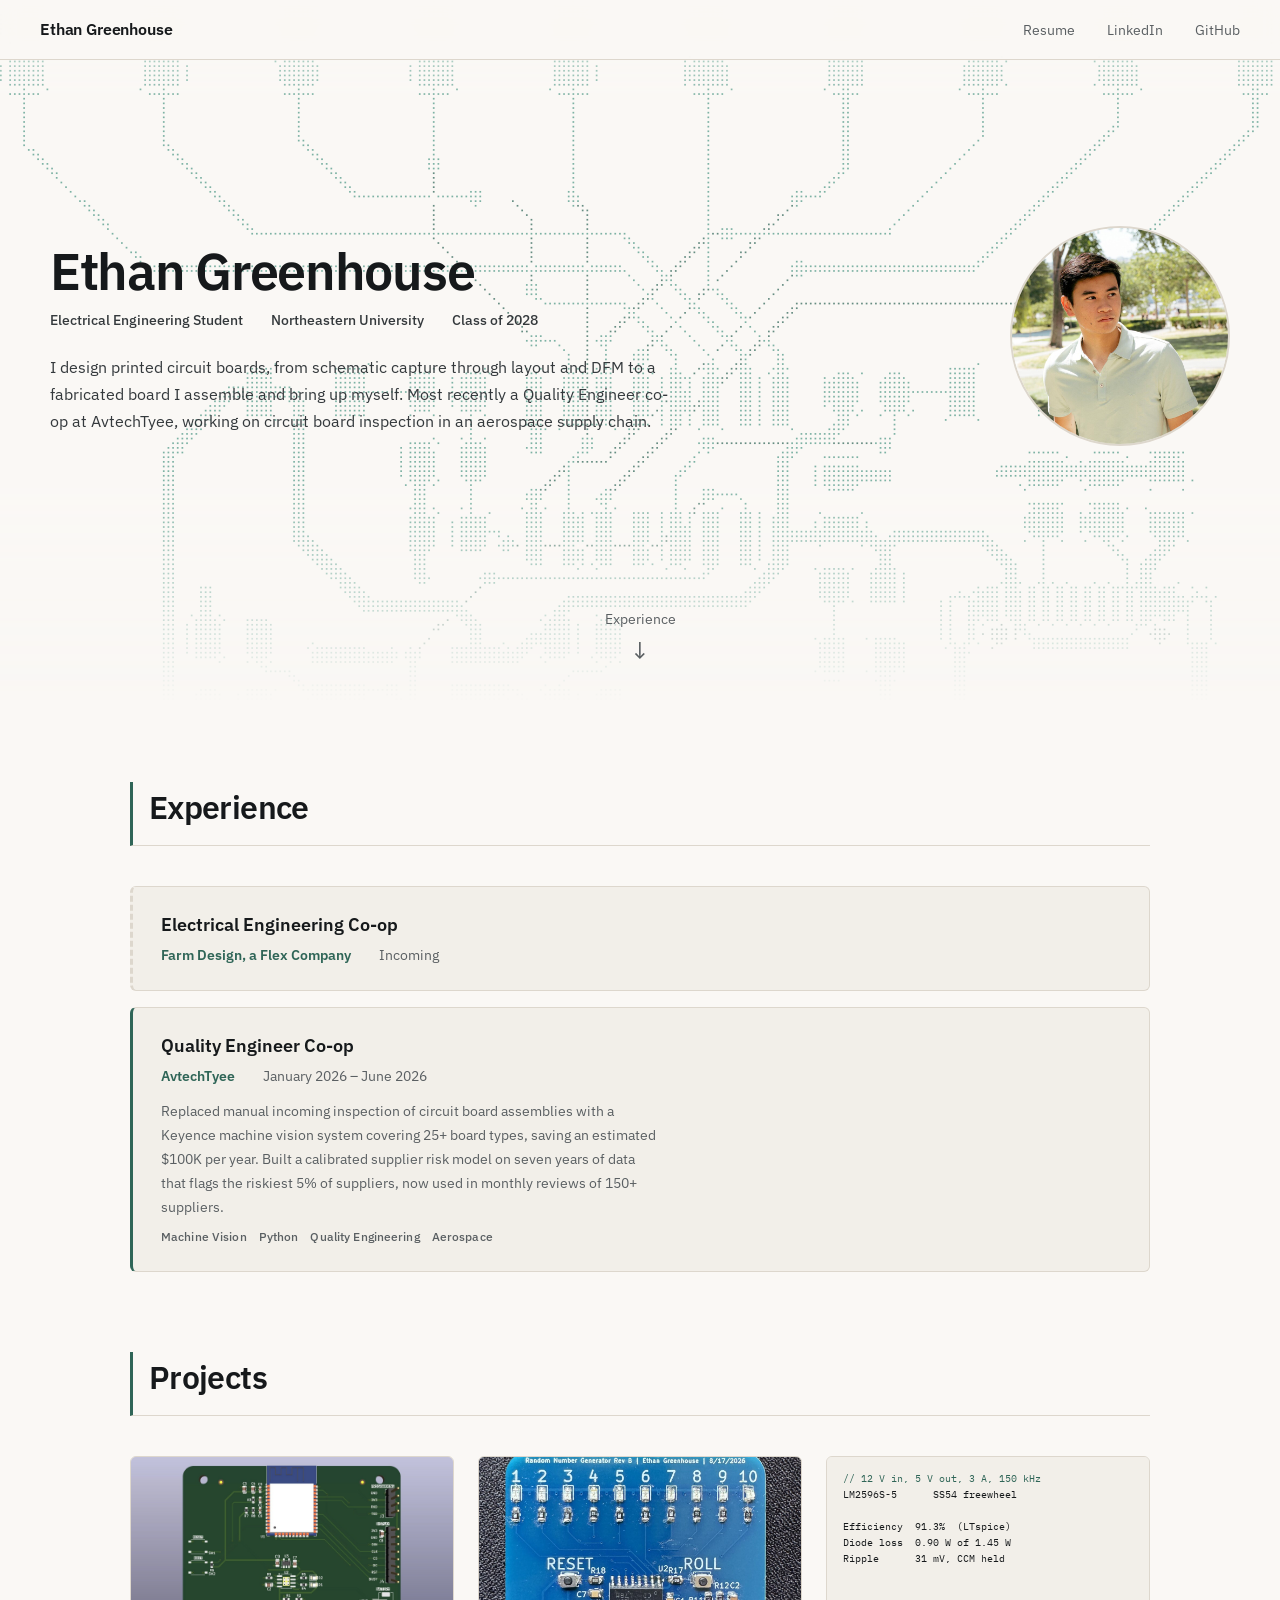
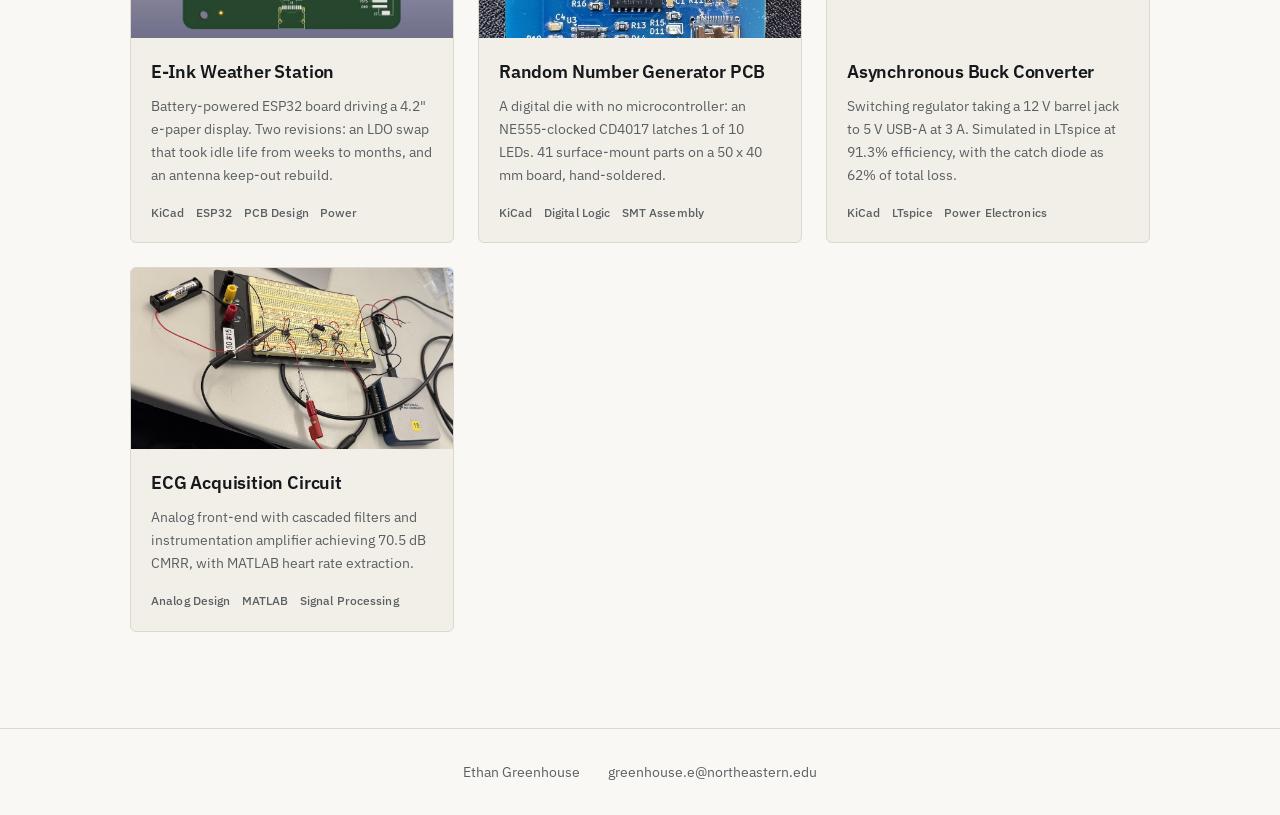
<file: index.html>
<!DOCTYPE html>
<html lang="en">
<head>
  <meta charset="UTF-8" />
  <meta name="viewport" content="width=device-width, initial-scale=1.0" />
  <title>Ethan Greenhouse - Electrical Engineering Portfolio</title>
  <meta name="description" content="Electrical Engineering student at Northeastern University. Portfolio of PCB design, power electronics, and analog circuit work." />
  <link rel="canonical" href="https://ethangreenhouse.com/" />

  <meta property="og:type" content="website" />
  <meta property="og:url" content="https://ethangreenhouse.com/" />
  <meta property="og:title" content="Ethan Greenhouse - Electrical Engineering Portfolio" />
  <meta property="og:description" content="Electrical Engineering student at Northeastern University. Portfolio of PCB design, power electronics, and analog circuit work." />
  <meta property="og:image" content="https://ethangreenhouse.com/images/og-image.png" />

  <meta name="twitter:card" content="summary_large_image" />
  <meta name="twitter:url" content="https://ethangreenhouse.com/" />
  <meta name="twitter:title" content="Ethan Greenhouse - Electrical Engineering Portfolio" />
  <meta name="twitter:description" content="Electrical Engineering student at Northeastern University. Portfolio of PCB design, power electronics, and analog circuit work." />
  <meta name="twitter:image" content="https://ethangreenhouse.com/images/og-image.png" />

  <link rel="icon" type="image/png" href="images/favicon.png" />
  <link rel="preconnect" href="https://fonts.googleapis.com" />
  <link rel="preconnect" href="https://fonts.gstatic.com" crossorigin />
  <link rel="stylesheet" href="https://fonts.googleapis.com/css2?family=IBM+Plex+Mono:wght@400;500&amp;family=IBM+Plex+Sans:wght@400;500;600;700&amp;display=swap" />
  <link rel="stylesheet" href="style.css" />

  <script type="application/ld+json">
  {
    "@context": "https://schema.org",
    "@type": "Person",
    "name": "Ethan Greenhouse",
    "url": "https://ethangreenhouse.com/",
    "image": "https://ethangreenhouse.com/images/profile.jpg",
    "jobTitle": "Electrical Engineering Student",
    "email": "greenhouse.e@northeastern.edu",
    "alumniOf": {
      "@type": "CollegeOrUniversity",
      "name": "Northeastern University"
    },
    "sameAs": [
      "https://www.linkedin.com/in/ethangreenhouse/",
      "https://github.com/EthanGreenhouse"
    ],
    "knowsAbout": [
      "PCB Design",
      "Schematic Capture",
      "PCB Layout",
      "Design for Manufacturability",
      "Analog Circuit Design",
      "Signal Processing",
      "Altium Designer",
      "KiCad",
      "LTspice",
      "SolidWorks",
      "AutoCAD",
      "C++",
      "Python",
      "MATLAB"
    ]
  }
  </script>
</head>
<body>

  <!-- NAV -->
  <nav>
    <span class="nav-name">Ethan Greenhouse</span>
    <ul>
      <li><a href="https://docs.google.com/document/d/1gsTAR54jjcMOcOAFtvFZfDNUDUgtQ1KB/edit?usp=sharing&ouid=106134167172094507117&rtpof=true&sd=true" target="_blank">Resume</a></li>
      <li><a href="https://www.linkedin.com/in/ethangreenhouse/" target="_blank">LinkedIn</a></li>
      <li><a href="https://github.com/EthanGreenhouse" target="_blank">GitHub</a></li>
    </ul>
  </nav>

  <!-- HERO -->
  <section id="hero">
    <div class="hero-bg" aria-hidden="true"><canvas></canvas></div>
    <div class="hero-content">
      <div class="hero-text">
        <h1>Ethan Greenhouse</h1>
        <p class="tagline meta-row"><span>Electrical Engineering Student</span><span>Northeastern University</span><span>Class of 2028</span></p>
        <p class="bio">
          I design printed circuit boards, from schematic capture through layout and DFM to a fabricated board I assemble and bring up myself. Most recently a Quality Engineer co-op at AvtechTyee, working on circuit board inspection in an aerospace supply chain.
        </p>
      </div>
      <div class="hero-photo">
        <img src="images/profile.jpg" alt="Ethan Greenhouse" />
      </div>
    </div>
    <a href="#experience" class="scroll-hint">
      <span>Experience</span>
      <span class="arrow" aria-hidden="true">↓</span>
    </a>
  </section>

  <!-- EXPERIENCE -->
  <section id="experience">
    <h2>Experience</h2>
    <div class="experience-card experience-card--upcoming">
      <div class="experience-role">Electrical Engineering Co-op</div>
      <div class="experience-meta meta-row">
        <span class="org">Farm Design, a Flex Company</span>
        <span>Incoming</span>
      </div>
    </div>

    <a href="projects/avtechtyee-coop.html" class="experience-card">
      <div class="experience-role">Quality Engineer Co-op</div>
      <div class="experience-meta meta-row"><span class="org">AvtechTyee</span><span>January 2026 – June 2026</span></div>
      <p class="experience-body">
        Replaced manual incoming inspection of circuit board assemblies with a Keyence machine vision
        system covering 25+ board types, saving an estimated $100K per year. Built a calibrated
        supplier risk model on seven years of data that flags the riskiest 5% of suppliers, now used
        in monthly reviews of 150+ suppliers.
      </p>
      <ul class="tags">
        <li>Machine Vision</li>
        <li>Python</li>
        <li>Quality Engineering</li>
        <li>Aerospace</li>
      </ul>
    </a>
  </section>

  <!-- PROJECTS -->
  <section id="projects">
    <h2>Projects</h2>
    <div class="project-grid">

      <a href="projects/eink-weather-station.html" class="card">
        <div class="card-thumb">
          <img src="images/weather-render-card.jpg" alt="3D render of the Rev B.2 weather station board" />
        </div>
        <div class="card-body">
          <h3>E-Ink Weather Station</h3>
          <p>Battery-powered ESP32 board driving a 4.2" e-paper display. Two revisions: an LDO swap that took idle life from weeks to months, and an antenna keep-out rebuild.</p>
          <ul class="tags">
            <li>KiCad</li>
            <li>ESP32</li>
            <li>PCB Design</li>
            <li>Power</li>
          </ul>
        </div>
      </a>

      <a href="projects/rng-pcb.html" class="card">
        <div class="card-thumb">
          <img src="images/rng-assembled.jpg" alt="Assembled Rev B random number generator board" style="object-position: center 35%;" />
        </div>
        <div class="card-body">
          <h3>Random Number Generator PCB</h3>
          <p>A digital die with no microcontroller: an NE555-clocked CD4017 latches 1 of 10 LEDs. 41 surface-mount parts on a 50 x 40 mm board, hand-soldered.</p>
          <ul class="tags">
            <li>KiCad</li>
            <li>Digital Logic</li>
            <li>SMT Assembly</li>
          </ul>
        </div>
      </a>

      <a href="projects/buck-converter.html" class="card">
        <div class="card-thumb card-thumb-code">
<pre><span class="cc">// 12 V in, 5 V out, 3 A, 150 kHz</span>
LM2596S-5      SS54 freewheel

Efficiency  91.3%  (LTspice)
Diode loss  0.90 W of 1.45 W
Ripple      31 mV, CCM held</pre>
        </div>
        <div class="card-body">
          <h3>Asynchronous Buck Converter</h3>
          <p>Switching regulator taking a 12 V barrel jack to 5 V USB-A at 3 A. Simulated in LTspice at 91.3% efficiency, with the catch diode as 62% of total loss.</p>
          <ul class="tags">
            <li>KiCad</li>
            <li>LTspice</li>
            <li>Power Electronics</li>
          </ul>
        </div>
      </a>

      <a href="projects/ecg-signal-processing.html" class="card">
        <div class="card-thumb">
          <img src="images/ecg-breadboard.jpg" alt="ECG breadboard circuit" />
        </div>
        <div class="card-body">
          <h3>ECG Acquisition Circuit</h3>
          <p>Analog front-end with cascaded filters and instrumentation amplifier achieving 70.5 dB CMRR, with MATLAB heart rate extraction.</p>
          <ul class="tags">
            <li>Analog Design</li>
            <li>MATLAB</li>
            <li>Signal Processing</li>
          </ul>
        </div>
      </a>

    </div>
  </section>

  <!-- FOOTER -->
  <footer>
    <p class="meta-row"><span>Ethan Greenhouse</span><a href="mailto:greenhouse.e@northeastern.edu">greenhouse.e@northeastern.edu</a></p>
  </footer>

  <script src="circuit.js" defer></script>
</body>
</html>
</file>
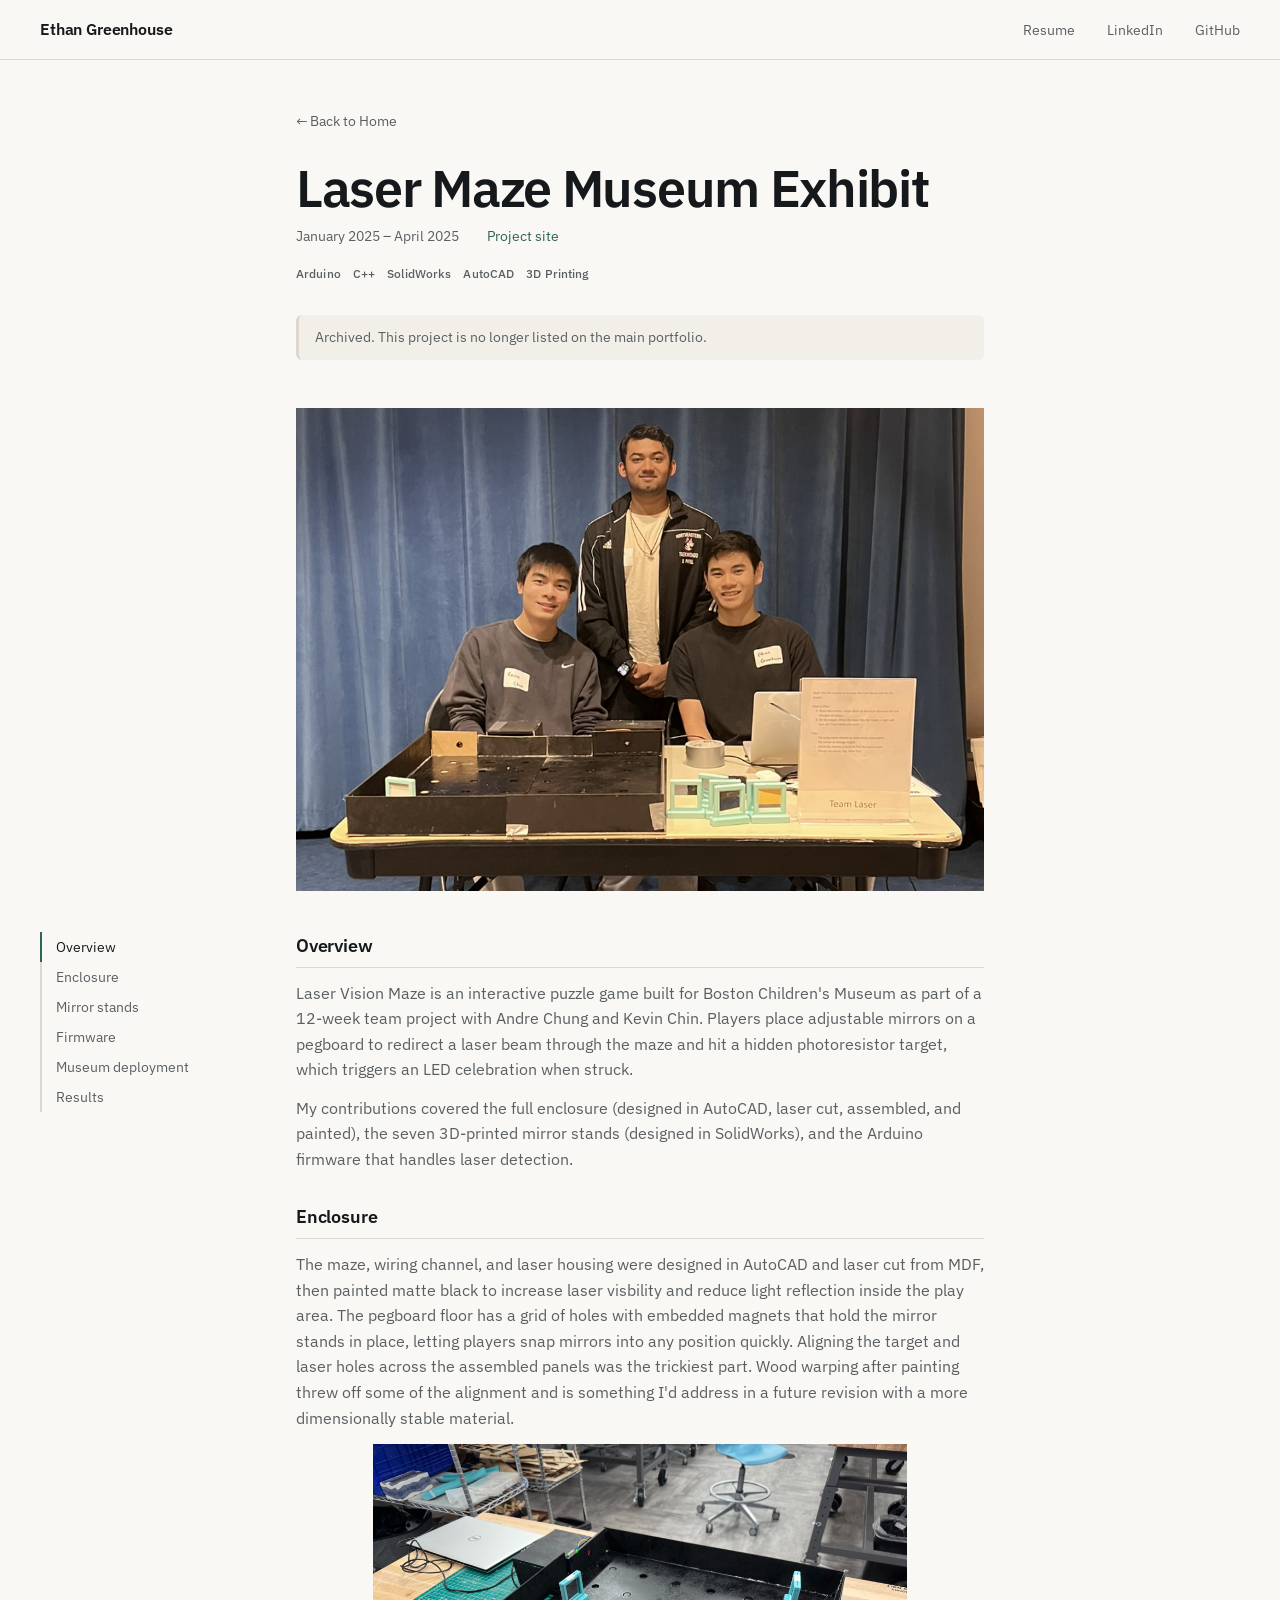
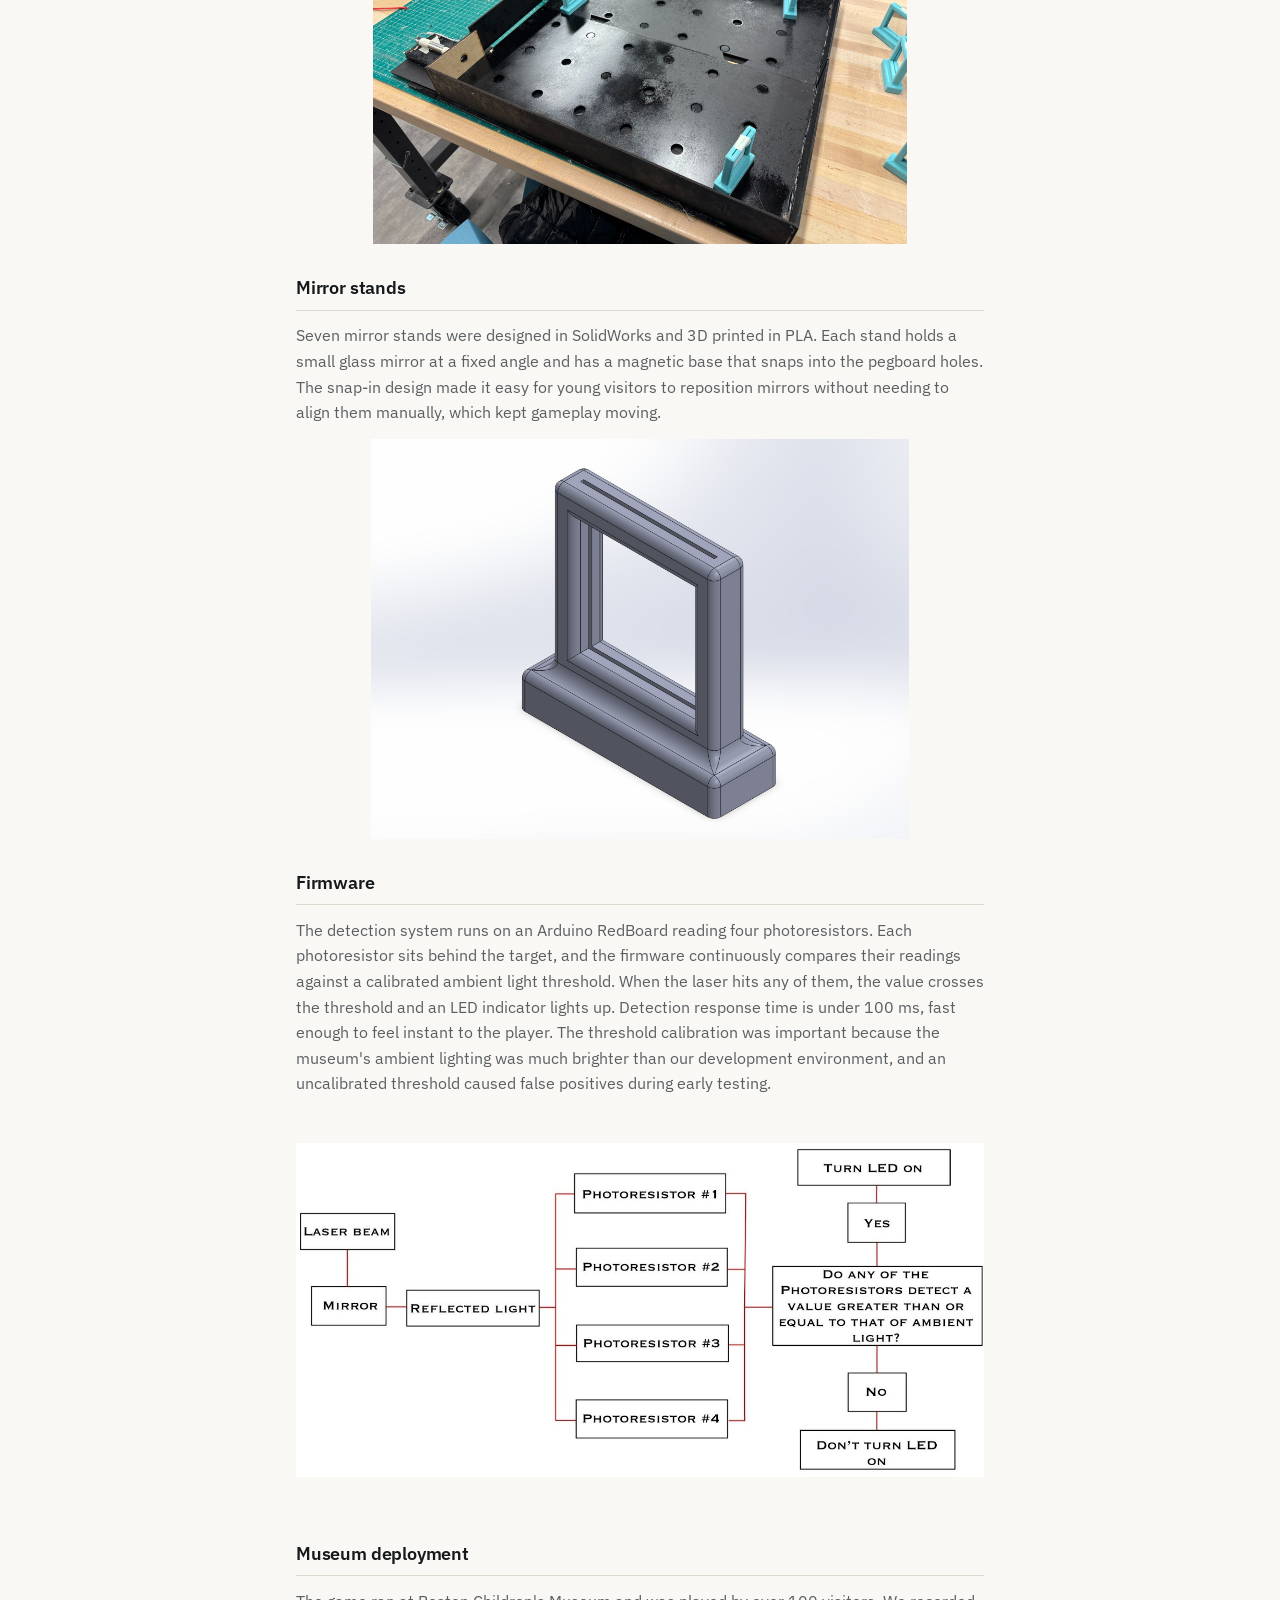
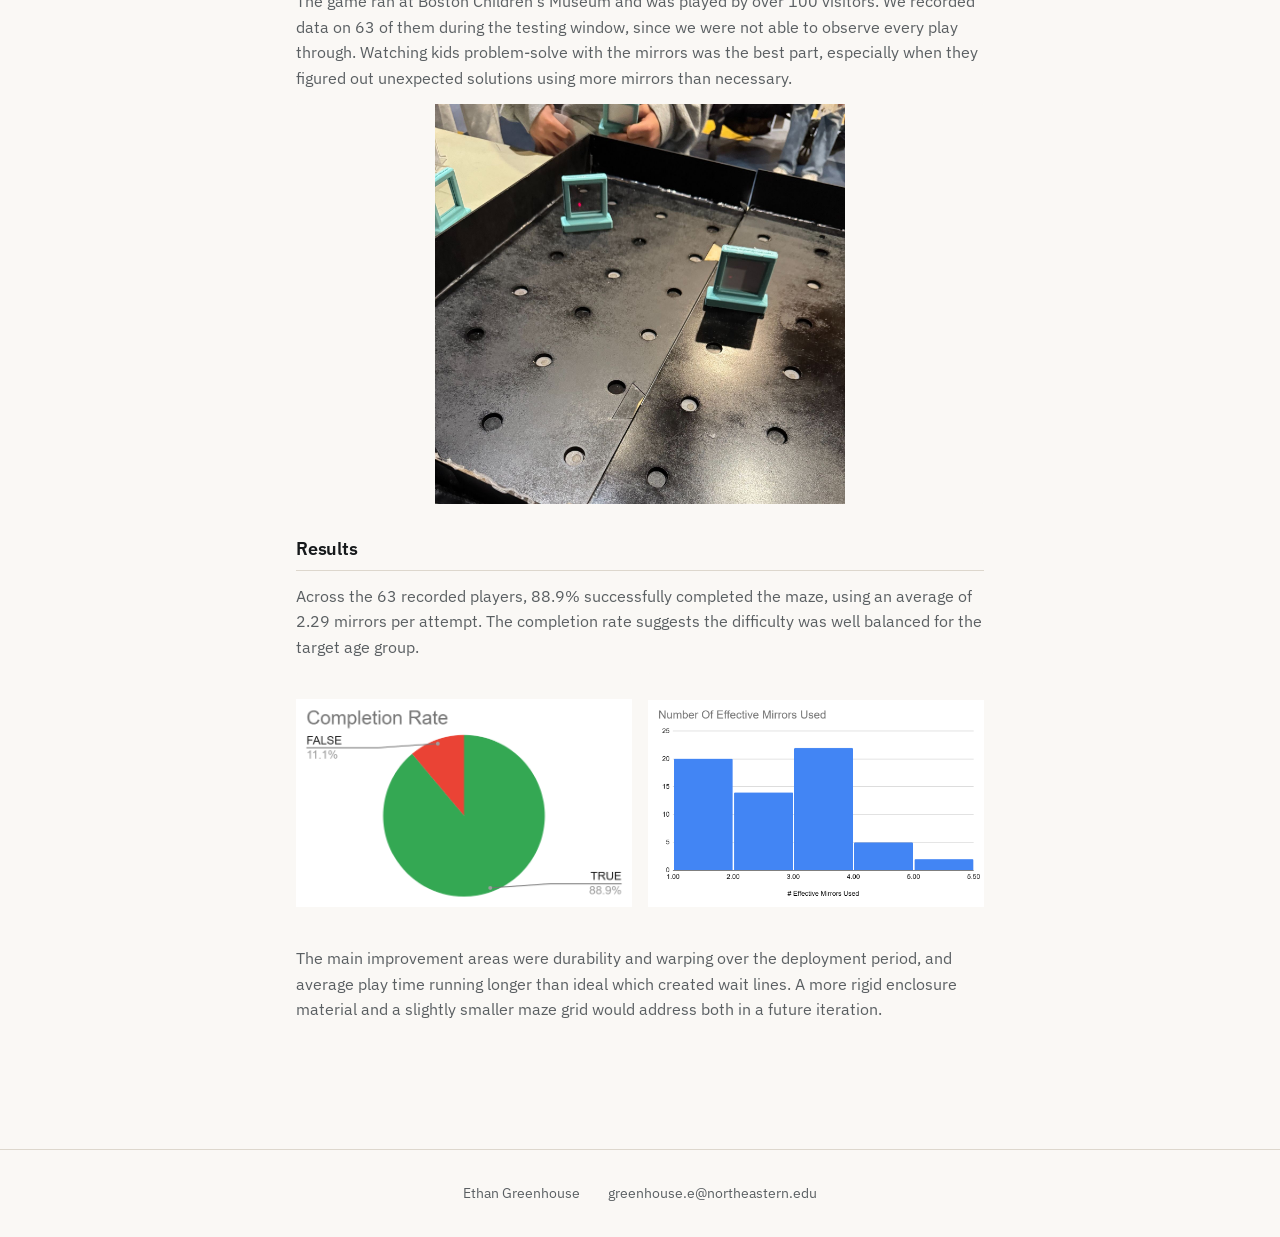
<file: archive/laser-maze.html>
<!DOCTYPE html>
<html lang="en">
<head>
  <meta charset="UTF-8" />
  <meta name="robots" content="noindex, nofollow" />
  <meta name="viewport" content="width=device-width, initial-scale=1.0" />
  <title>Ethan Greenhouse - Laser Maze Museum Exhibit</title>
  <meta name="description" content="Interactive laser puzzle game built for Boston Children's Museum, combining Arduino firmware, 3D-printed hardware, and a custom enclosure." />
  <link rel="canonical" href="https://ethangreenhouse.com/archive/laser-maze.html" />

  <meta property="og:type" content="website" />
  <meta property="og:url" content="https://ethangreenhouse.com/archive/laser-maze.html" />
  <meta property="og:title" content="Laser Maze Museum Exhibit - Ethan Greenhouse" />
  <meta property="og:description" content="Interactive laser puzzle game built for Boston Children's Museum, combining Arduino firmware, 3D-printed hardware, and a custom enclosure." />
  <meta property="og:image" content="https://ethangreenhouse.com/images/og-image.png" />

  <meta name="twitter:card" content="summary_large_image" />
  <meta name="twitter:title" content="Laser Maze Museum Exhibit - Ethan Greenhouse" />
  <meta name="twitter:description" content="Interactive laser puzzle game built for Boston Children's Museum, combining Arduino firmware, 3D-printed hardware, and a custom enclosure." />
  <meta name="twitter:image" content="https://ethangreenhouse.com/images/og-image.png" />

  <link rel="icon" type="image/png" href="../images/favicon.png" />
  <link rel="preconnect" href="https://fonts.googleapis.com" />
  <link rel="preconnect" href="https://fonts.gstatic.com" crossorigin />
  <link rel="stylesheet" href="https://fonts.googleapis.com/css2?family=IBM+Plex+Mono:wght@400;500&amp;family=IBM+Plex+Sans:wght@400;500;600;700&amp;display=swap" />
  <link rel="stylesheet" href="../style.css" />
  <link rel="stylesheet" href="../project.css" />
</head>
<body>

  <nav>
    <a href="../index.html" class="nav-name">Ethan Greenhouse</a>
    <ul>
      <li><a href="https://docs.google.com/document/d/1gsTAR54jjcMOcOAFtvFZfDNUDUgtQ1KB/edit?usp=sharing&ouid=106134167172094507117&rtpof=true&sd=true" target="_blank">Resume</a></li>
      <li><a href="https://www.linkedin.com/in/ethangreenhouse/" target="_blank">LinkedIn</a></li>
      <li><a href="https://github.com/EthanGreenhouse" target="_blank">GitHub</a></li>
    </ul>
  </nav>

  <main class="project-page">
    <aside class="project-rail" aria-label="Sections"></aside>

    <div class="project-body">

    <a href="../index.html" class="back-link">← Back to Home</a>

    <header class="project-header">
      <h1>Laser Maze Museum Exhibit</h1>
      <p class="project-date meta-row"><span>January 2025 – April 2025</span><a href="https://sites.google.com/view/lasermaze/home" target="_blank">Project site</a></p>
      <ul class="tags">
        <li>Arduino</li>
        <li>C++</li>
        <li>SolidWorks</li>
        <li>AutoCAD</li>
        <li>3D Printing</li>
      </ul>
    </header>

    <p class="archive-note">
      Archived. This project is no longer listed on the main portfolio.
    </p>

    <div class="project-hero-img">
      <a href="../images/laser-maze-team.jpg" target="_blank">
        <img src="../images/laser-maze-team.jpg" alt="Team Laser at the Boston Children's Museum" />
      </a>
    </div>

    <section class="project-section">
      <h2>Overview</h2>
      <p>
        Laser Vision Maze is an interactive puzzle game built for Boston Children's Museum as part of
        a 12-week team project with Andre Chung and Kevin Chin. Players place adjustable mirrors on
        a pegboard to redirect a laser beam through the maze and hit a hidden photoresistor target,
        which triggers an LED celebration when struck.
      </p>
      <p>
        My contributions covered the full enclosure (designed in AutoCAD, laser cut, assembled, and
        painted), the seven 3D-printed mirror stands (designed in SolidWorks), and the Arduino firmware
        that handles laser detection.
      </p>
    </section>

    <section class="project-section">
      <h2>Enclosure</h2>
      <p>
        The maze, wiring channel, and laser housing were designed in AutoCAD and laser cut from MDF,
        then painted matte black to increase laser visbility and reduce light reflection inside the play area. The pegboard floor
        has a grid of holes with embedded magnets that hold the mirror stands in place, letting players
        snap mirrors into any position quickly. Aligning the target and laser holes across the assembled
        panels was the trickiest part. Wood warping after painting threw off some of the alignment and
        is something I'd address in a future revision with a more dimensionally stable material.
      </p>
      <div class="project-img">
        <a href="../images/laser-maze-enclosure.jpg" target="_blank">
          <img src="../images/laser-maze-enclosure.jpg" alt="Laser-cut MDF maze enclosure painted matte black" />
        </a>
      </div>
    </section>

    <section class="project-section">
      <h2>Mirror stands</h2>
      <p>
        Seven mirror stands were designed in SolidWorks and 3D printed in PLA. Each stand holds a small
        glass mirror at a fixed angle and has a magnetic base that snaps into the pegboard holes. The
        snap-in design made it easy for young visitors to reposition mirrors without needing to align
        them manually, which kept gameplay moving.
      </p>
      <div class="project-img">
        <a href="../images/laser-maze-solidworks.jpg" target="_blank">
          <img src="../images/laser-maze-solidworks.jpg" alt="SolidWorks model of the 3D-printed mirror stand" />
        </a>
      </div>
    </section>

    <section class="project-section">
      <h2>Firmware</h2>
      <p>
        The detection system runs on an Arduino RedBoard reading four photoresistors. Each photoresistor
        sits behind the target, and the firmware continuously compares their readings against a calibrated
        ambient light threshold. When the laser hits any of them, the value crosses the threshold and an
        LED indicator lights up. Detection response time is under 100 ms, fast enough to feel instant to
        the player. The threshold calibration was important because the museum's ambient lighting was
        much brighter than our development environment, and an uncalibrated threshold caused false
        positives during early testing.
      </p>
      <div class="project-img">
        <a href="../images/laser-maze-flowchart.jpg" target="_blank">
          <img src="../images/laser-maze-flowchart.jpg" alt="Detection logic flowchart" />
        </a>
      </div>
    </section>

    <section class="project-section">
      <h2>Museum deployment</h2>
      <p>
        The game ran at Boston Children's Museum and was played by over 100 visitors. We recorded
        data on 63 of them during the testing window, since we were not able to observe every play
        through.
        Watching kids problem-solve with the mirrors was the best part, especially when they figured
        out unexpected solutions using more mirrors than necessary.
      </p>
      <div class="project-img">
        <a href="../images/laser-maze-gameplay.jpg" target="_blank">
          <img src="../images/laser-maze-gameplay.jpg" alt="Mirror stands and laser beam on the maze board" />
        </a>
      </div>
    </section>

    <section class="project-section">
      <h2>Results</h2>
      <p>
        Across the 63 recorded players, 88.9% successfully completed the maze, using an average of
        2.29 mirrors per attempt. The completion rate suggests the difficulty was well balanced for the target age group.
      </p>
      <div class="project-img-row">
        <div class="project-img">
          <a href="../images/laser-maze-completion.jpg" target="_blank">
            <img src="../images/laser-maze-completion.jpg" alt="Completion rate pie chart: 88.9% successful" />
          </a>
        </div>
        <div class="project-img">
          <a href="../images/laser-maze-mirrors.jpg" target="_blank">
            <img src="../images/laser-maze-mirrors.jpg" alt="Distribution of effective mirrors used per attempt" />
          </a>
        </div>
      </div>
      <p>
        The main improvement areas were durability and warping over the deployment period, and average
        play time running longer than ideal which created wait lines. A more rigid enclosure material
        and a slightly smaller maze grid would address both in a future iteration.
      </p>
    </section>
    </div>
  </main>

  <footer>
    <p class="meta-row"><span>Ethan Greenhouse</span><a href="mailto:greenhouse.e@northeastern.edu">greenhouse.e@northeastern.edu</a></p>
  </footer>

  <script src="../page.js" defer></script>
</body>
</html>
</file>
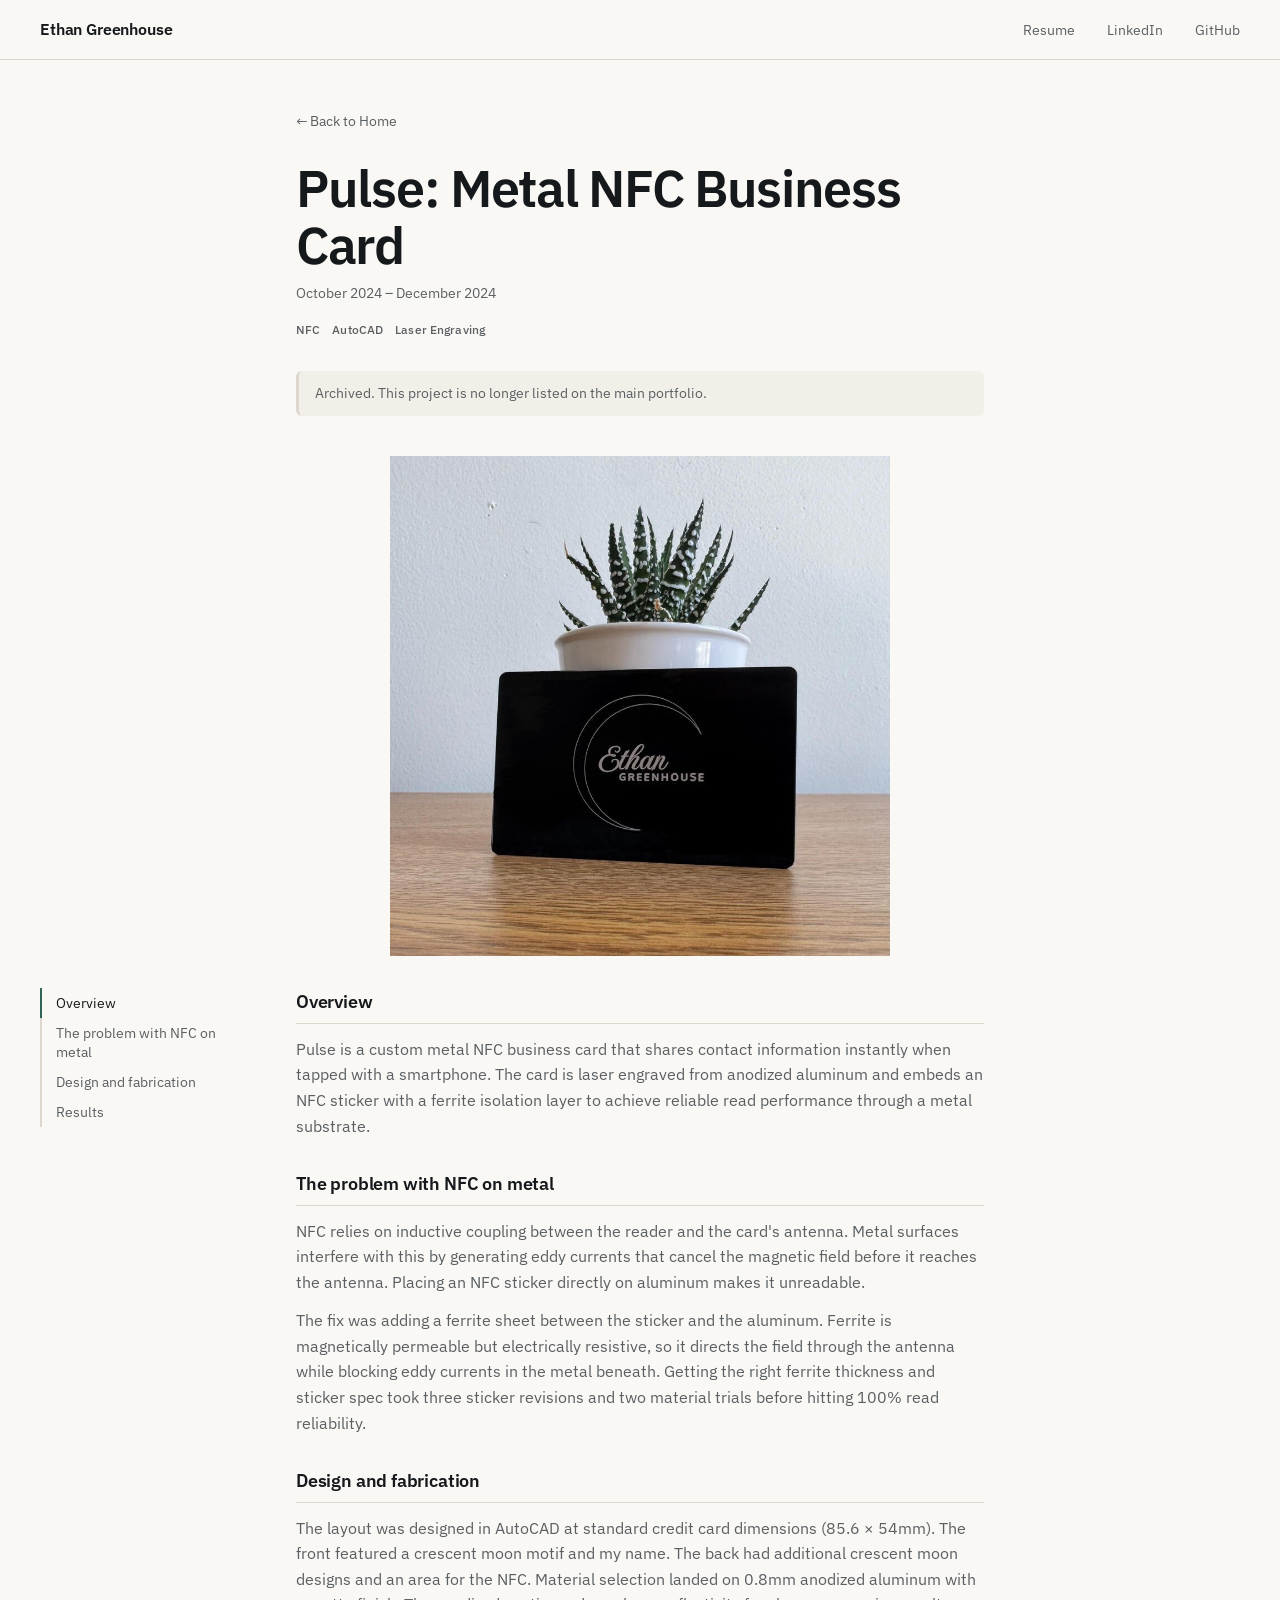
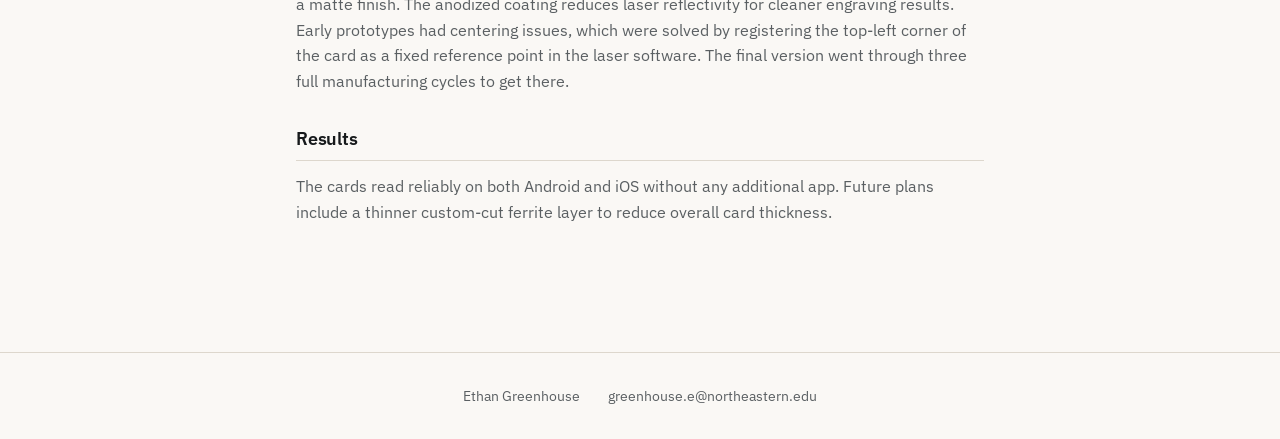
<file: archive/pulse-nfc.html>
<!DOCTYPE html>
<html lang="en">
<head>
  <meta charset="UTF-8" />
  <meta name="robots" content="noindex, nofollow" />
  <meta name="viewport" content="width=device-width, initial-scale=1.0" />
  <title>Ethan Greenhouse - Pulse: Metal NFC Business Card</title>
  <meta name="description" content="Custom aluminum NFC business cards with laser engraving and a ferrite layer achieving 100% read reliability despite metal interference." />
  <link rel="canonical" href="https://ethangreenhouse.com/archive/pulse-nfc.html" />

  <meta property="og:type" content="website" />
  <meta property="og:url" content="https://ethangreenhouse.com/archive/pulse-nfc.html" />
  <meta property="og:title" content="Pulse: Metal NFC Business Card - Ethan Greenhouse" />
  <meta property="og:description" content="Custom aluminum NFC business cards with laser engraving and a ferrite layer achieving 100% read reliability despite metal interference." />
  <meta property="og:image" content="https://ethangreenhouse.com/images/og-image.png" />

  <meta name="twitter:card" content="summary_large_image" />
  <meta name="twitter:title" content="Pulse: Metal NFC Business Card - Ethan Greenhouse" />
  <meta name="twitter:description" content="Custom aluminum NFC business cards with laser engraving and a ferrite layer achieving 100% read reliability despite metal interference." />
  <meta name="twitter:image" content="https://ethangreenhouse.com/images/og-image.png" />

  <link rel="icon" type="image/png" href="../images/favicon.png" />
  <link rel="preconnect" href="https://fonts.googleapis.com" />
  <link rel="preconnect" href="https://fonts.gstatic.com" crossorigin />
  <link rel="stylesheet" href="https://fonts.googleapis.com/css2?family=IBM+Plex+Mono:wght@400;500&amp;family=IBM+Plex+Sans:wght@400;500;600;700&amp;display=swap" />
  <link rel="stylesheet" href="../style.css" />
  <link rel="stylesheet" href="../project.css" />
</head>
<body>

  <nav>
    <a href="../index.html" class="nav-name">Ethan Greenhouse</a>
    <ul>
      <li><a href="https://docs.google.com/document/d/1gsTAR54jjcMOcOAFtvFZfDNUDUgtQ1KB/edit?usp=sharing&ouid=106134167172094507117&rtpof=true&sd=true" target="_blank">Resume</a></li>
      <li><a href="https://www.linkedin.com/in/ethangreenhouse/" target="_blank">LinkedIn</a></li>
      <li><a href="https://github.com/EthanGreenhouse" target="_blank">GitHub</a></li>
    </ul>
  </nav>

  <main class="project-page">
    <aside class="project-rail" aria-label="Sections"></aside>

    <div class="project-body">

    <a href="../index.html" class="back-link">← Back to Home</a>

    <header class="project-header">
      <h1>Pulse: Metal NFC Business Card</h1>
      <p class="project-date meta-row"><span>October 2024 – December 2024</span></p>
      <ul class="tags">
        <li>NFC</li>
        <li>AutoCAD</li>
        <li>Laser Engraving</li>
      </ul>
    </header>

    <p class="archive-note">
      Archived. This project is no longer listed on the main portfolio.
    </p>

    <div class="project-hero-img">
      <a href="../images/pulse-hero.jpg" target="_blank">
        <img src="../images/pulse-hero.jpg" alt="Pulse metal NFC business card" />
      </a>
    </div>

    <section class="project-section">
      <h2>Overview</h2>
      <p>
        Pulse is a custom metal NFC business card that shares contact information instantly when tapped
        with a smartphone. The card is laser engraved from anodized aluminum and embeds
        an NFC sticker with a ferrite isolation layer to achieve reliable read performance through a
        metal substrate.
      </p>
    </section>

    <section class="project-section">
      <h2>The problem with NFC on metal</h2>
      <p>
        NFC relies on inductive coupling between the reader and the card's antenna. Metal surfaces
        interfere with this by generating eddy currents that cancel the magnetic field before it reaches
        the antenna. Placing an NFC sticker directly on aluminum makes it unreadable.
      </p>
      <p>
        The fix was adding a ferrite sheet between the sticker and the aluminum. Ferrite is magnetically
        permeable but electrically resistive, so it directs the field through the antenna while blocking
        eddy currents in the metal beneath. Getting the right ferrite thickness and sticker spec took
        three sticker revisions and two material trials before hitting 100% read reliability.
      </p>
    </section>

    <section class="project-section">
      <h2>Design and fabrication</h2>
      <p>
        The layout was designed in AutoCAD at standard credit card dimensions (85.6 × 54mm). The front featured
        a crescent moon motif and my name. The back had additional crescent moon designs and an area for the NFC.
        Material selection landed on 0.8mm anodized aluminum with a matte finish. The anodized coating reduces 
        laser reflectivity for cleaner engraving results. Early prototypes had centering issues, which were solved
        by registering the top-left corner of the card as a fixed reference point in the laser software. The final 
        version went through three full manufacturing cycles to get there.
      </p>
    </section>

    <section class="project-section">
      <h2>Results</h2>
      <p>
        The cards read reliably on both Android and iOS without any additional app. Future plans include a 
        thinner custom-cut ferrite layer to reduce overall card thickness.
      </p>
    </section>
    </div>
  </main>

  <footer>
    <p class="meta-row"><span>Ethan Greenhouse</span><a href="mailto:greenhouse.e@northeastern.edu">greenhouse.e@northeastern.edu</a></p>
  </footer>

  <script src="../page.js" defer></script>
</body>
</html>
</file>
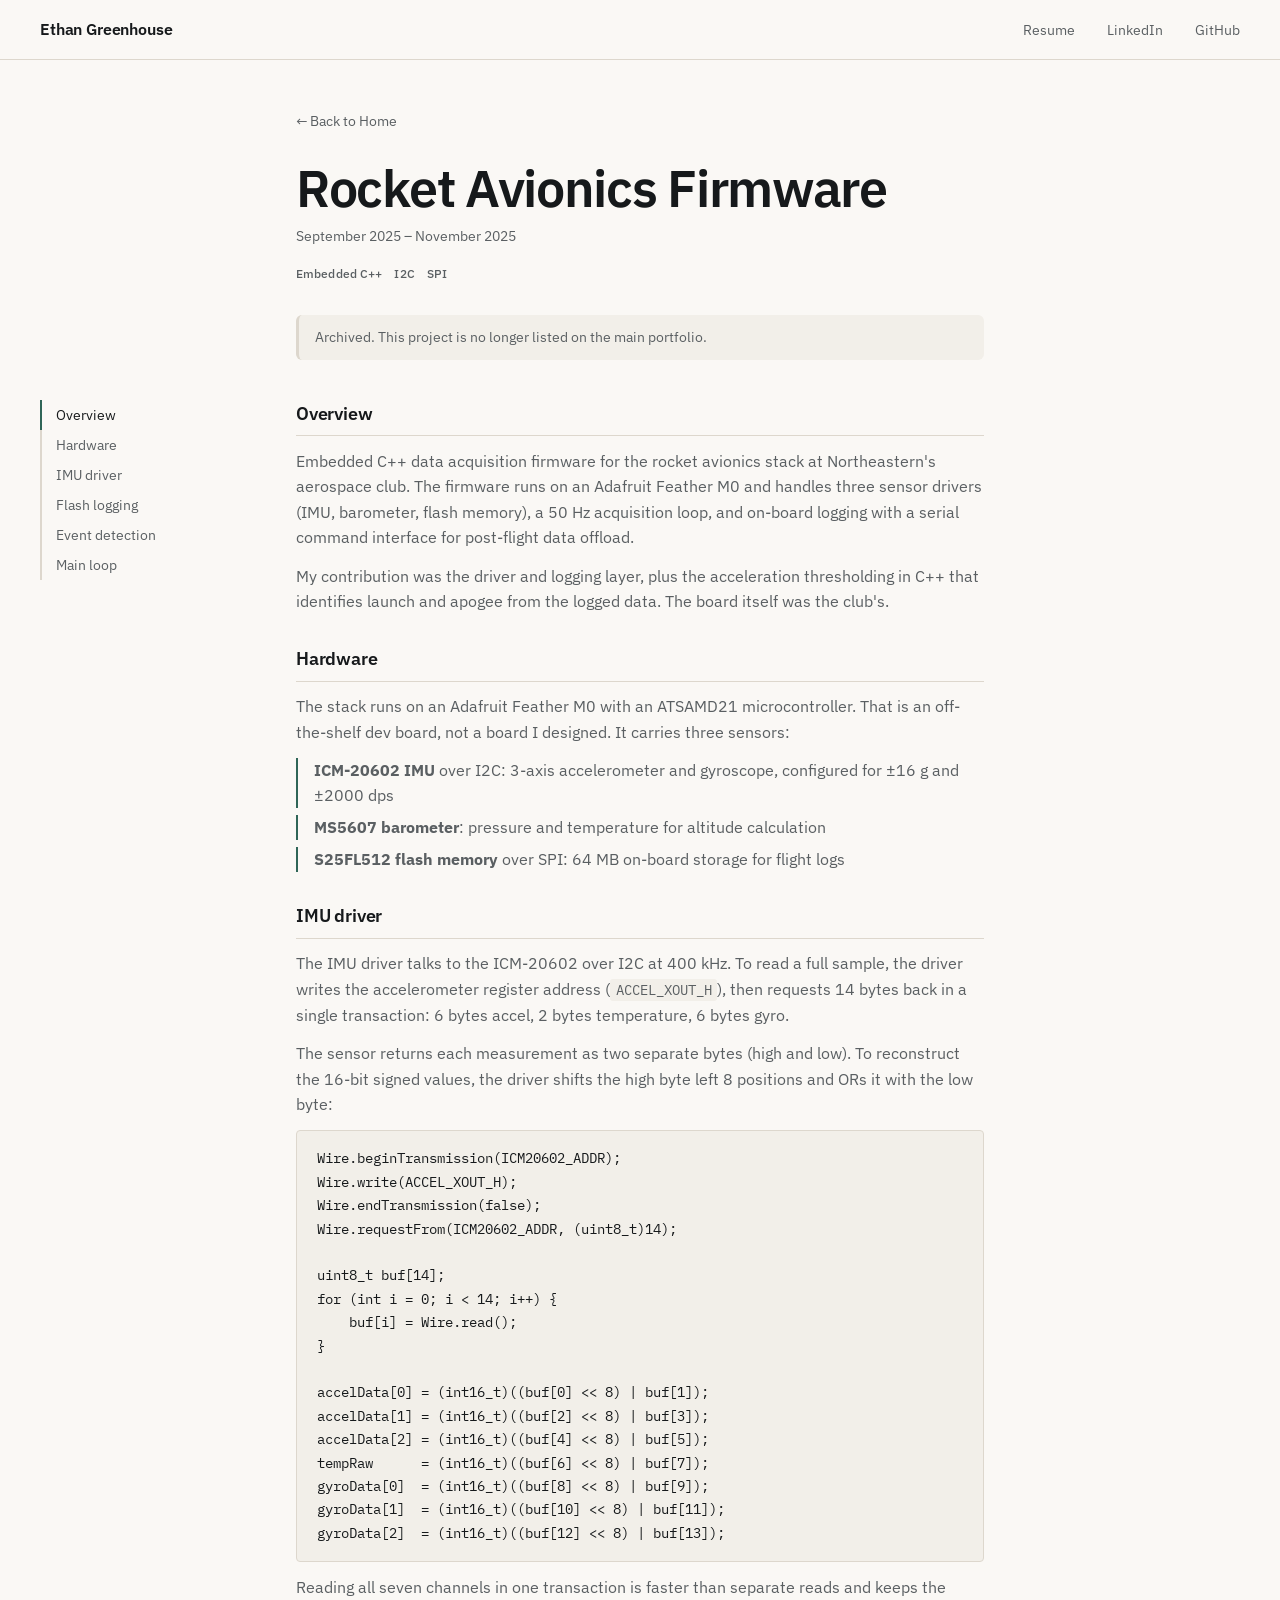
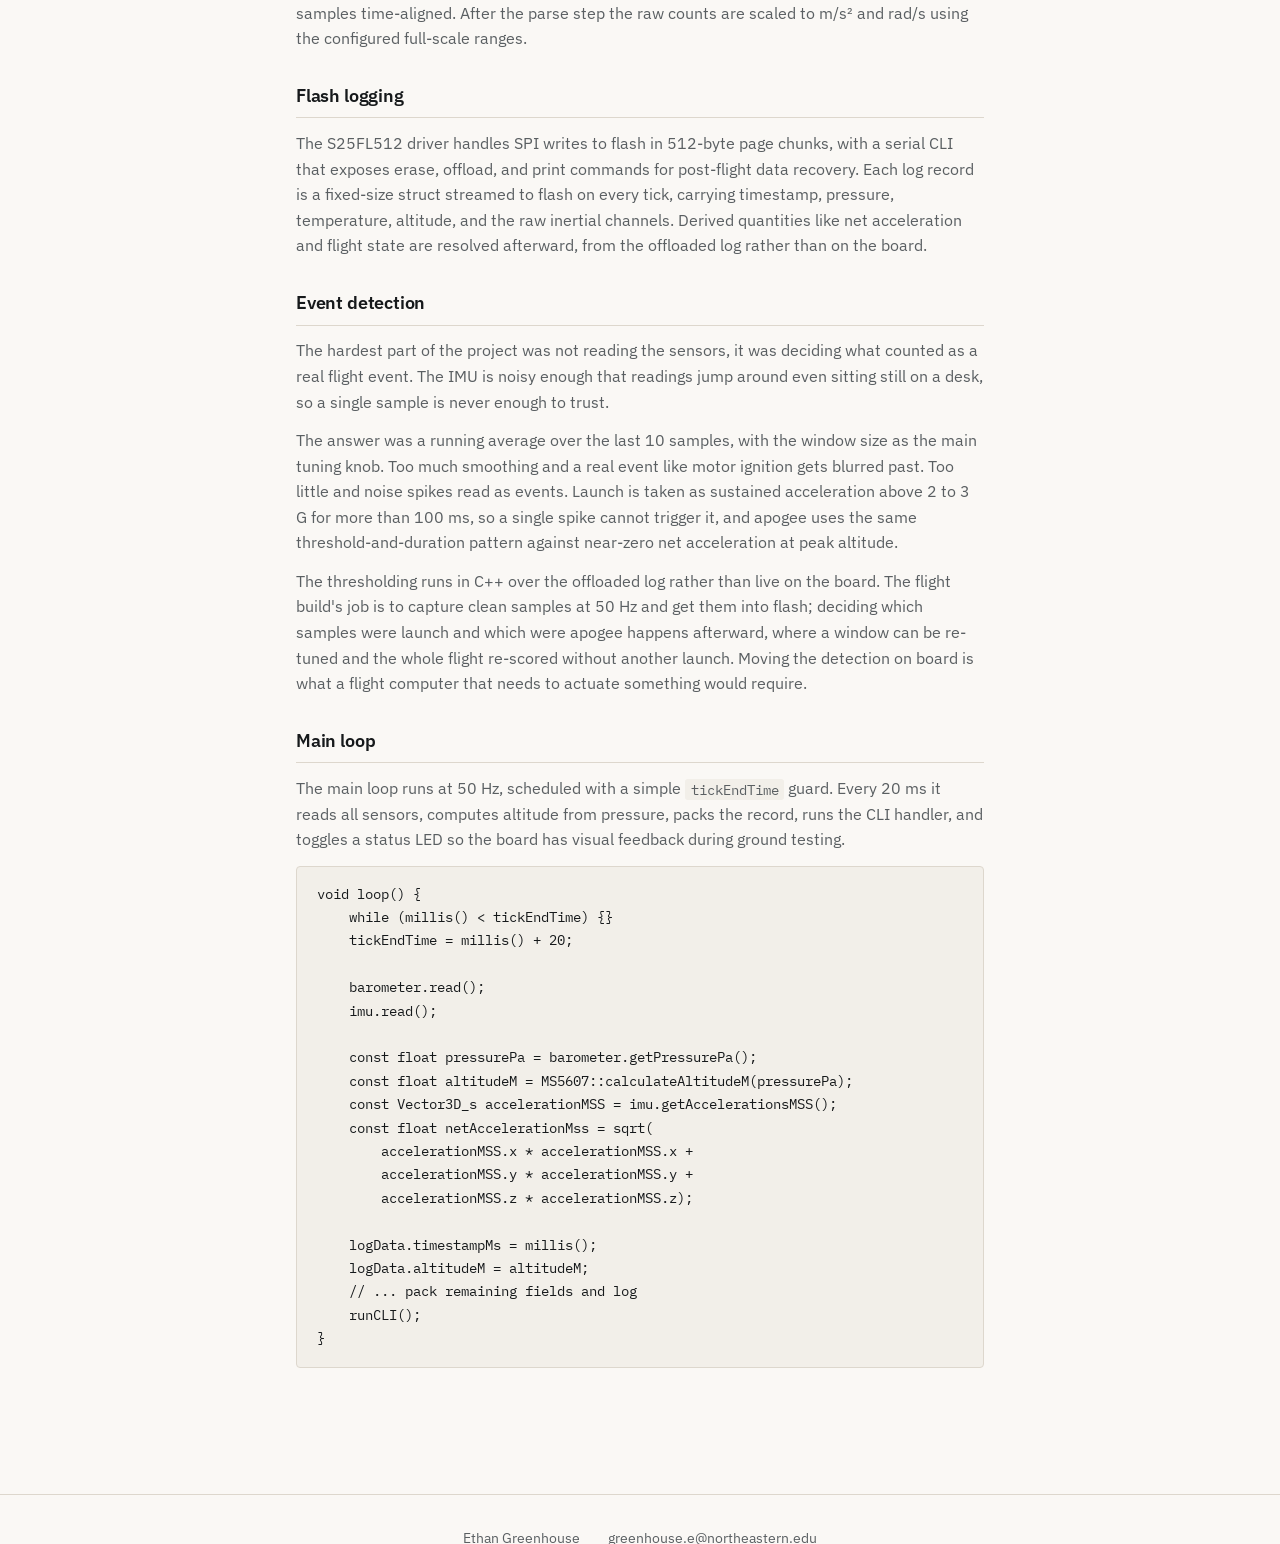
<file: archive/rocket-avionics.html>
<!DOCTYPE html>
<html lang="en">
<head>
  <meta charset="UTF-8" />
  <meta name="robots" content="noindex, nofollow" />
  <meta name="viewport" content="width=device-width, initial-scale=1.0" />
  <title>Ethan Greenhouse - Rocket Avionics Firmware</title>
  <meta name="description" content="Embedded C++ data acquisition firmware for a university aerospace club, with I2C IMU, barometer, and SPI flash drivers on an Adafruit Feather M0." />
  <link rel="canonical" href="https://ethangreenhouse.com/archive/rocket-avionics.html" />

  <meta property="og:type" content="website" />
  <meta property="og:url" content="https://ethangreenhouse.com/archive/rocket-avionics.html" />
  <meta property="og:title" content="Rocket Avionics Firmware - Ethan Greenhouse" />
  <meta property="og:description" content="Embedded C++ data acquisition firmware for a university aerospace club, with I2C IMU, barometer, and SPI flash drivers on an Adafruit Feather M0." />
  <meta property="og:image" content="https://ethangreenhouse.com/images/og-image.png" />

  <meta name="twitter:card" content="summary_large_image" />
  <meta name="twitter:title" content="Rocket Avionics Firmware - Ethan Greenhouse" />
  <meta name="twitter:description" content="Embedded C++ data acquisition firmware for a university aerospace club, with I2C IMU, barometer, and SPI flash drivers on an Adafruit Feather M0." />
  <meta name="twitter:image" content="https://ethangreenhouse.com/images/og-image.png" />

  <link rel="icon" type="image/png" href="../images/favicon.png" />
  <link rel="preconnect" href="https://fonts.googleapis.com" />
  <link rel="preconnect" href="https://fonts.gstatic.com" crossorigin />
  <link rel="stylesheet" href="https://fonts.googleapis.com/css2?family=IBM+Plex+Mono:wght@400;500&amp;family=IBM+Plex+Sans:wght@400;500;600;700&amp;display=swap" />
  <link rel="stylesheet" href="../style.css" />
  <link rel="stylesheet" href="../project.css" />
</head>
<body>

  <nav>
    <a href="../index.html" class="nav-name">Ethan Greenhouse</a>
    <ul>
      <li><a href="https://docs.google.com/document/d/1gsTAR54jjcMOcOAFtvFZfDNUDUgtQ1KB/edit?usp=sharing&ouid=106134167172094507117&rtpof=true&sd=true" target="_blank">Resume</a></li>
      <li><a href="https://www.linkedin.com/in/ethangreenhouse/" target="_blank">LinkedIn</a></li>
      <li><a href="https://github.com/EthanGreenhouse" target="_blank">GitHub</a></li>
    </ul>
  </nav>

  <main class="project-page">
    <aside class="project-rail" aria-label="Sections"></aside>

    <div class="project-body">

    <a href="../index.html" class="back-link">← Back to Home</a>

    <header class="project-header">
      <h1>Rocket Avionics Firmware</h1>
      <p class="project-date meta-row"><span>September 2025 – November 2025</span></p>
      <ul class="tags">
        <li>Embedded C++</li>
        <li>I2C</li>
        <li>SPI</li>
      </ul>
    </header>

    <p class="archive-note">
      Archived. This project is no longer listed on the main portfolio.
    </p>

    <section class="project-section">
      <h2>Overview</h2>
      <p>
        Embedded C++ data acquisition firmware for the rocket avionics stack at Northeastern's
        aerospace club. The firmware runs on an Adafruit Feather M0 and handles three sensor
        drivers (IMU, barometer, flash memory), a 50 Hz acquisition loop, and on-board logging with
        a serial command interface for post-flight data offload.
      </p>
      <p>
        My contribution was the driver and logging layer, plus the acceleration thresholding in C++
        that identifies launch and apogee from the logged data. The board itself was the club's.
      </p>
    </section>

    <section class="project-section">
      <h2>Hardware</h2>
      <p>
        The stack runs on an Adafruit Feather M0 with an ATSAMD21 microcontroller. That is an
        off-the-shelf dev board, not a board I designed. It carries three sensors:
      </p>
      <ul>
        <li><strong>ICM-20602 IMU</strong> over I2C: 3-axis accelerometer and gyroscope, configured for ±16 g and ±2000 dps</li>
        <li><strong>MS5607 barometer</strong>: pressure and temperature for altitude calculation</li>
        <li><strong>S25FL512 flash memory</strong> over SPI: 64 MB on-board storage for flight logs</li>
      </ul>
    </section>

    <section class="project-section">
      <h2>IMU driver</h2>
      <p>
        The IMU driver talks to the ICM-20602 over I2C at 400 kHz. To read a full sample, the
        driver writes the accelerometer register address (<code>ACCEL_XOUT_H</code>), then requests
        14 bytes back in a single transaction: 6 bytes accel, 2 bytes temperature, 6 bytes gyro.
      </p>
      <p>
        The sensor returns each measurement as two separate bytes (high and low). To reconstruct
        the 16-bit signed values, the driver shifts the high byte left 8 positions and ORs it with
        the low byte:
      </p>
<pre><code>Wire.beginTransmission(ICM20602_ADDR);
Wire.write(ACCEL_XOUT_H);
Wire.endTransmission(false);
Wire.requestFrom(ICM20602_ADDR, (uint8_t)14);

uint8_t buf[14];
for (int i = 0; i &lt; 14; i++) {
    buf[i] = Wire.read();
}

accelData[0] = (int16_t)((buf[0] &lt;&lt; 8) | buf[1]);
accelData[1] = (int16_t)((buf[2] &lt;&lt; 8) | buf[3]);
accelData[2] = (int16_t)((buf[4] &lt;&lt; 8) | buf[5]);
tempRaw      = (int16_t)((buf[6] &lt;&lt; 8) | buf[7]);
gyroData[0]  = (int16_t)((buf[8] &lt;&lt; 8) | buf[9]);
gyroData[1]  = (int16_t)((buf[10] &lt;&lt; 8) | buf[11]);
gyroData[2]  = (int16_t)((buf[12] &lt;&lt; 8) | buf[13]);</code></pre>
      <p>
        Reading all seven channels in one transaction is faster than separate reads and keeps the
        samples time-aligned. After the parse step the raw counts are scaled to m/s² and rad/s
        using the configured full-scale ranges.
      </p>
    </section>

    <section class="project-section">
      <h2>Flash logging</h2>
      <p>
        The S25FL512 driver handles SPI writes to flash in 512-byte page chunks, with a serial CLI
        that exposes erase, offload, and print commands for post-flight data recovery. Each log
        record is a fixed-size struct streamed to flash on every tick, carrying timestamp,
        pressure, temperature, altitude, and the raw inertial channels. Derived quantities like net
        acceleration and flight state are resolved afterward, from the offloaded log rather than on
        the board.
      </p>
    </section>

    <section class="project-section">
      <h2>Event detection</h2>
      <p>
        The hardest part of the project was not reading the sensors, it was deciding what counted as
        a real flight event. The IMU is noisy enough that readings jump around even sitting still on
        a desk, so a single sample is never enough to trust.
      </p>
      <p>
        The answer was a running average over the last 10 samples, with the window size as the main
        tuning knob. Too much smoothing and a real event like motor ignition gets blurred past. Too
        little and noise spikes read as events. Launch is taken as sustained acceleration above 2 to
        3 G for more than 100 ms, so a single spike cannot trigger it, and apogee uses the same
        threshold-and-duration pattern against near-zero net acceleration at peak altitude.
      </p>
      <p>
        The thresholding runs in C++ over the offloaded log rather than live on the board. The
        flight build's job is to capture clean samples at 50 Hz and get them into flash; deciding
        which samples were launch and which were apogee happens afterward, where a window can be
        re-tuned and the whole flight re-scored without another launch. Moving the detection on
        board is what a flight computer that needs to actuate something would require.
      </p>
    </section>

    <section class="project-section">
      <h2>Main loop</h2>
      <p>
        The main loop runs at 50 Hz, scheduled with a simple <code>tickEndTime</code> guard. Every
        20 ms it reads all sensors, computes altitude from pressure, packs the record, runs the CLI
        handler, and toggles a status LED so the board has visual feedback during ground testing.
      </p>
<pre><code>void loop() {
    while (millis() &lt; tickEndTime) {}
    tickEndTime = millis() + 20;

    barometer.read();
    imu.read();

    const float pressurePa = barometer.getPressurePa();
    const float altitudeM = MS5607::calculateAltitudeM(pressurePa);
    const Vector3D_s accelerationMSS = imu.getAccelerationsMSS();
    const float netAccelerationMss = sqrt(
        accelerationMSS.x * accelerationMSS.x +
        accelerationMSS.y * accelerationMSS.y +
        accelerationMSS.z * accelerationMSS.z);

    logData.timestampMs = millis();
    logData.altitudeM = altitudeM;
    // ... pack remaining fields and log
    runCLI();
}</code></pre>
    </section>
    </div>
  </main>

  <footer>
    <p class="meta-row"><span>Ethan Greenhouse</span><a href="mailto:greenhouse.e@northeastern.edu">greenhouse.e@northeastern.edu</a></p>
  </footer>

  <script src="../page.js" defer></script>
</body>
</html>
</file>
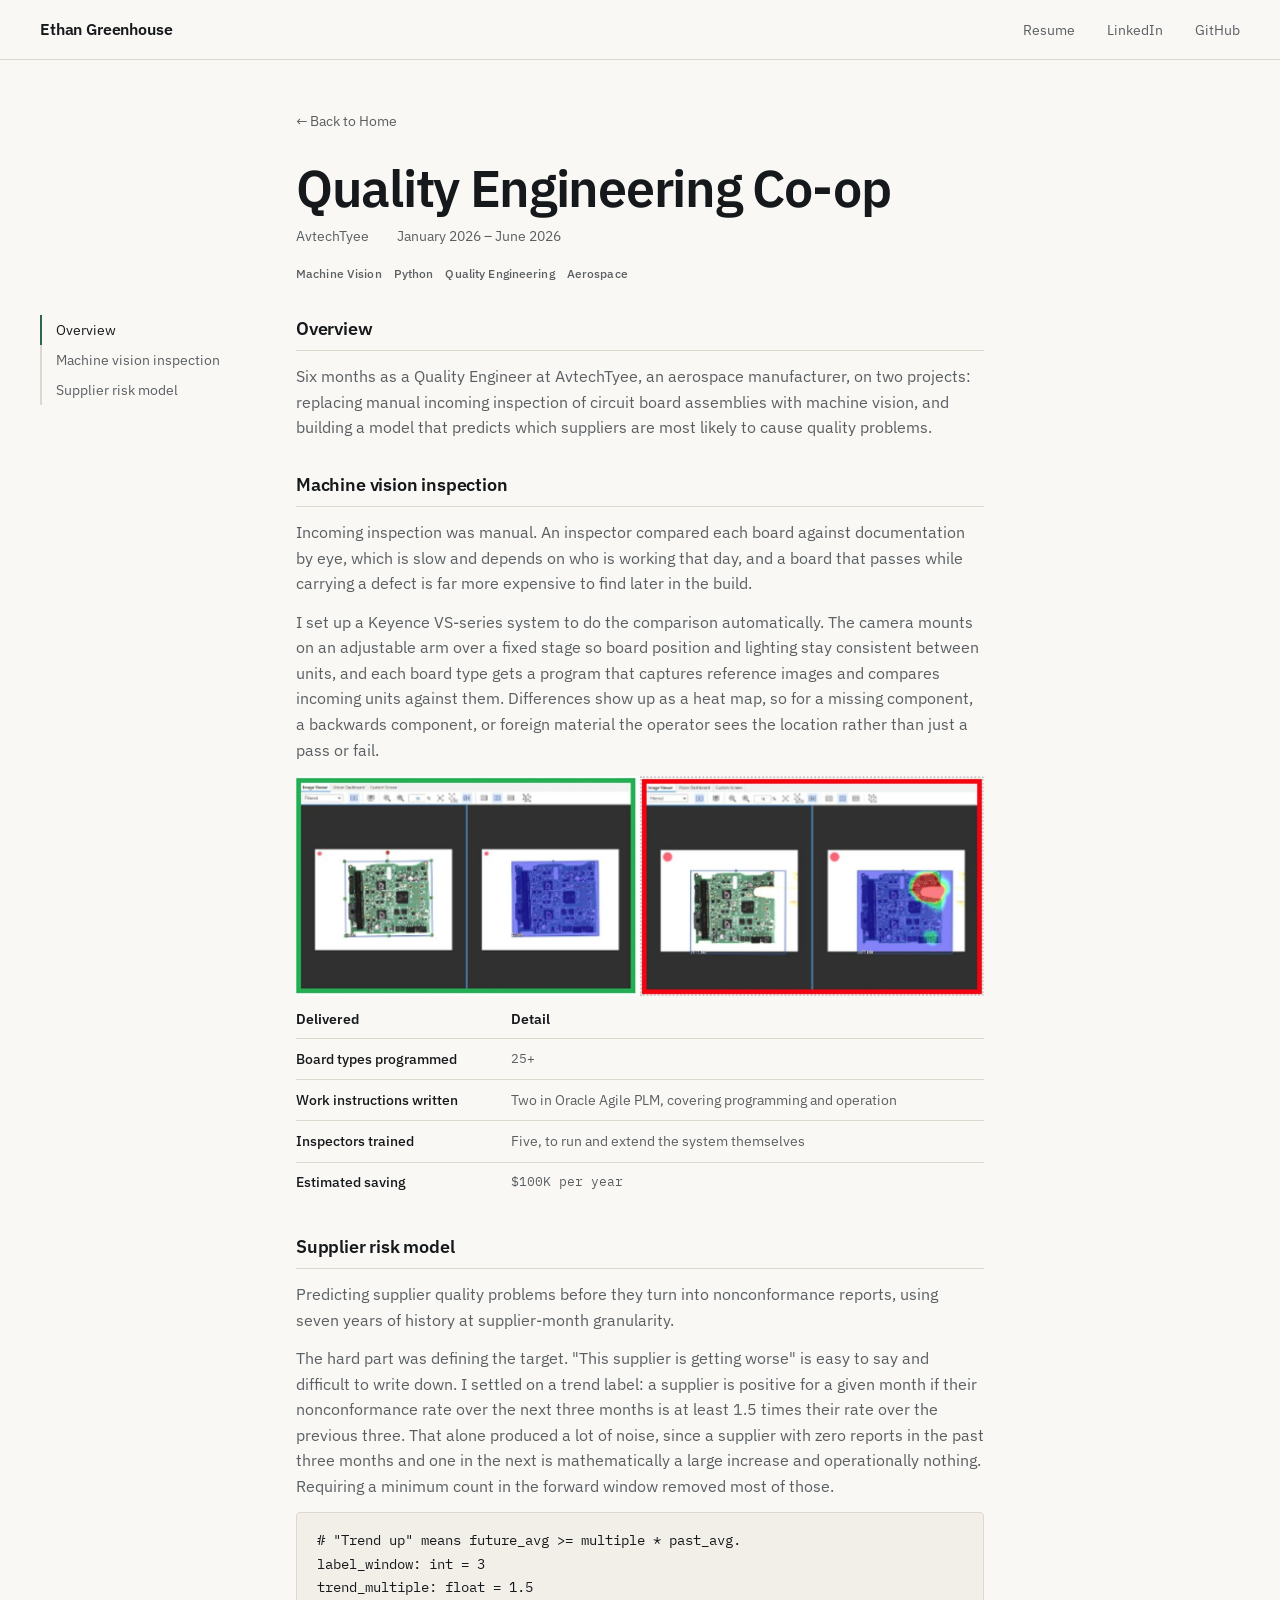
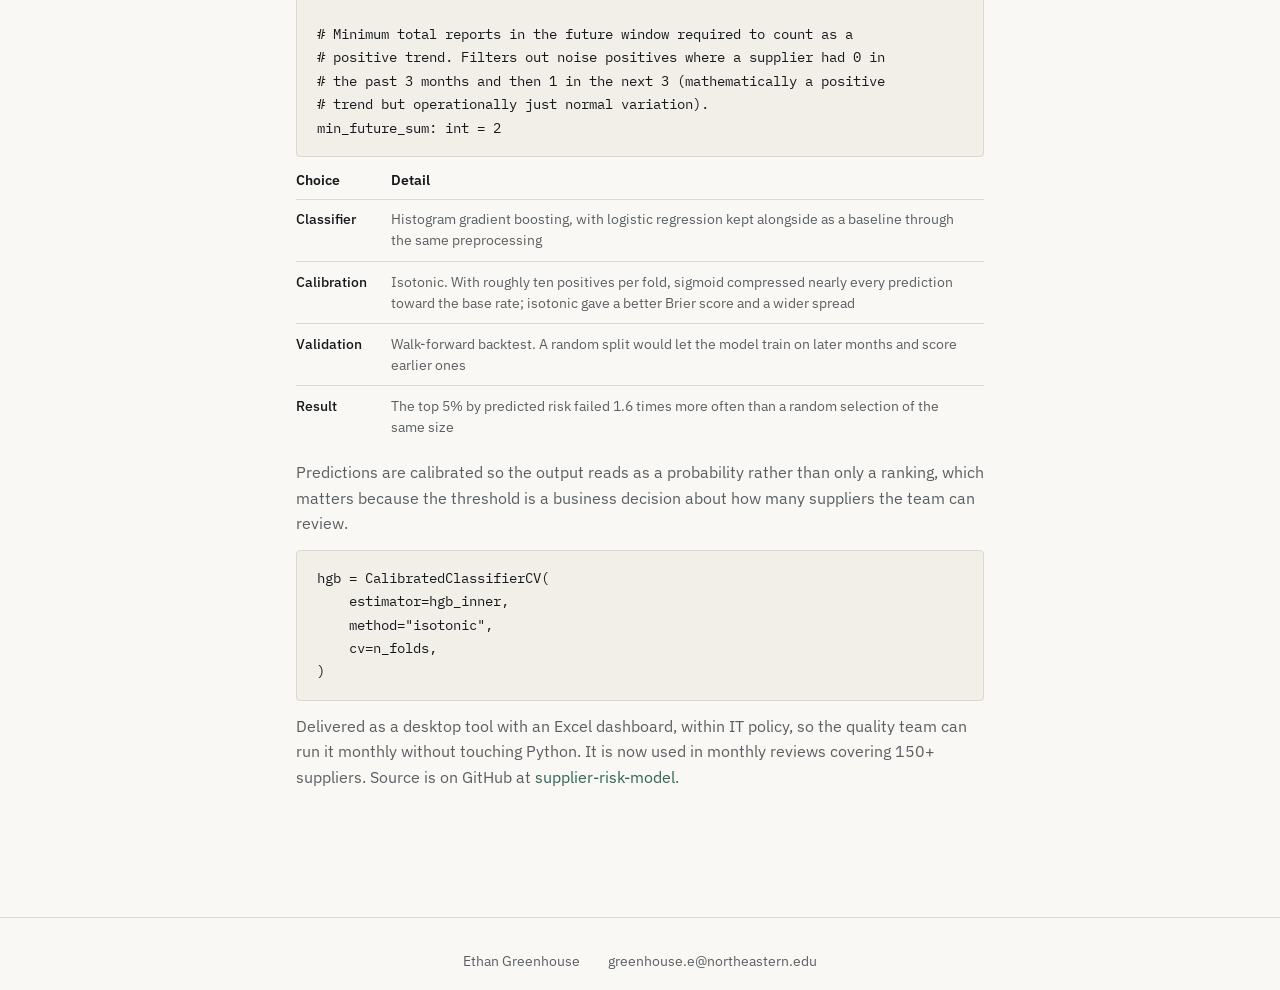
<file: projects/avtechtyee-coop.html>
<!DOCTYPE html>
<html lang="en">
<head>
  <meta charset="UTF-8" />
  <meta name="viewport" content="width=device-width, initial-scale=1.0" />
  <title>Ethan Greenhouse - Quality Engineering Co-op</title>
  <meta name="description" content="Six month Quality Engineering co-op at AvtechTyee: automated machine vision inspection for circuit board assemblies, and a calibrated supplier risk model built on seven years of data." />
  <link rel="canonical" href="https://ethangreenhouse.com/projects/avtechtyee-coop.html" />

  <meta property="og:type" content="website" />
  <meta property="og:url" content="https://ethangreenhouse.com/projects/avtechtyee-coop.html" />
  <meta property="og:title" content="Quality Engineering Co-op - Ethan Greenhouse" />
  <meta property="og:description" content="Six month Quality Engineering co-op at AvtechTyee: automated machine vision inspection for circuit board assemblies, and a calibrated supplier risk model built on seven years of data." />
  <meta property="og:image" content="https://ethangreenhouse.com/images/coop-vision-heatmap.jpg" />

  <meta name="twitter:card" content="summary_large_image" />
  <meta name="twitter:title" content="Quality Engineering Co-op - Ethan Greenhouse" />
  <meta name="twitter:description" content="Six month Quality Engineering co-op at AvtechTyee: automated machine vision inspection for circuit board assemblies, and a calibrated supplier risk model built on seven years of data." />
  <meta name="twitter:image" content="https://ethangreenhouse.com/images/coop-vision-heatmap.jpg" />

  <link rel="icon" type="image/png" href="../images/favicon.png" />
  <link rel="preconnect" href="https://fonts.googleapis.com" />
  <link rel="preconnect" href="https://fonts.gstatic.com" crossorigin />
  <link rel="stylesheet" href="https://fonts.googleapis.com/css2?family=IBM+Plex+Mono:wght@400;500&amp;family=IBM+Plex+Sans:wght@400;500;600;700&amp;display=swap" />
  <link rel="stylesheet" href="../style.css" />
  <link rel="stylesheet" href="../project.css" />
</head>
<body>

  <nav>
    <a href="../index.html" class="nav-name">Ethan Greenhouse</a>
    <ul>
      <li><a href="https://docs.google.com/document/d/1gsTAR54jjcMOcOAFtvFZfDNUDUgtQ1KB/edit?usp=sharing&ouid=106134167172094507117&rtpof=true&sd=true" target="_blank">Resume</a></li>
      <li><a href="https://www.linkedin.com/in/ethangreenhouse/" target="_blank">LinkedIn</a></li>
      <li><a href="https://github.com/EthanGreenhouse" target="_blank">GitHub</a></li>
    </ul>
  </nav>

  <main class="project-page">
    <aside class="project-rail" aria-label="Sections"></aside>

    <div class="project-body">

    <a href="../index.html#experience" class="back-link">← Back to Home</a>

    <header class="project-header">
      <h1>Quality Engineering Co-op</h1>
      <p class="project-date meta-row"><span>AvtechTyee</span><span>January 2026 – June 2026</span></p>
      <ul class="tags">
        <li>Machine Vision</li>
        <li>Python</li>
        <li>Quality Engineering</li>
        <li>Aerospace</li>
      </ul>
    </header>

    <section class="project-section">
      <h2>Overview</h2>
      <p>
        Six months as a Quality Engineer at AvtechTyee, an aerospace manufacturer, on two projects: replacing manual incoming inspection of circuit board assemblies with machine vision, and building a model that predicts which suppliers are most likely to cause quality problems.
      </p>
    </section>

    <section class="project-section">
      <h2>Machine vision inspection</h2>
      <p>
        Incoming inspection was manual. An inspector compared each board against documentation by eye, which is slow and depends on who is working that day, and a board that passes while carrying a defect is far more expensive to find later in the build.
      </p>
      <p>
        I set up a Keyence VS-series system to do the comparison automatically. The camera mounts on an adjustable arm over a fixed stage so board position and lighting stay consistent between units, and each board type gets a program that captures reference images and compares incoming units against them. Differences show up as a heat map, so for a missing component, a backwards component, or foreign material the operator sees the location rather than just a pass or fail.
      </p>
      <div class="project-img project-img-auto">
        <a href="../images/coop-vision-heatmap.jpg" target="_blank">
          <img src="../images/coop-vision-heatmap.jpg" alt="Side by side inspection results: a passing board outlined in green, and a failing board outlined in red with a heat map marking the region that differs from the reference" />
        </a>
      </div>
      <table class="spec">
        <thead>
          <tr><th>Delivered</th><th>Detail</th></tr>
        </thead>
        <tbody>
          <tr><td>Board types programmed</td><td class="num">25+</td></tr>
          <tr><td>Work instructions written</td><td>Two in Oracle Agile PLM, covering programming and operation</td></tr>
          <tr><td>Inspectors trained</td><td>Five, to run and extend the system themselves</td></tr>
          <tr><td>Estimated saving</td><td class="num">$100K per year</td></tr>
        </tbody>
      </table>
    </section>

    <section class="project-section">
      <h2>Supplier risk model</h2>
      <p>
        Predicting supplier quality problems before they turn into nonconformance reports, using seven years of history at supplier-month granularity.
      </p>
      <p>
        The hard part was defining the target. "This supplier is getting worse" is easy to say and difficult to write down. I settled on a trend label: a supplier is positive for a given month if their nonconformance rate over the next three months is at least 1.5 times their rate over the previous three. That alone produced a lot of noise, since a supplier with zero reports in the past three months and one in the next is mathematically a large increase and operationally nothing. Requiring a minimum count in the forward window removed most of those.
      </p>
<pre><code># "Trend up" means future_avg &gt;= multiple * past_avg.
label_window: int = 3
trend_multiple: float = 1.5

# Minimum total reports in the future window required to count as a
# positive trend. Filters out noise positives where a supplier had 0 in
# the past 3 months and then 1 in the next 3 (mathematically a positive
# trend but operationally just normal variation).
min_future_sum: int = 2</code></pre>
      <table class="spec">
        <thead>
          <tr><th>Choice</th><th>Detail</th></tr>
        </thead>
        <tbody>
          <tr><td>Classifier</td><td>Histogram gradient boosting, with logistic regression kept alongside as a baseline through the same preprocessing</td></tr>
          <tr><td>Calibration</td><td>Isotonic. With roughly ten positives per fold, sigmoid compressed nearly every prediction toward the base rate; isotonic gave a better Brier score and a wider spread</td></tr>
          <tr><td>Validation</td><td>Walk-forward backtest. A random split would let the model train on later months and score earlier ones</td></tr>
          <tr><td>Result</td><td>The top 5% by predicted risk failed 1.6 times more often than a random selection of the same size</td></tr>
        </tbody>
      </table>
      <p>
        Predictions are calibrated so the output reads as a probability rather than only a ranking, which matters because the threshold is a business decision about how many suppliers the team can review.
      </p>
<pre><code>hgb = CalibratedClassifierCV(
    estimator=hgb_inner,
    method="isotonic",
    cv=n_folds,
)</code></pre>
      <p>
        Delivered as a desktop tool with an Excel dashboard, within IT policy, so the quality team can run it monthly without touching Python. It is now used in monthly reviews covering 150+ suppliers. Source is on GitHub at <a href="https://github.com/EthanGreenhouse/supplier-risk-model" target="_blank">supplier-risk-model</a>.
      </p>
    </section>

    </div>
  </main>

  <footer>
    <p class="meta-row"><span>Ethan Greenhouse</span><a href="mailto:greenhouse.e@northeastern.edu">greenhouse.e@northeastern.edu</a></p>
  </footer>

  <script src="../page.js" defer></script>
</body>
</html>
</file>
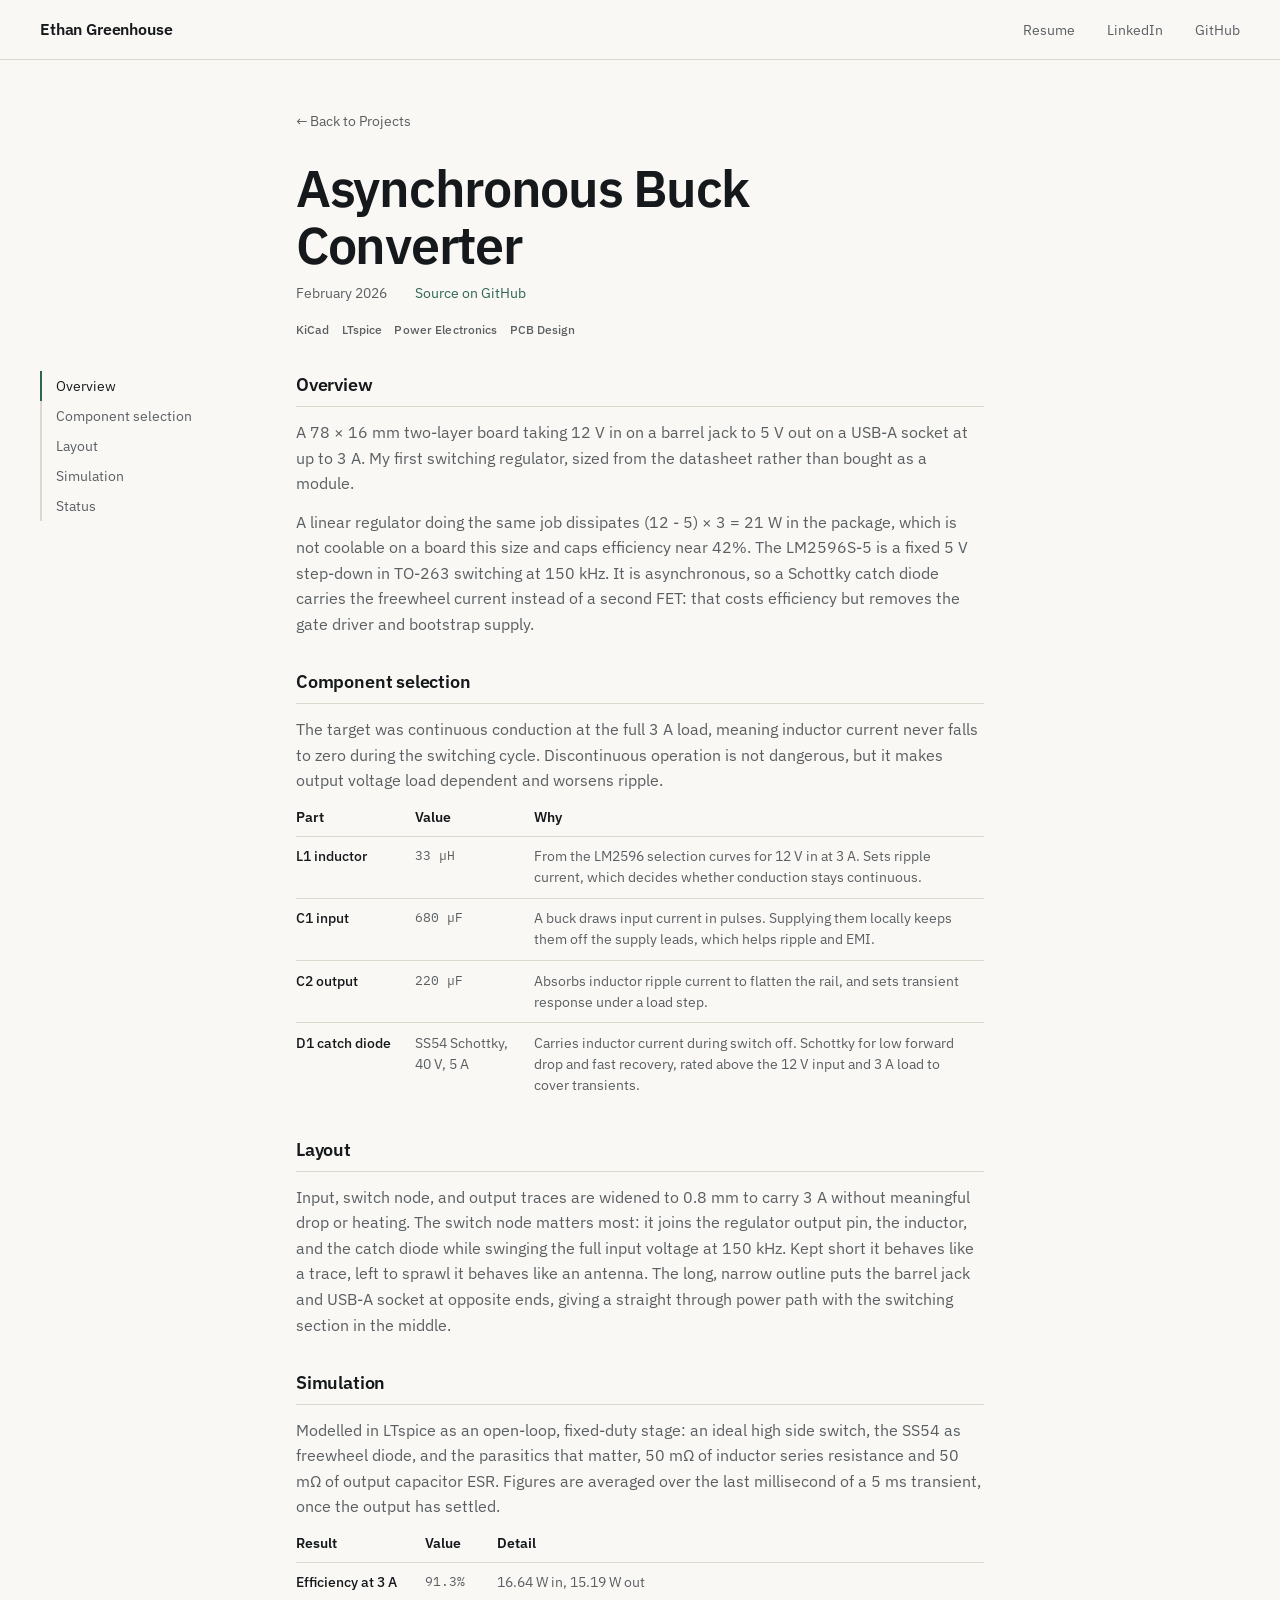
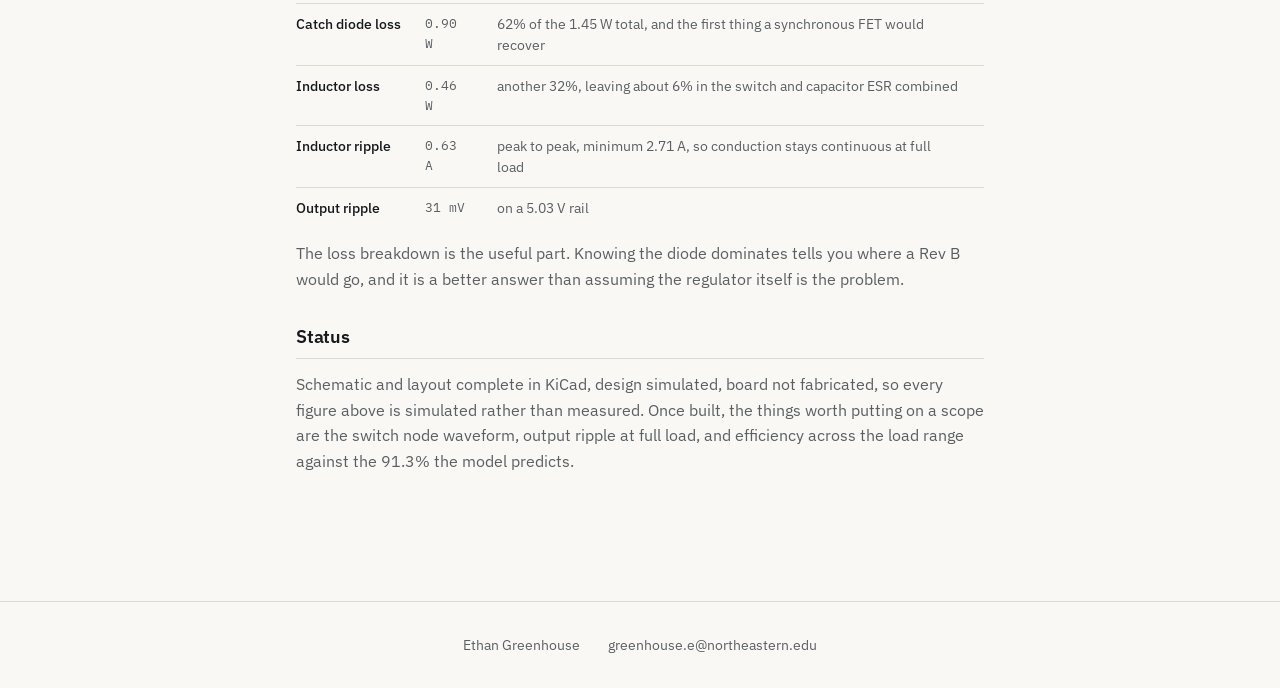
<file: projects/buck-converter.html>
<!DOCTYPE html>
<html lang="en">
<head>
  <meta charset="UTF-8" />
  <meta name="viewport" content="width=device-width, initial-scale=1.0" />
  <title>Ethan Greenhouse - Asynchronous Buck Converter</title>
  <meta name="description" content="A 78 x 16 mm asynchronous buck converter, 12 V to 5 V at 3 A and 150 kHz, simulated in LTspice at 91.3% efficiency with the catch diode as the dominant loss." />
  <link rel="canonical" href="https://ethangreenhouse.com/projects/buck-converter.html" />

  <meta property="og:type" content="website" />
  <meta property="og:url" content="https://ethangreenhouse.com/projects/buck-converter.html" />
  <meta property="og:title" content="Asynchronous Buck Converter - Ethan Greenhouse" />
  <meta property="og:description" content="A 78 x 16 mm switching regulator board built around a 150 kHz LM2596S-5, converting a 12 V barrel jack to a 5 V USB-A output at a 3 A load target." />
  <meta property="og:image" content="https://ethangreenhouse.com/images/og-image.png" />

  <meta name="twitter:card" content="summary_large_image" />
  <meta name="twitter:title" content="Asynchronous Buck Converter - Ethan Greenhouse" />
  <meta name="twitter:description" content="A 78 x 16 mm switching regulator board built around a 150 kHz LM2596S-5, converting a 12 V barrel jack to a 5 V USB-A output at a 3 A load target." />
  <meta name="twitter:image" content="https://ethangreenhouse.com/images/og-image.png" />

  <link rel="icon" type="image/png" href="../images/favicon.png" />
  <link rel="preconnect" href="https://fonts.googleapis.com" />
  <link rel="preconnect" href="https://fonts.gstatic.com" crossorigin />
  <link rel="stylesheet" href="https://fonts.googleapis.com/css2?family=IBM+Plex+Mono:wght@400;500&amp;family=IBM+Plex+Sans:wght@400;500;600;700&amp;display=swap" />
  <link rel="stylesheet" href="../style.css" />
  <link rel="stylesheet" href="../project.css" />
</head>
<body>

  <nav>
    <a href="../index.html" class="nav-name">Ethan Greenhouse</a>
    <ul>
      <li><a href="https://docs.google.com/document/d/1gsTAR54jjcMOcOAFtvFZfDNUDUgtQ1KB/edit?usp=sharing&ouid=106134167172094507117&rtpof=true&sd=true" target="_blank">Resume</a></li>
      <li><a href="https://www.linkedin.com/in/ethangreenhouse/" target="_blank">LinkedIn</a></li>
      <li><a href="https://github.com/EthanGreenhouse" target="_blank">GitHub</a></li>
    </ul>
  </nav>

  <main class="project-page">
    <aside class="project-rail" aria-label="Sections"></aside>

    <div class="project-body">

    <a href="../index.html#projects" class="back-link">← Back to Projects</a>

    <header class="project-header">
      <h1>Asynchronous Buck Converter</h1>
      <p class="project-date meta-row"><span>February 2026</span><a href="https://github.com/EthanGreenhouse/buck-converter" target="_blank">Source on GitHub</a></p>
      <ul class="tags">
        <li>KiCad</li>
        <li>LTspice</li>
        <li>Power Electronics</li>
        <li>PCB Design</li>
      </ul>
    </header>

    <section class="project-section">
      <h2>Overview</h2>
      <p>
        A 78 × 16 mm two-layer board taking 12 V in on a barrel jack to 5 V out on a USB-A socket at up to 3 A. My first switching regulator, sized from the datasheet rather than bought as a module.
      </p>
      <p>
        A linear regulator doing the same job dissipates (12 - 5) × 3 = 21 W in the package, which is not coolable on a board this size and caps efficiency near 42%. The LM2596S-5 is a fixed 5 V step-down in TO-263 switching at 150 kHz. It is asynchronous, so a Schottky catch diode carries the freewheel current instead of a second FET: that costs efficiency but removes the gate driver and bootstrap supply.
      </p>
    </section>

    <section class="project-section">
      <h2>Component selection</h2>
      <p>
        The target was continuous conduction at the full 3 A load, meaning inductor current never falls to zero during the switching cycle. Discontinuous operation is not dangerous, but it makes output voltage load dependent and worsens ripple.
      </p>
      <table class="spec">
        <thead>
          <tr><th>Part</th><th>Value</th><th>Why</th></tr>
        </thead>
        <tbody>
          <tr><td>L1 inductor</td><td class="num">33 µH</td><td>From the LM2596 selection curves for 12 V in at 3 A. Sets ripple current, which decides whether conduction stays continuous.</td></tr>
          <tr><td>C1 input</td><td class="num">680 µF</td><td>A buck draws input current in pulses. Supplying them locally keeps them off the supply leads, which helps ripple and EMI.</td></tr>
          <tr><td>C2 output</td><td class="num">220 µF</td><td>Absorbs inductor ripple current to flatten the rail, and sets transient response under a load step.</td></tr>
          <tr><td>D1 catch diode</td><td>SS54 Schottky, 40 V, 5 A</td><td>Carries inductor current during switch off. Schottky for low forward drop and fast recovery, rated above the 12 V input and 3 A load to cover transients.</td></tr>
        </tbody>
      </table>
    </section>

    <section class="project-section">
      <h2>Layout</h2>
      <p>
        Input, switch node, and output traces are widened to 0.8 mm to carry 3 A without meaningful drop or heating. The switch node matters most: it joins the regulator output pin, the inductor, and the catch diode while swinging the full input voltage at 150 kHz. Kept short it behaves like a trace, left to sprawl it behaves like an antenna. The long, narrow outline puts the barrel jack and USB-A socket at opposite ends, giving a straight through power path with the switching section in the middle.
      </p>
    </section>

    <section class="project-section">
      <h2>Simulation</h2>
      <p>
        Modelled in LTspice as an open-loop, fixed-duty stage: an ideal high side switch, the SS54 as freewheel diode, and the parasitics that matter, 50 mΩ of inductor series resistance and 50 mΩ of output capacitor ESR. Figures are averaged over the last millisecond of a 5 ms transient, once the output has settled.
      </p>
      <table class="spec">
        <thead>
          <tr><th>Result</th><th>Value</th><th>Detail</th></tr>
        </thead>
        <tbody>
          <tr><td>Efficiency at 3 A</td><td class="num">91.3%</td><td>16.64 W in, 15.19 W out</td></tr>
          <tr><td>Catch diode loss</td><td class="num">0.90 W</td><td>62% of the 1.45 W total, and the first thing a synchronous FET would recover</td></tr>
          <tr><td>Inductor loss</td><td class="num">0.46 W</td><td>another 32%, leaving about 6% in the switch and capacitor ESR combined</td></tr>
          <tr><td>Inductor ripple</td><td class="num">0.63 A</td><td>peak to peak, minimum 2.71 A, so conduction stays continuous at full load</td></tr>
          <tr><td>Output ripple</td><td class="num">31 mV</td><td>on a 5.03 V rail</td></tr>
        </tbody>
      </table>
      <p>
        The loss breakdown is the useful part. Knowing the diode dominates tells you where a Rev B would go, and it is a better answer than assuming the regulator itself is the problem.
      </p>
    </section>

    <section class="project-section">
      <h2>Status</h2>
      <p>
        Schematic and layout complete in KiCad, design simulated, board not fabricated, so every figure above is simulated rather than measured. Once built, the things worth putting on a scope are the switch node waveform, output ripple at full load, and efficiency across the load range against the 91.3% the model predicts.
      </p>
    </section>

    </div>
  </main>

  <footer>
    <p class="meta-row"><span>Ethan Greenhouse</span><a href="mailto:greenhouse.e@northeastern.edu">greenhouse.e@northeastern.edu</a></p>
  </footer>

  <script src="../page.js" defer></script>
</body>
</html>
</file>
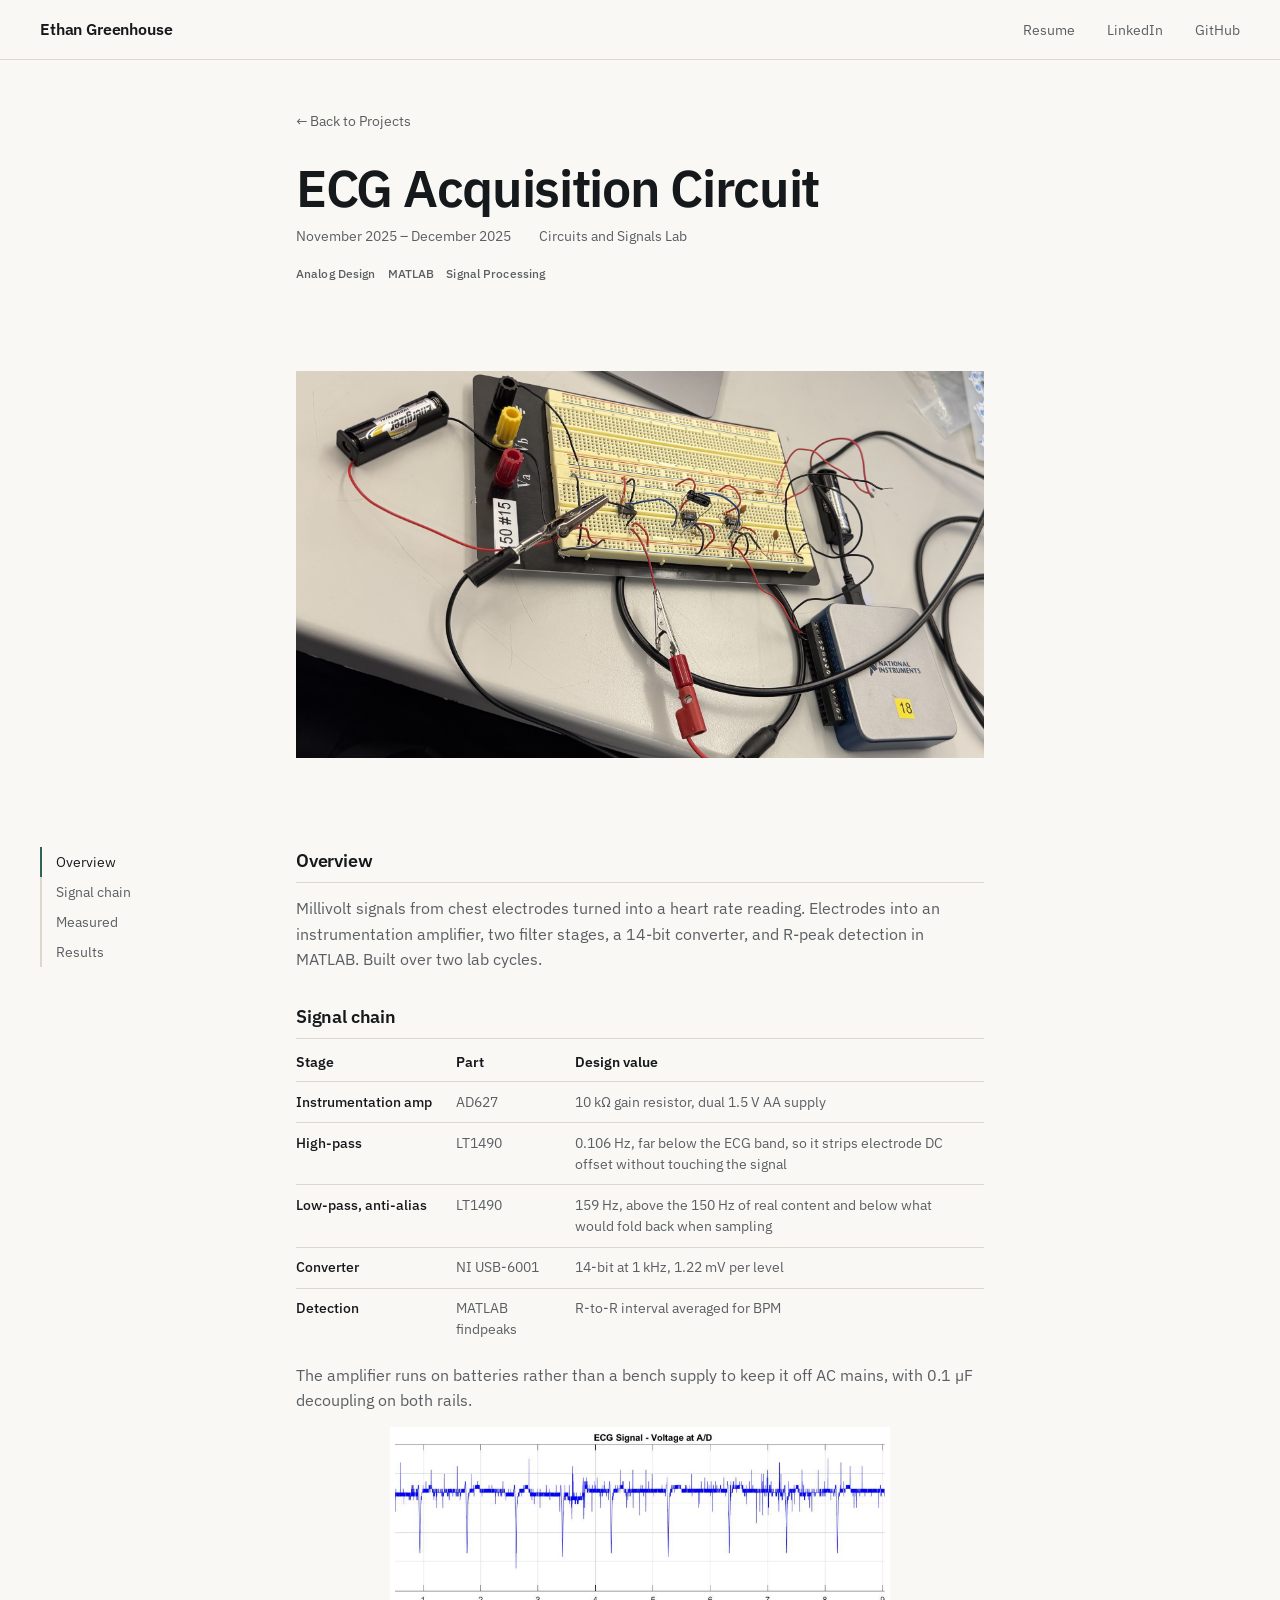
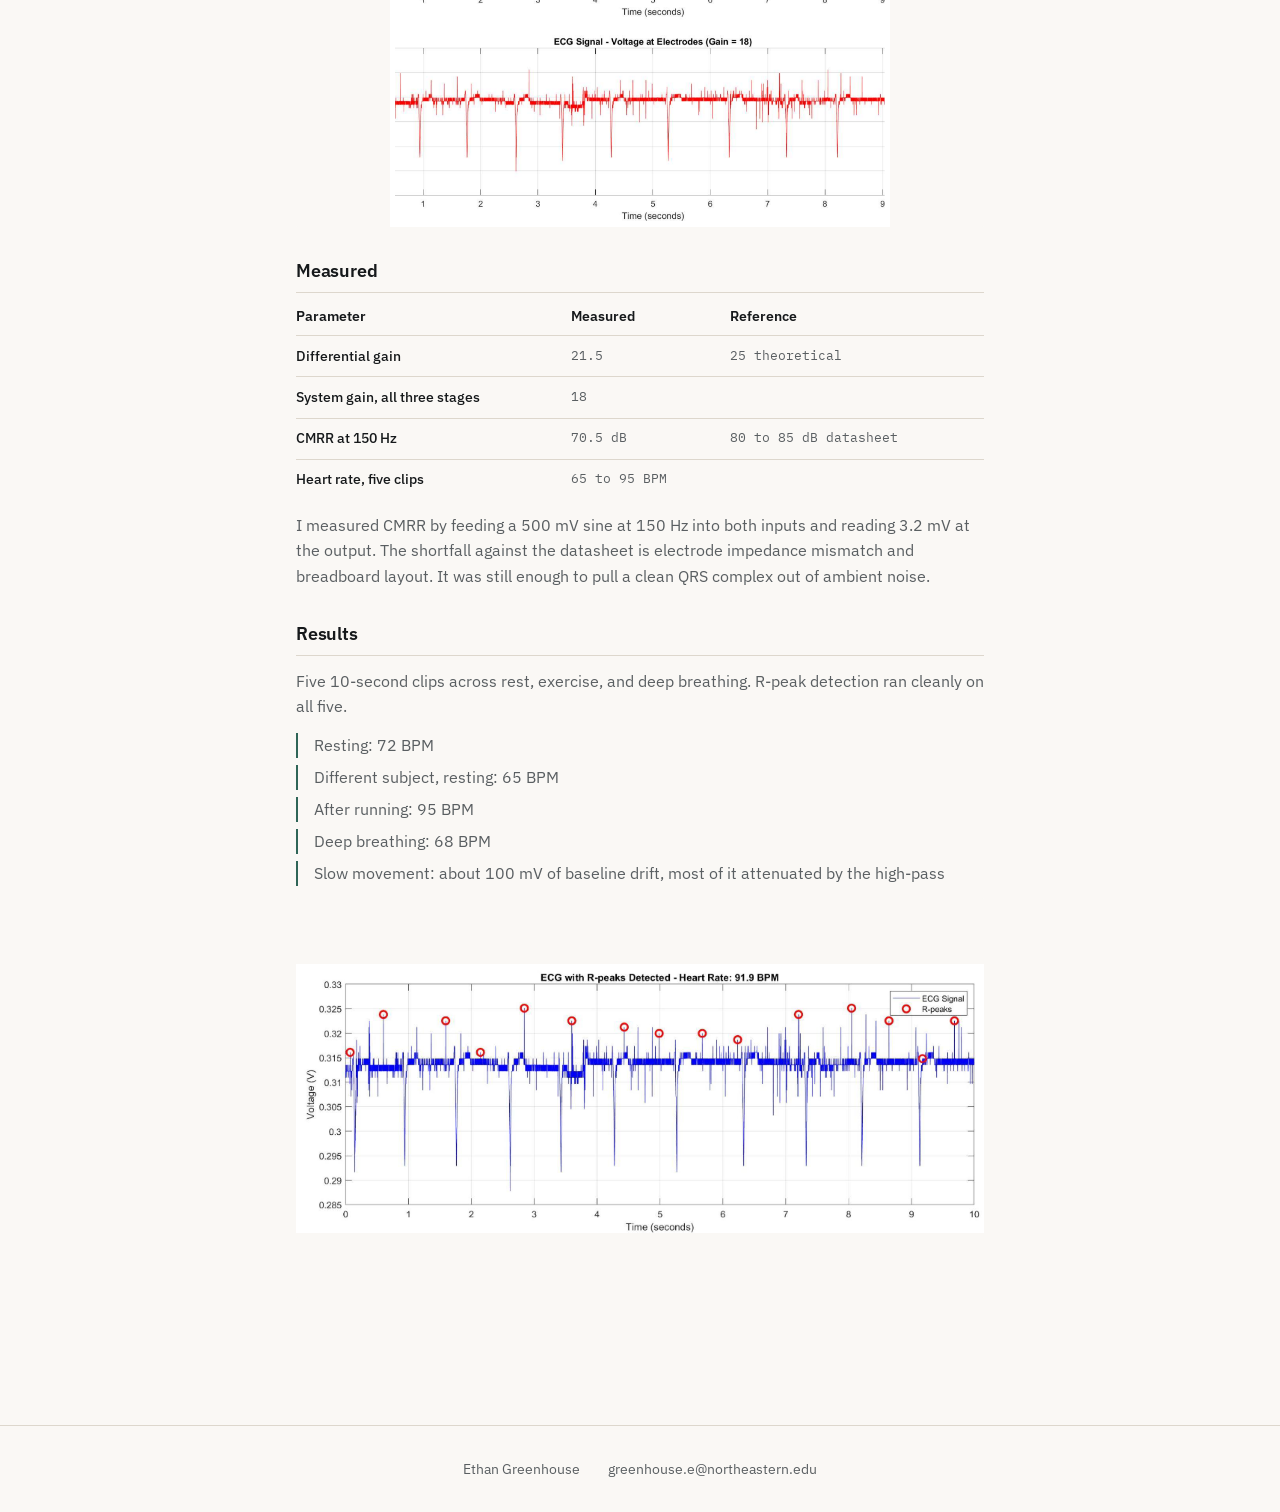
<file: projects/ecg-signal-processing.html>
<!DOCTYPE html>
<html lang="en">
<head>
  <meta charset="UTF-8" />
  <meta name="viewport" content="width=device-width, initial-scale=1.0" />
  <title>Ethan Greenhouse - ECG Acquisition Circuit</title>
  <meta name="description" content="Analog front-end with cascaded filters and instrumentation amplifier achieving 70.5 dB CMRR, with MATLAB heart rate extraction." />
  <link rel="canonical" href="https://ethangreenhouse.com/projects/ecg-signal-processing.html" />

  <meta property="og:type" content="website" />
  <meta property="og:url" content="https://ethangreenhouse.com/projects/ecg-signal-processing.html" />
  <meta property="og:title" content="ECG Acquisition Circuit - Ethan Greenhouse" />
  <meta property="og:description" content="Analog front-end with cascaded filters and instrumentation amplifier achieving 70.5 dB CMRR, with MATLAB heart rate extraction." />
  <meta property="og:image" content="https://ethangreenhouse.com/images/og-image.png" />

  <meta name="twitter:card" content="summary_large_image" />
  <meta name="twitter:title" content="ECG Acquisition Circuit - Ethan Greenhouse" />
  <meta name="twitter:description" content="Analog front-end with cascaded filters and instrumentation amplifier achieving 70.5 dB CMRR, with MATLAB heart rate extraction." />
  <meta name="twitter:image" content="https://ethangreenhouse.com/images/og-image.png" />

  <link rel="icon" type="image/png" href="../images/favicon.png" />
  <link rel="preconnect" href="https://fonts.googleapis.com" />
  <link rel="preconnect" href="https://fonts.gstatic.com" crossorigin />
  <link rel="stylesheet" href="https://fonts.googleapis.com/css2?family=IBM+Plex+Mono:wght@400;500&amp;family=IBM+Plex+Sans:wght@400;500;600;700&amp;display=swap" />
  <link rel="stylesheet" href="../style.css" />
  <link rel="stylesheet" href="../project.css" />
</head>
<body>

  <nav>
    <a href="../index.html" class="nav-name">Ethan Greenhouse</a>
    <ul>
      <li><a href="https://docs.google.com/document/d/1gsTAR54jjcMOcOAFtvFZfDNUDUgtQ1KB/edit?usp=sharing&ouid=106134167172094507117&rtpof=true&sd=true" target="_blank">Resume</a></li>
      <li><a href="https://www.linkedin.com/in/ethangreenhouse/" target="_blank">LinkedIn</a></li>
      <li><a href="https://github.com/EthanGreenhouse" target="_blank">GitHub</a></li>
    </ul>
  </nav>

  <main class="project-page">
    <aside class="project-rail" aria-label="Sections"></aside>

    <div class="project-body">

    <a href="../index.html#projects" class="back-link">← Back to Projects</a>

    <header class="project-header">
      <h1>ECG Acquisition Circuit</h1>
      <p class="project-date meta-row"><span>November 2025 – December 2025</span><span>Circuits and Signals Lab</span></p>
      <ul class="tags">
        <li>Analog Design</li>
        <li>MATLAB</li>
        <li>Signal Processing</li>
      </ul>
    </header>

    <div class="project-hero-img">
      <a href="../images/ecg-breadboard.jpg" target="_blank">
        <img src="../images/ecg-breadboard.jpg" alt="ECG circuit on breadboard connected to NI USB-6001 ADC" />
      </a>
    </div>

    <section class="project-section">
      <h2>Overview</h2>
      <p>
        Millivolt signals from chest electrodes turned into a heart rate reading. Electrodes into an
        instrumentation amplifier, two filter stages, a 14-bit converter, and R-peak detection in
        MATLAB. Built over two lab cycles.
      </p>
    </section>

    <section class="project-section">
      <h2>Signal chain</h2>
      <table class="spec">
        <thead>
          <tr><th>Stage</th><th>Part</th><th>Design value</th></tr>
        </thead>
        <tbody>
          <tr>
            <td>Instrumentation amp</td><td>AD627</td>
            <td>10 kΩ gain resistor, dual 1.5 V AA supply</td>
          </tr>
          <tr>
            <td>High-pass</td><td>LT1490</td>
            <td>0.106 Hz, far below the ECG band, so it strips electrode DC offset without touching the signal</td>
          </tr>
          <tr>
            <td>Low-pass, anti-alias</td><td>LT1490</td>
            <td>159 Hz, above the 150 Hz of real content and below what would fold back when sampling</td>
          </tr>
          <tr>
            <td>Converter</td><td>NI USB-6001</td>
            <td>14-bit at 1 kHz, 1.22 mV per level</td>
          </tr>
          <tr>
            <td>Detection</td><td>MATLAB findpeaks</td>
            <td>R-to-R interval averaged for BPM</td>
          </tr>
        </tbody>
      </table>
      <p>
        The amplifier runs on batteries rather than a bench supply to keep it off AC mains, with
        0.1 µF decoupling on both rails.
      </p>
      <div class="project-img">
        <a href="../images/ecg-signal-plots.jpg" target="_blank">
          <img src="../images/ecg-signal-plots.jpg" alt="MATLAB plots showing ECG voltage at A/D and at electrodes" />
        </a>
      </div>
    </section>

    <section class="project-section">
      <h2>Measured</h2>
      <table class="spec">
        <thead>
          <tr><th>Parameter</th><th>Measured</th><th>Reference</th></tr>
        </thead>
        <tbody>
          <tr><td>Differential gain</td><td class="num">21.5</td><td class="num">25 theoretical</td></tr>
          <tr><td>System gain, all three stages</td><td class="num">18</td><td></td></tr>
          <tr><td>CMRR at 150 Hz</td><td class="num">70.5 dB</td><td class="num">80 to 85 dB datasheet</td></tr>
          <tr><td>Heart rate, five clips</td><td class="num">65 to 95 BPM</td><td></td></tr>
        </tbody>
      </table>
      <p>
        I measured CMRR by feeding a 500 mV sine at 150 Hz into both inputs and reading 3.2 mV at the
        output. The shortfall against the datasheet is electrode impedance mismatch and breadboard
        layout. It was still enough to pull a clean QRS complex out of ambient noise.
      </p>
    </section>

    <section class="project-section">
      <h2>Results</h2>
      <p>
        Five 10-second clips across rest, exercise, and deep breathing. R-peak detection ran cleanly
        on all five.
      </p>
      <ul>
        <li>Resting: 72 BPM</li>
        <li>Different subject, resting: 65 BPM</li>
        <li>After running: 95 BPM</li>
        <li>Deep breathing: 68 BPM</li>
        <li>Slow movement: about 100 mV of baseline drift, most of it attenuated by the high-pass</li>
      </ul>
      <div class="project-img">
        <a href="../images/ecg-rpeaks.jpg" target="_blank">
          <img src="../images/ecg-rpeaks.jpg" alt="MATLAB plot of ECG with detected R-peaks at 91.9 BPM" />
        </a>
      </div>
    </section>
    </div>
  </main>

  <footer>
    <p class="meta-row"><span>Ethan Greenhouse</span><a href="mailto:greenhouse.e@northeastern.edu">greenhouse.e@northeastern.edu</a></p>
  </footer>

  <script src="../page.js" defer></script>
</body>
</html>
</file>
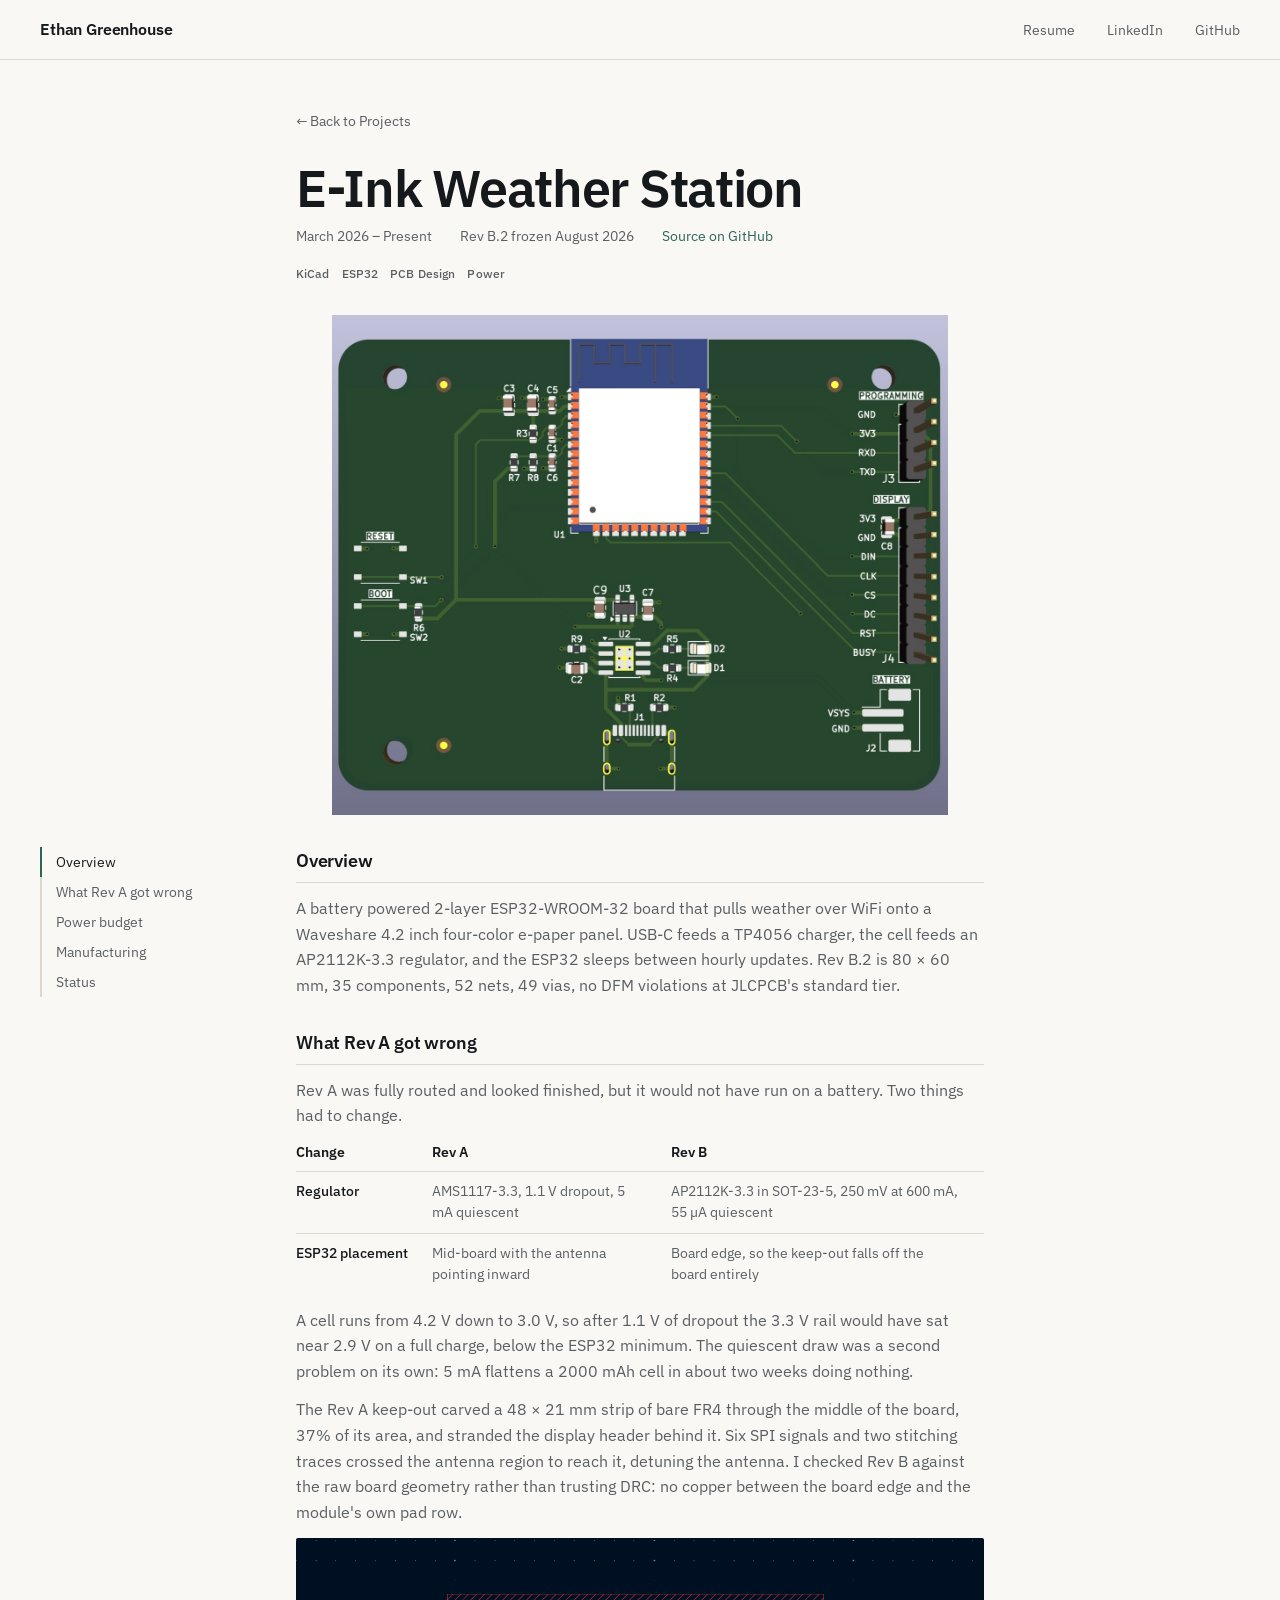
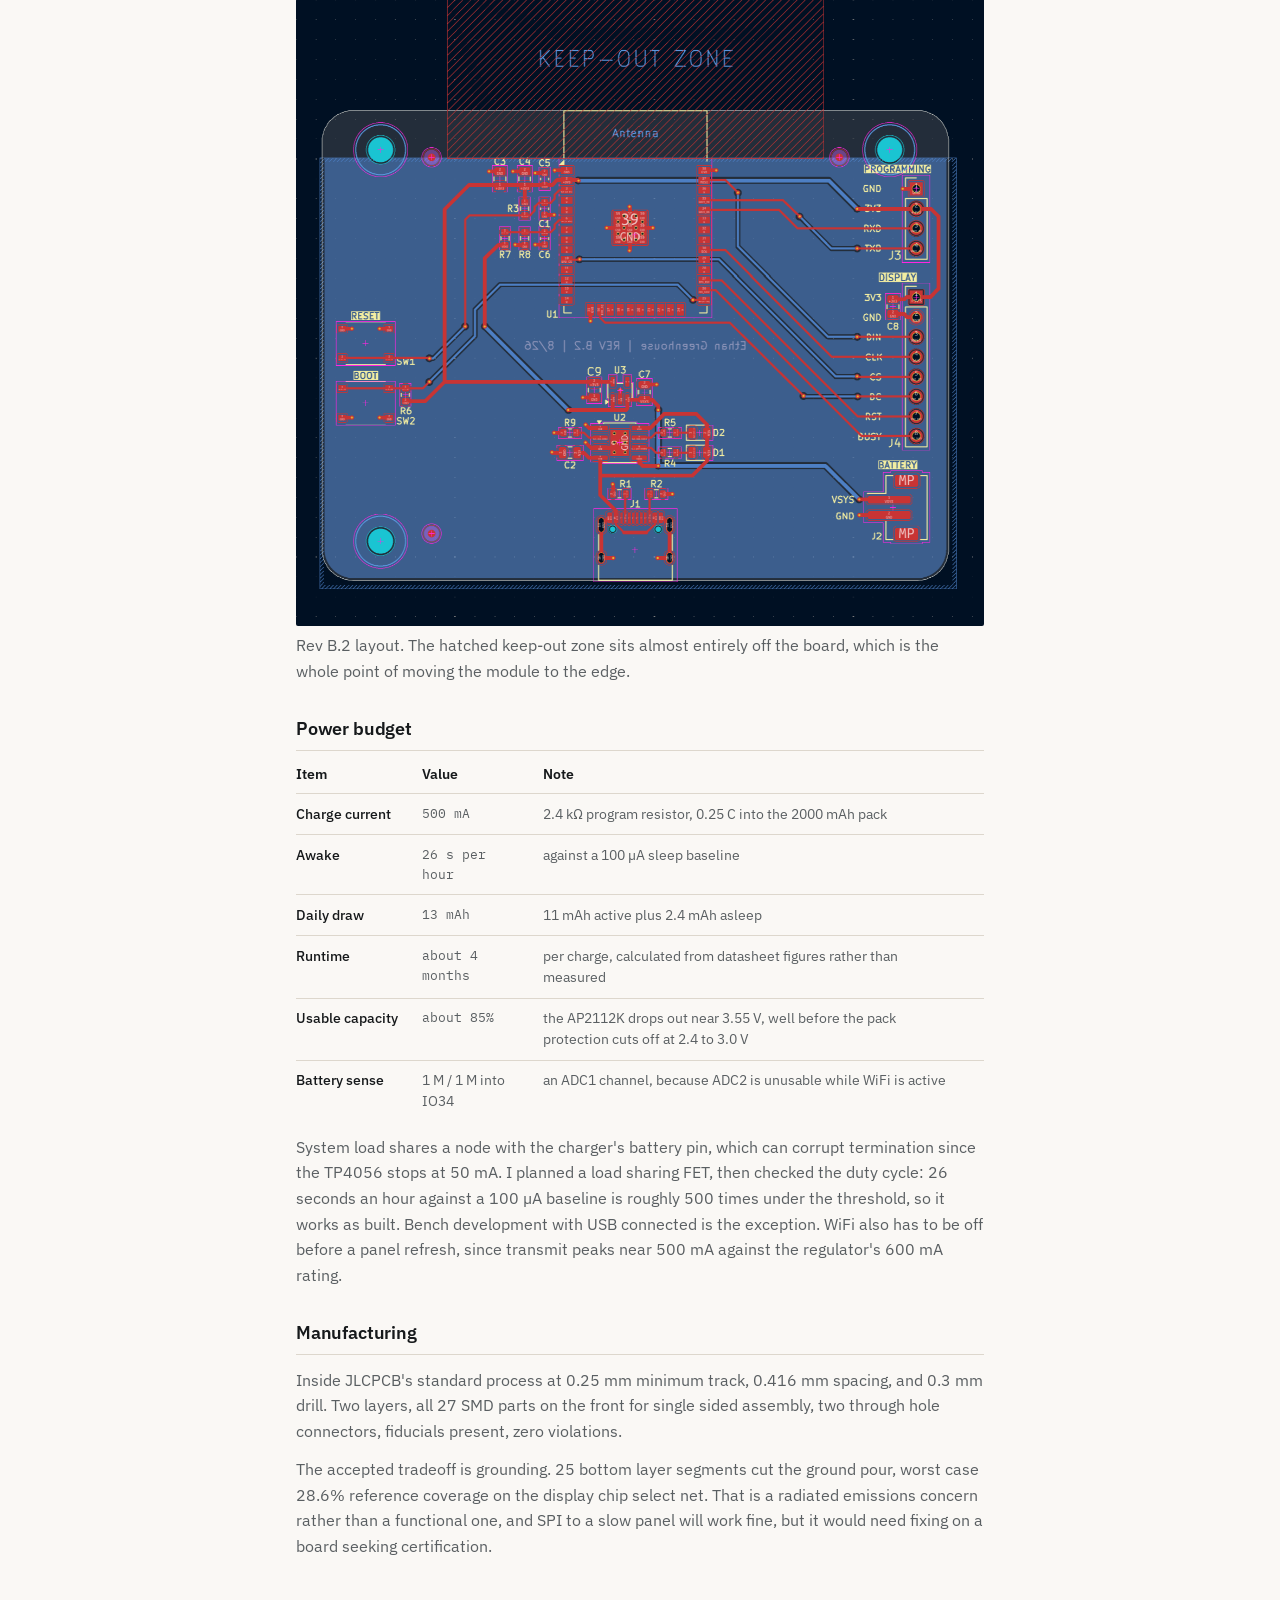
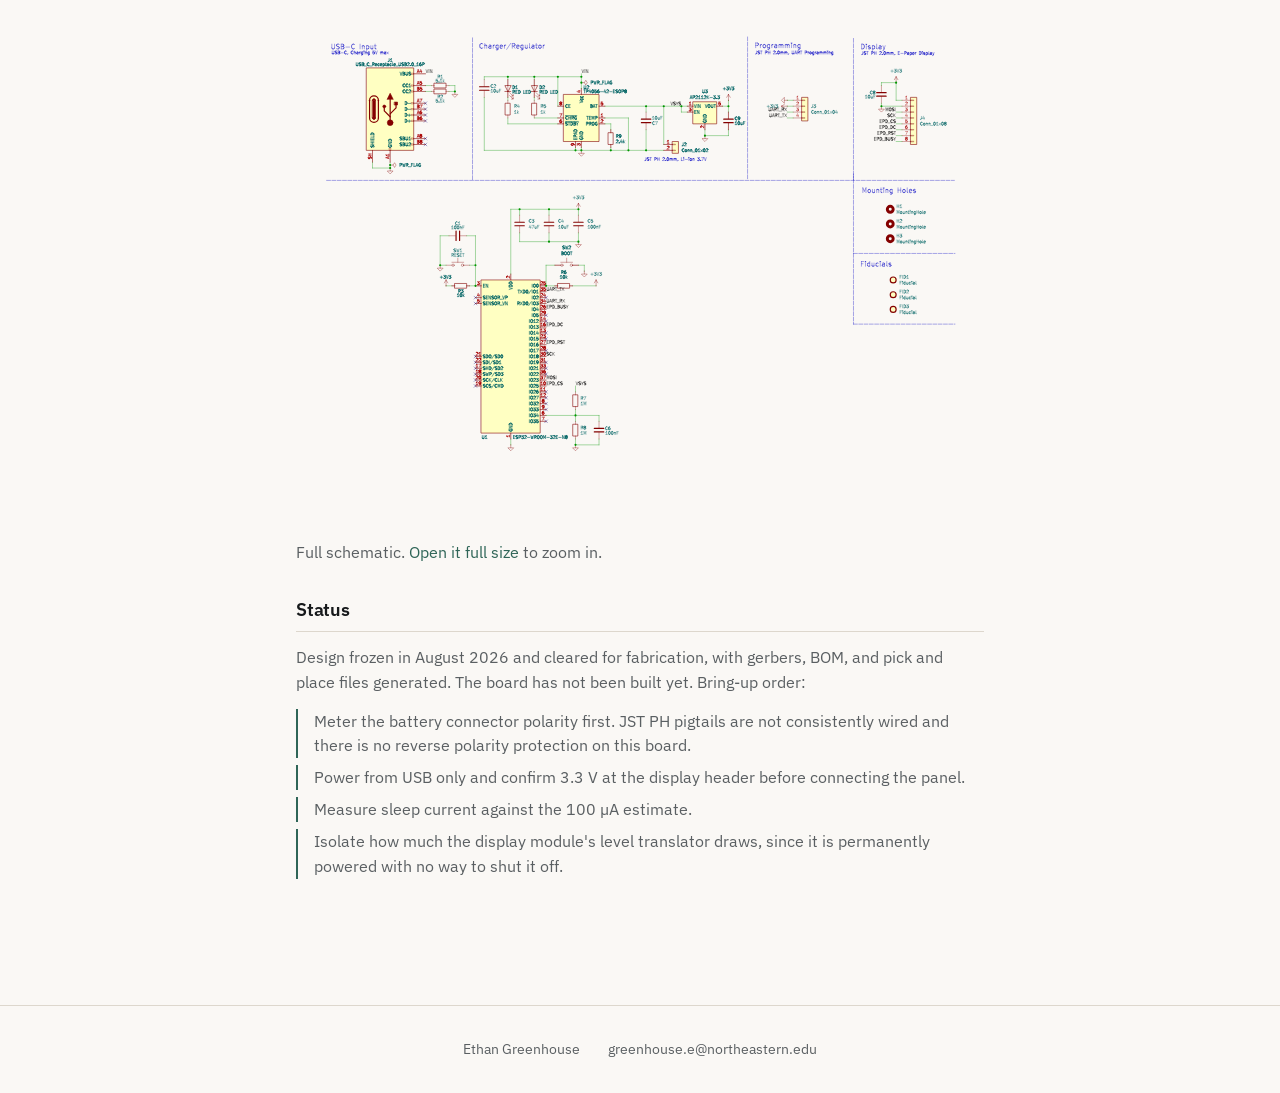
<file: projects/eink-weather-station.html>
<!DOCTYPE html>
<html lang="en">
<head>
  <meta charset="UTF-8" />
  <meta name="viewport" content="width=device-width, initial-scale=1.0" />
  <title>Ethan Greenhouse - E-Ink Weather Station</title>
  <meta name="description" content="Battery powered ESP32 PCB driving a 4.2 inch e-paper display, with a regulator swap that cut dropout from 1.1 V to 250 mV and a rebuilt antenna keep-out." />
  <link rel="canonical" href="https://ethangreenhouse.com/projects/eink-weather-station.html" />

  <meta property="og:type" content="website" />
  <meta property="og:url" content="https://ethangreenhouse.com/projects/eink-weather-station.html" />
  <meta property="og:title" content="E-Ink Weather Station - Ethan Greenhouse" />
  <meta property="og:description" content="Battery powered ESP32 PCB driving a 4.2 inch e-paper display, with a regulator swap that cut dropout from 1.1 V to 250 mV and a rebuilt antenna keep-out." />
  <meta property="og:image" content="https://ethangreenhouse.com/images/weather-render.jpg" />

  <meta name="twitter:card" content="summary_large_image" />
  <meta name="twitter:title" content="E-Ink Weather Station - Ethan Greenhouse" />
  <meta name="twitter:description" content="Battery powered ESP32 PCB driving a 4.2 inch e-paper display, with a regulator swap that cut dropout from 1.1 V to 250 mV and a rebuilt antenna keep-out." />
  <meta name="twitter:image" content="https://ethangreenhouse.com/images/weather-render.jpg" />

  <link rel="icon" type="image/png" href="../images/favicon.png" />
  <link rel="preconnect" href="https://fonts.googleapis.com" />
  <link rel="preconnect" href="https://fonts.gstatic.com" crossorigin />
  <link rel="stylesheet" href="https://fonts.googleapis.com/css2?family=IBM+Plex+Mono:wght@400;500&amp;family=IBM+Plex+Sans:wght@400;500;600;700&amp;display=swap" />
  <link rel="stylesheet" href="../style.css" />
  <link rel="stylesheet" href="../project.css" />
</head>
<body>

  <nav>
    <a href="../index.html" class="nav-name">Ethan Greenhouse</a>
    <ul>
      <li><a href="https://docs.google.com/document/d/1gsTAR54jjcMOcOAFtvFZfDNUDUgtQ1KB/edit?usp=sharing&ouid=106134167172094507117&rtpof=true&sd=true" target="_blank">Resume</a></li>
      <li><a href="https://www.linkedin.com/in/ethangreenhouse/" target="_blank">LinkedIn</a></li>
      <li><a href="https://github.com/EthanGreenhouse" target="_blank">GitHub</a></li>
    </ul>
  </nav>

  <main class="project-page">
    <aside class="project-rail" aria-label="Sections"></aside>

    <div class="project-body">

    <a href="../index.html#projects" class="back-link">← Back to Projects</a>

    <header class="project-header">
      <h1>E-Ink Weather Station</h1>
      <p class="project-date meta-row"><span>March 2026 – Present</span><span>Rev B.2 frozen August 2026</span><a href="https://github.com/EthanGreenhouse/eink-weather-station" target="_blank">Source on GitHub</a></p>
      <ul class="tags">
        <li>KiCad</li>
        <li>ESP32</li>
        <li>PCB Design</li>
        <li>Power</li>
      </ul>
    </header>

    <div class="project-hero-img">
      <a href="../images/weather-render.jpg" target="_blank">
        <img src="../images/weather-render.jpg" alt="3D render of the Rev B.2 weather station board, showing the ESP32 module with its antenna at the top edge, the USB-C connector at the bottom, and the programming, display, and battery headers down the right side" />
      </a>
    </div>

    <section class="project-section">
      <h2>Overview</h2>
      <p>
        A battery powered 2-layer ESP32-WROOM-32 board that pulls weather over WiFi onto a Waveshare 4.2 inch four-color e-paper panel. USB-C feeds a TP4056 charger, the cell feeds an AP2112K-3.3 regulator, and the ESP32 sleeps between hourly updates. Rev B.2 is 80 × 60 mm, 35 components, 52 nets, 49 vias, no DFM violations at JLCPCB's standard tier.
      </p>
    </section>

    <section class="project-section">
      <h2>What Rev A got wrong</h2>
      <p>
        Rev A was fully routed and looked finished, but it would not have run on a battery. Two things had to change.
      </p>
      <table class="spec">
        <thead>
          <tr><th>Change</th><th>Rev A</th><th>Rev B</th></tr>
        </thead>
        <tbody>
          <tr>
            <td>Regulator</td>
            <td>AMS1117-3.3, 1.1 V dropout, 5 mA quiescent</td>
            <td>AP2112K-3.3 in SOT-23-5, 250 mV at 600 mA, 55 µA quiescent</td>
          </tr>
          <tr>
            <td>ESP32 placement</td>
            <td>Mid-board with the antenna pointing inward</td>
            <td>Board edge, so the keep-out falls off the board entirely</td>
          </tr>
        </tbody>
      </table>
      <p>
        A cell runs from 4.2 V down to 3.0 V, so after 1.1 V of dropout the 3.3 V rail would have sat near 2.9 V on a full charge, below the ESP32 minimum. The quiescent draw was a second problem on its own: 5 mA flattens a 2000 mAh cell in about two weeks doing nothing.
      </p>
      <p>
        The Rev A keep-out carved a 48 × 21 mm strip of bare FR4 through the middle of the board, 37% of its area, and stranded the display header behind it. Six SPI signals and two stitching traces crossed the antenna region to reach it, detuning the antenna. I checked Rev B against the raw board geometry rather than trusting DRC: no copper between the board edge and the module's own pad row.
      </p>
      <div class="project-img project-img-auto">
        <a href="../images/weather-layout.png" target="_blank">
          <img src="../images/weather-layout.png" alt="Rev B.2 board layout in KiCad, showing the hatched antenna keep-out zone extending past the top board edge with the ESP32 module antenna flush against the outline" />
        </a>
      </div>
      <p class="figure-note">
        Rev B.2 layout. The hatched keep-out zone sits almost entirely off the board, which is the whole point of moving the module to the edge.
      </p>
    </section>

    <section class="project-section">
      <h2>Power budget</h2>
      <table class="spec">
        <thead>
          <tr><th>Item</th><th>Value</th><th>Note</th></tr>
        </thead>
        <tbody>
          <tr><td>Charge current</td><td class="num">500 mA</td><td>2.4 kΩ program resistor, 0.25 C into the 2000 mAh pack</td></tr>
          <tr><td>Awake</td><td class="num">26 s per hour</td><td>against a 100 µA sleep baseline</td></tr>
          <tr><td>Daily draw</td><td class="num">13 mAh</td><td>11 mAh active plus 2.4 mAh asleep</td></tr>
          <tr><td>Runtime</td><td class="num">about 4 months</td><td>per charge, calculated from datasheet figures rather than measured</td></tr>
          <tr><td>Usable capacity</td><td class="num">about 85%</td><td>the AP2112K drops out near 3.55 V, well before the pack protection cuts off at 2.4 to 3.0 V</td></tr>
          <tr><td>Battery sense</td><td>1 M / 1 M into IO34</td><td>an ADC1 channel, because ADC2 is unusable while WiFi is active</td></tr>
        </tbody>
      </table>
      <p>
        System load shares a node with the charger's battery pin, which can corrupt termination since the TP4056 stops at 50 mA. I planned a load sharing FET, then checked the duty cycle: 26 seconds an hour against a 100 µA baseline is roughly 500 times under the threshold, so it works as built. Bench development with USB connected is the exception. WiFi also has to be off before a panel refresh, since transmit peaks near 500 mA against the regulator's 600 mA rating.
      </p>
    </section>

    <section class="project-section">
      <h2>Manufacturing</h2>
      <p>
        Inside JLCPCB's standard process at 0.25 mm minimum track, 0.416 mm spacing, and 0.3 mm drill. Two layers, all 27 SMD parts on the front for single sided assembly, two through hole connectors, fiducials present, zero violations.
      </p>
      <p>
        The accepted tradeoff is grounding. 25 bottom layer segments cut the ground pour, worst case 28.6% reference coverage on the display chip select net. That is a radiated emissions concern rather than a functional one, and SPI to a slow panel will work fine, but it would need fixing on a board seeking certification.
      </p>
      <div class="project-img project-img-tall">
        <a href="../images/weather-schematic.svg" target="_blank">
          <img src="../images/weather-schematic.svg" alt="Full schematic of the Rev B.2 weather station board" />
        </a>
      </div>
      <p class="figure-note">
        Full schematic. <a href="../images/weather-schematic.svg" target="_blank">Open it full size</a> to zoom in.
      </p>
    </section>

    <section class="project-section">
      <h2>Status</h2>
      <p>
        Design frozen in August 2026 and cleared for fabrication, with gerbers, BOM, and pick and place files generated. The board has not been built yet. Bring-up order:
      </p>
      <ul>
        <li>Meter the battery connector polarity first. JST PH pigtails are not consistently wired and there is no reverse polarity protection on this board.</li>
        <li>Power from USB only and confirm 3.3 V at the display header before connecting the panel.</li>
        <li>Measure sleep current against the 100 µA estimate.</li>
        <li>Isolate how much the display module's level translator draws, since it is permanently powered with no way to shut it off.</li>
      </ul>
    </section>

    </div>
  </main>

  <footer>
    <p class="meta-row"><span>Ethan Greenhouse</span><a href="mailto:greenhouse.e@northeastern.edu">greenhouse.e@northeastern.edu</a></p>
  </footer>

  <script src="../page.js" defer></script>
</body>
</html>
</file>
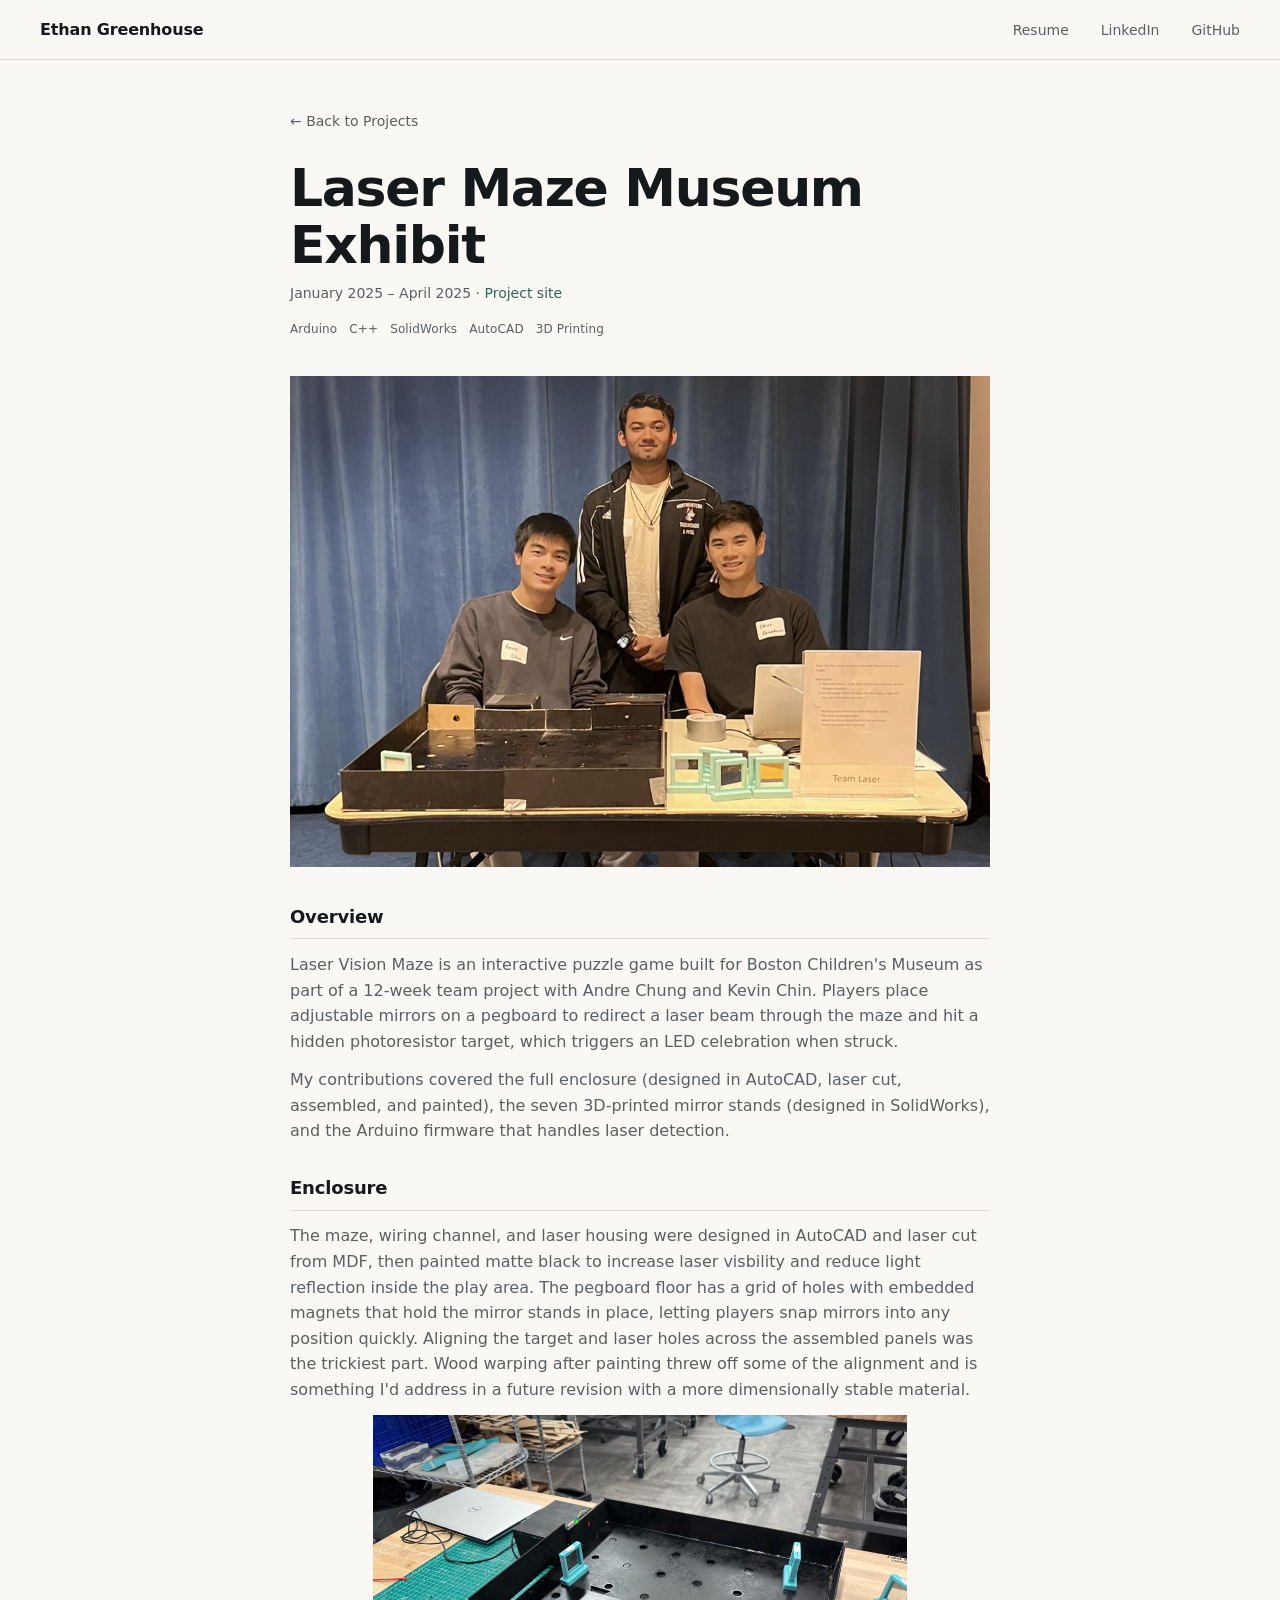
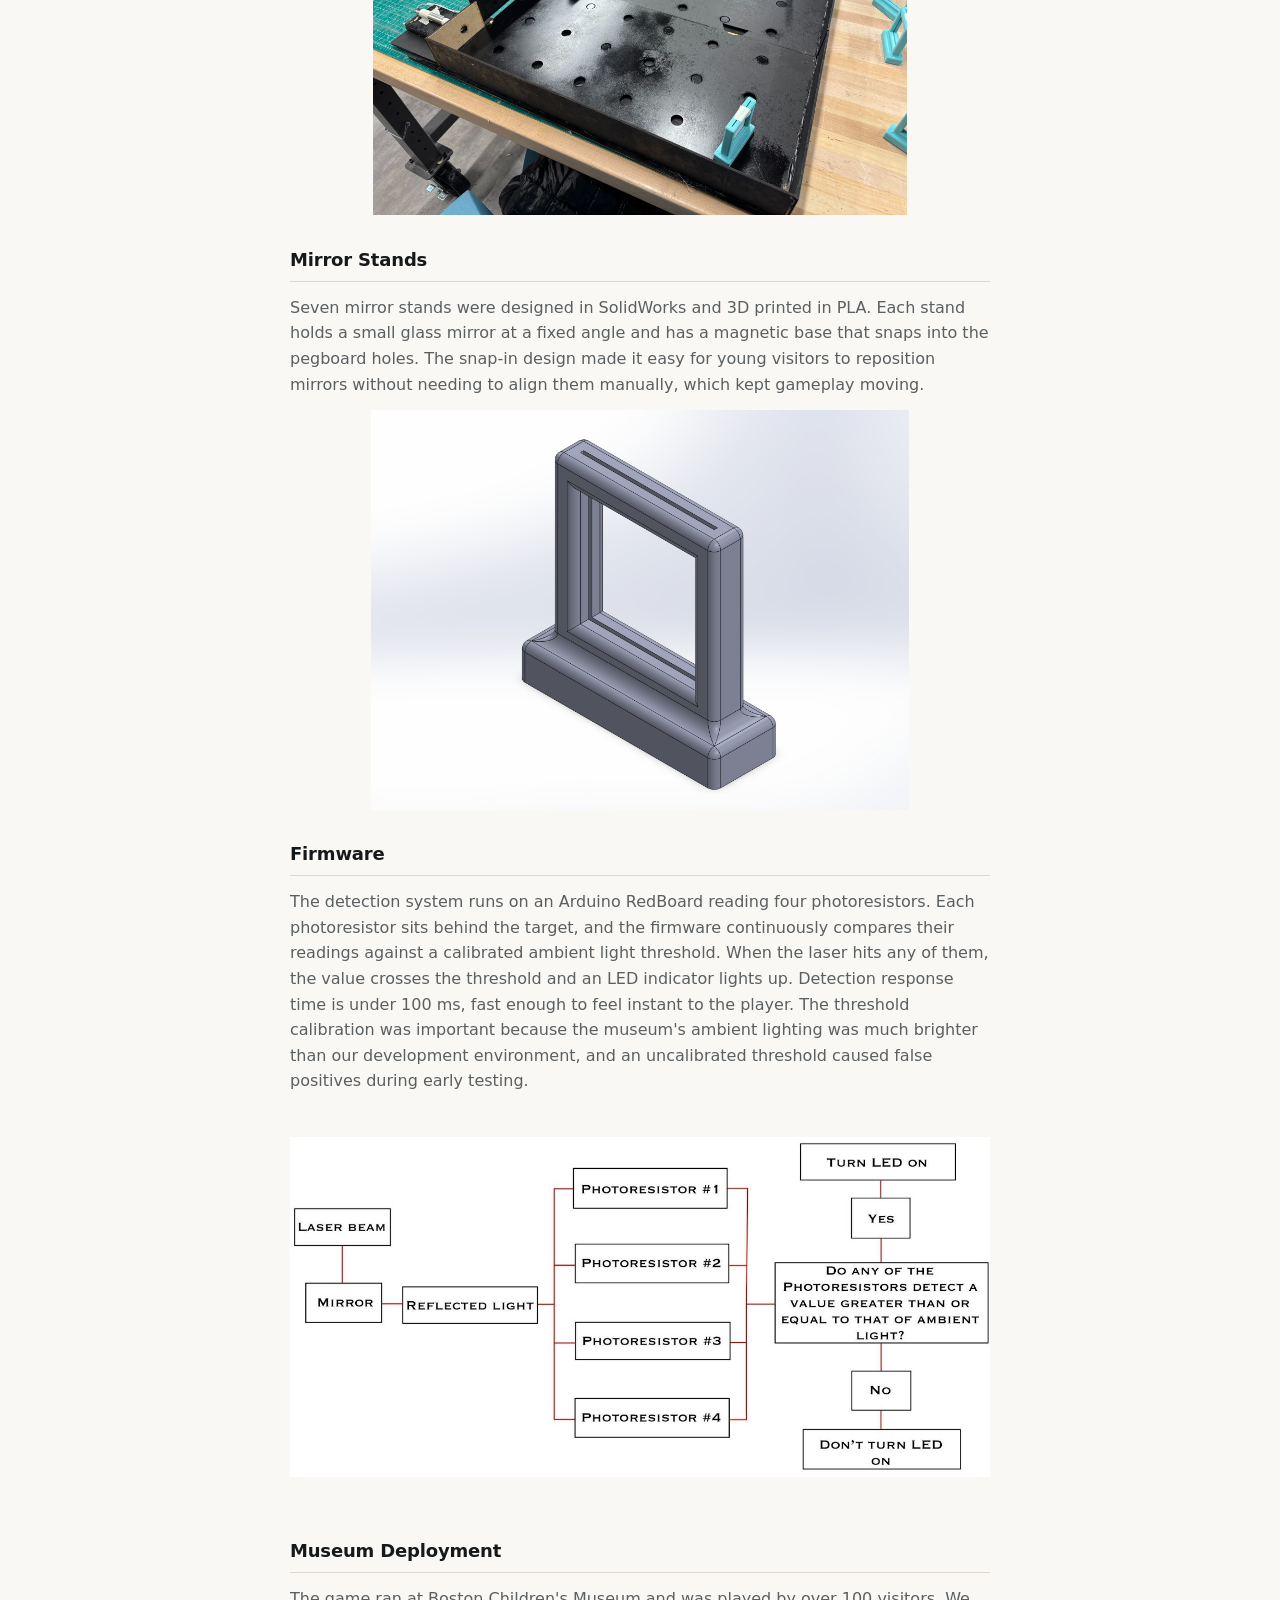
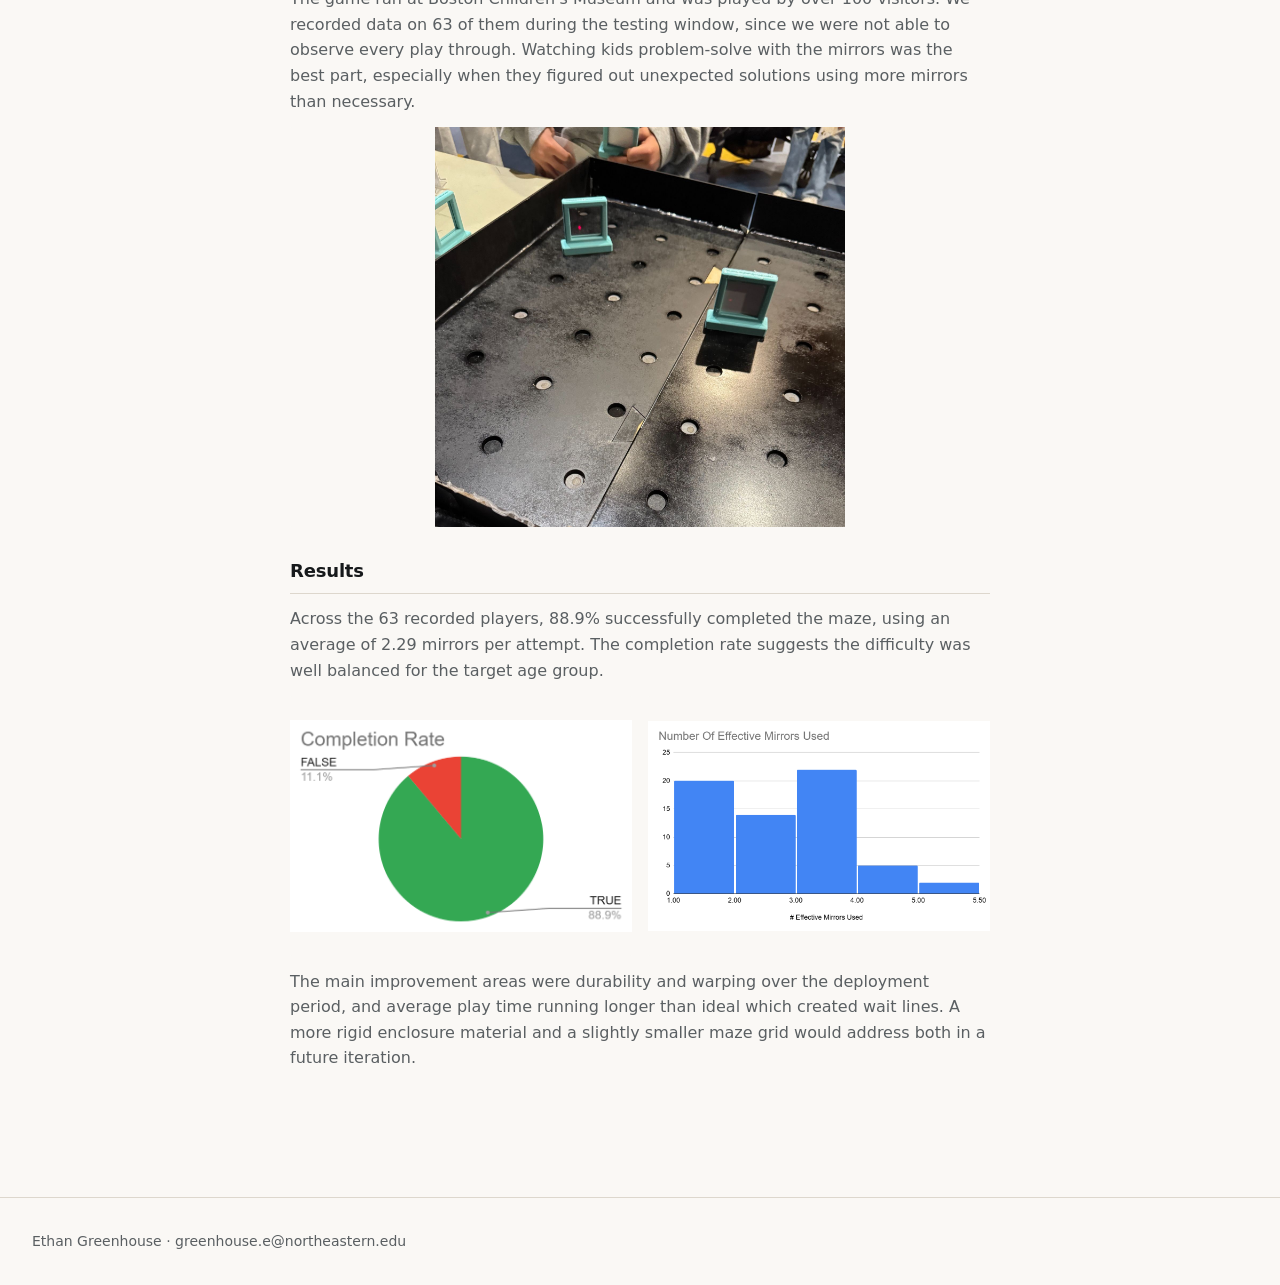
<file: projects/laser-maze.html>
<!DOCTYPE html>
<html lang="en">
<head>
  <meta charset="UTF-8" />
  <meta name="viewport" content="width=device-width, initial-scale=1.0" />
  <title>Ethan Greenhouse - Laser Maze Museum Exhibit</title>
  <meta name="description" content="Interactive laser puzzle game built for Boston Children's Museum, combining Arduino firmware, 3D-printed hardware, and a custom enclosure." />
  <link rel="canonical" href="https://ethangreenhouse.com/projects/laser-maze.html" />

  <meta property="og:type" content="website" />
  <meta property="og:url" content="https://ethangreenhouse.com/projects/laser-maze.html" />
  <meta property="og:title" content="Laser Maze Museum Exhibit - Ethan Greenhouse" />
  <meta property="og:description" content="Interactive laser puzzle game built for Boston Children's Museum, combining Arduino firmware, 3D-printed hardware, and a custom enclosure." />
  <meta property="og:image" content="https://ethangreenhouse.com/images/og-image.png" />

  <meta name="twitter:card" content="summary_large_image" />
  <meta name="twitter:title" content="Laser Maze Museum Exhibit - Ethan Greenhouse" />
  <meta name="twitter:description" content="Interactive laser puzzle game built for Boston Children's Museum, combining Arduino firmware, 3D-printed hardware, and a custom enclosure." />
  <meta name="twitter:image" content="https://ethangreenhouse.com/images/og-image.png" />

  <link rel="icon" type="image/png" href="../images/favicon.png" />
  <link rel="stylesheet" href="../style.css" />
  <link rel="stylesheet" href="../project.css" />
</head>
<body>

  <nav>
    <a href="../index.html" class="nav-name">Ethan Greenhouse</a>
    <ul>
      <li><a href="https://docs.google.com/document/d/1gsTAR54jjcMOcOAFtvFZfDNUDUgtQ1KB/edit?usp=sharing&ouid=106134167172094507117&rtpof=true&sd=true" target="_blank">Resume</a></li>
      <li><a href="https://www.linkedin.com/in/ethangreenhouse/" target="_blank">LinkedIn</a></li>
      <li><a href="https://github.com/EthanGreenhouse" target="_blank">GitHub</a></li>
    </ul>
  </nav>

  <main class="project-page">

    <a href="../index.html#projects" class="back-link">← Back to Projects</a>

    <header class="project-header">
      <h1>Laser Maze Museum Exhibit</h1>
      <p class="project-date">January 2025 – April 2025 · <a href="https://sites.google.com/view/lasermaze/home" target="_blank">Project site</a></p>
      <ul class="tags">
        <li>Arduino</li>
        <li>C++</li>
        <li>SolidWorks</li>
        <li>AutoCAD</li>
        <li>3D Printing</li>
      </ul>
    </header>

    <div class="project-hero-img">
      <img src="../images/laser-maze-team.jpg" alt="Team Laser at the Boston Children's Museum" />
    </div>

    <section class="project-section">
      <h2>Overview</h2>
      <p>
        Laser Vision Maze is an interactive puzzle game built for Boston Children's Museum as part of
        a 12-week team project with Andre Chung and Kevin Chin. Players place adjustable mirrors on
        a pegboard to redirect a laser beam through the maze and hit a hidden photoresistor target,
        which triggers an LED celebration when struck.
      </p>
      <p>
        My contributions covered the full enclosure (designed in AutoCAD, laser cut, assembled, and
        painted), the seven 3D-printed mirror stands (designed in SolidWorks), and the Arduino firmware
        that handles laser detection.
      </p>
    </section>

    <section class="project-section">
      <h2>Enclosure</h2>
      <p>
        The maze, wiring channel, and laser housing were designed in AutoCAD and laser cut from MDF,
        then painted matte black to increase laser visbility and reduce light reflection inside the play area. The pegboard floor
        has a grid of holes with embedded magnets that hold the mirror stands in place, letting players
        snap mirrors into any position quickly. Aligning the target and laser holes across the assembled
        panels was the trickiest part. Wood warping after painting threw off some of the alignment and
        is something I'd address in a future revision with a more dimensionally stable material.
      </p>
      <div class="project-img">
        <img src="../images/laser-maze-enclosure.jpg" alt="Laser-cut MDF maze enclosure painted matte black" />
      </div>
    </section>

    <section class="project-section">
      <h2>Mirror Stands</h2>
      <p>
        Seven mirror stands were designed in SolidWorks and 3D printed in PLA. Each stand holds a small
        glass mirror at a fixed angle and has a magnetic base that snaps into the pegboard holes. The
        snap-in design made it easy for young visitors to reposition mirrors without needing to align
        them manually, which kept gameplay moving.
      </p>
      <div class="project-img">
        <img src="../images/laser-maze-solidworks.jpg" alt="SolidWorks model of the 3D-printed mirror stand" />
      </div>
    </section>

    <section class="project-section">
      <h2>Firmware</h2>
      <p>
        The detection system runs on an Arduino RedBoard reading four photoresistors. Each photoresistor
        sits behind the target, and the firmware continuously compares their readings against a calibrated
        ambient light threshold. When the laser hits any of them, the value crosses the threshold and an
        LED indicator lights up. Detection response time is under 100 ms, fast enough to feel instant to
        the player. The threshold calibration was important because the museum's ambient lighting was
        much brighter than our development environment, and an uncalibrated threshold caused false
        positives during early testing.
      </p>
      <div class="project-img">
        <img src="../images/laser-maze-flowchart.jpg" alt="Detection logic flowchart" />
      </div>
    </section>

    <section class="project-section">
      <h2>Museum Deployment</h2>
      <p>
        The game ran at Boston Children's Museum and was played by over 100 visitors. We recorded
        data on 63 of them during the testing window, since we were not able to observe every play
        through.
        Watching kids problem-solve with the mirrors was the best part, especially when they figured
        out unexpected solutions using more mirrors than necessary.
      </p>
      <div class="project-img">
        <img src="../images/laser-maze-gameplay.jpg" alt="Mirror stands and laser beam on the maze board" />
      </div>
    </section>

    <section class="project-section">
      <h2>Results</h2>
      <p>
        Across the 63 recorded players, 88.9% successfully completed the maze, using an average of
        2.29 mirrors per attempt. The completion rate suggests the difficulty was well balanced for the target age group.
      </p>
      <div class="project-img-row">
        <div class="project-img">
          <img src="../images/laser-maze-completion.jpg" alt="Completion rate pie chart: 88.9% successful" />
        </div>
        <div class="project-img">
          <img src="../images/laser-maze-mirrors.jpg" alt="Distribution of effective mirrors used per attempt" />
        </div>
      </div>
      <p>
        The main improvement areas were durability and warping over the deployment period, and average
        play time running longer than ideal which created wait lines. A more rigid enclosure material
        and a slightly smaller maze grid would address both in a future iteration.
      </p>
    </section>

  </main>

  <footer>
    <p>Ethan Greenhouse · <a href="mailto:greenhouse.e@northeastern.edu">greenhouse.e@northeastern.edu</a></p>
  </footer>

</body>
</html>
</file>
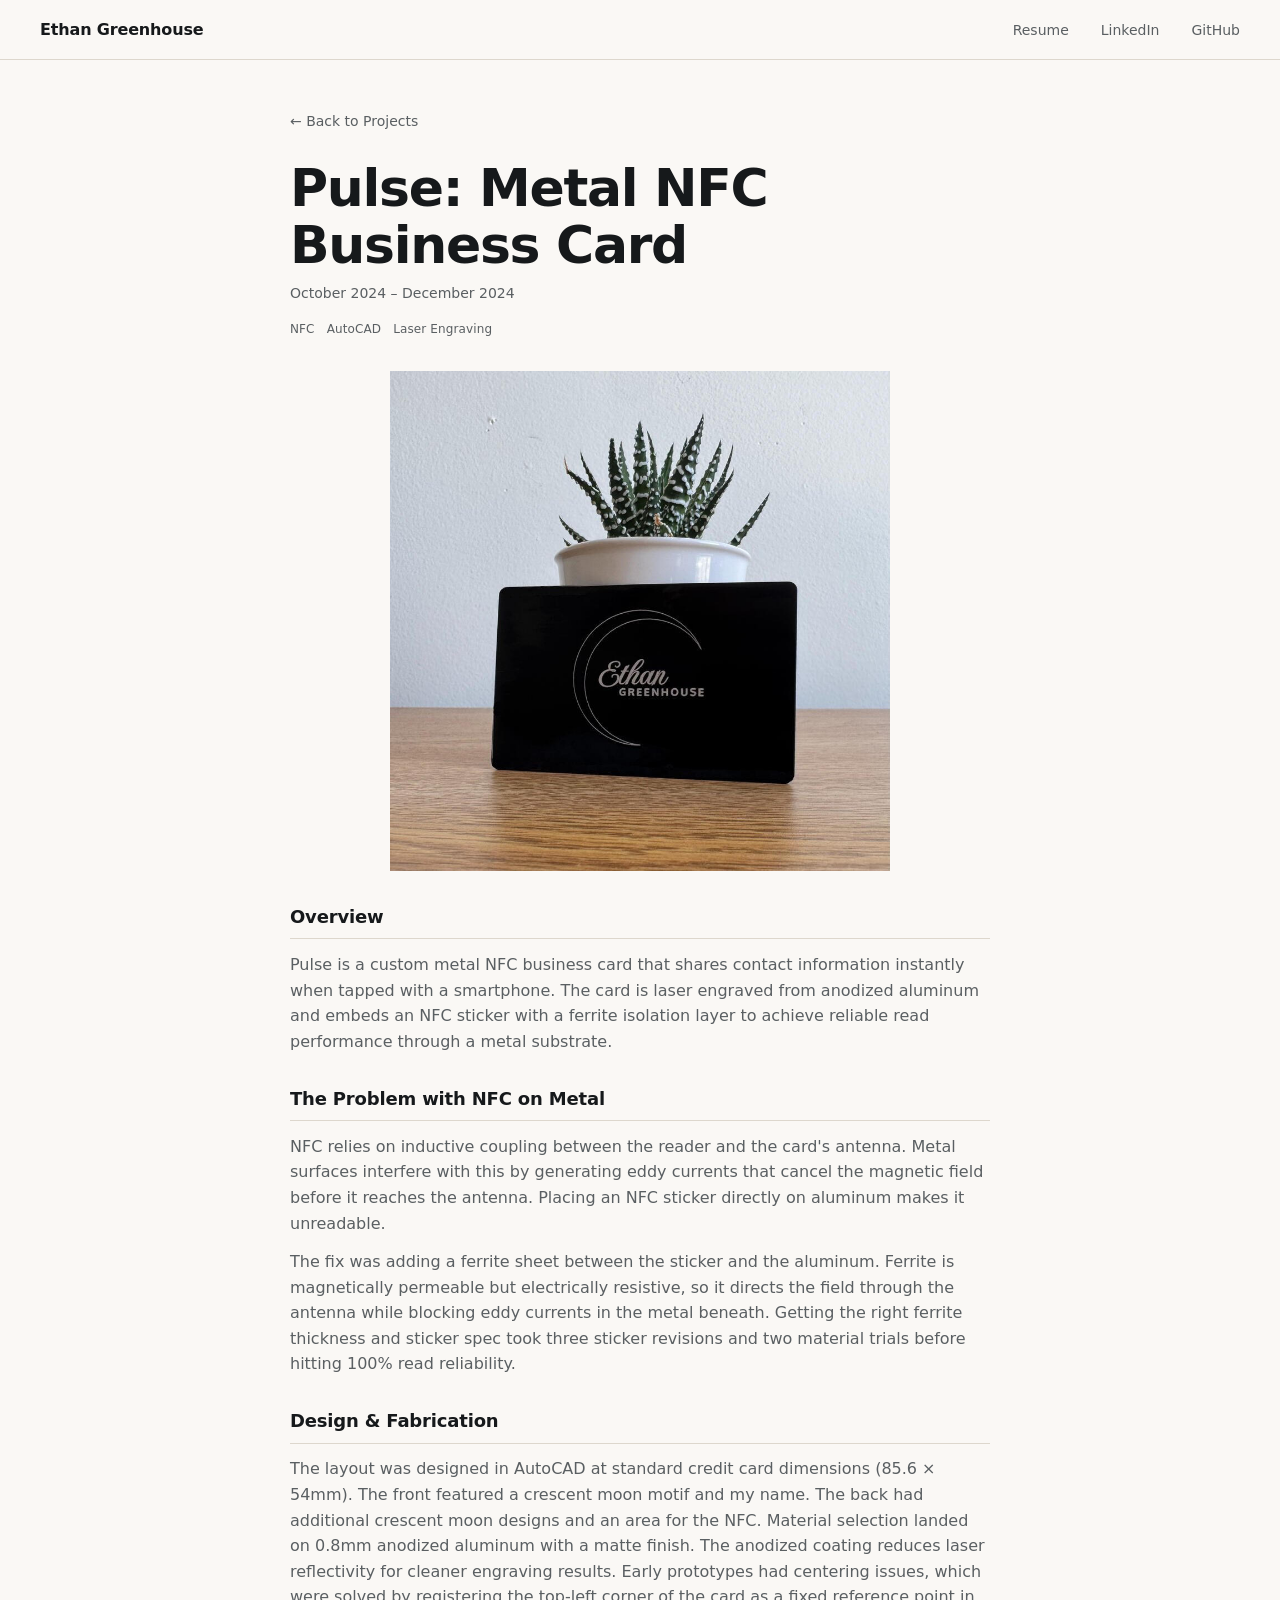
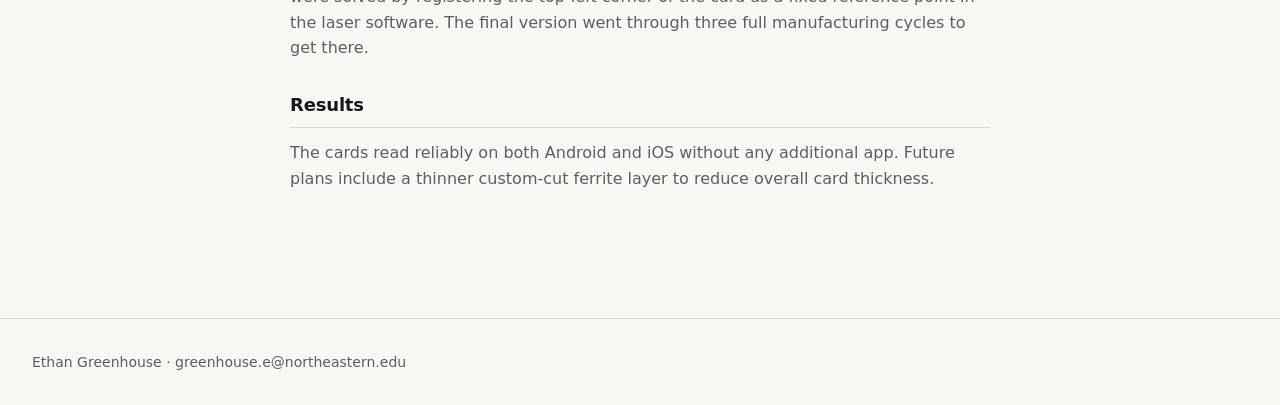
<file: projects/pulse-nfc.html>
<!DOCTYPE html>
<html lang="en">
<head>
  <meta charset="UTF-8" />
  <meta name="viewport" content="width=device-width, initial-scale=1.0" />
  <title>Ethan Greenhouse - Pulse: Metal NFC Business Card</title>
  <meta name="description" content="Custom aluminum NFC business cards with laser engraving and a ferrite layer achieving 100% read reliability despite metal interference." />
  <link rel="canonical" href="https://ethangreenhouse.com/projects/pulse-nfc.html" />

  <meta property="og:type" content="website" />
  <meta property="og:url" content="https://ethangreenhouse.com/projects/pulse-nfc.html" />
  <meta property="og:title" content="Pulse: Metal NFC Business Card - Ethan Greenhouse" />
  <meta property="og:description" content="Custom aluminum NFC business cards with laser engraving and a ferrite layer achieving 100% read reliability despite metal interference." />
  <meta property="og:image" content="https://ethangreenhouse.com/images/og-image.png" />

  <meta name="twitter:card" content="summary_large_image" />
  <meta name="twitter:title" content="Pulse: Metal NFC Business Card - Ethan Greenhouse" />
  <meta name="twitter:description" content="Custom aluminum NFC business cards with laser engraving and a ferrite layer achieving 100% read reliability despite metal interference." />
  <meta name="twitter:image" content="https://ethangreenhouse.com/images/og-image.png" />

  <link rel="icon" type="image/png" href="../images/favicon.png" />
  <link rel="stylesheet" href="../style.css" />
  <link rel="stylesheet" href="../project.css" />
</head>
<body>

  <nav>
    <a href="../index.html" class="nav-name">Ethan Greenhouse</a>
    <ul>
      <li><a href="https://docs.google.com/document/d/1gsTAR54jjcMOcOAFtvFZfDNUDUgtQ1KB/edit?usp=sharing&ouid=106134167172094507117&rtpof=true&sd=true" target="_blank">Resume</a></li>
      <li><a href="https://www.linkedin.com/in/ethangreenhouse/" target="_blank">LinkedIn</a></li>
      <li><a href="https://github.com/EthanGreenhouse" target="_blank">GitHub</a></li>
    </ul>
  </nav>

  <main class="project-page">

    <a href="../index.html#projects" class="back-link">← Back to Projects</a>

    <header class="project-header">
      <h1>Pulse: Metal NFC Business Card</h1>
      <p class="project-date">October 2024 – December 2024</p>
      <ul class="tags">
        <li>NFC</li>
        <li>AutoCAD</li>
        <li>Laser Engraving</li>
      </ul>
    </header>

    <div class="project-hero-img">
      <img src="../images/pulse-hero.jpg" alt="Pulse metal NFC business card" />
    </div>

    <section class="project-section">
      <h2>Overview</h2>
      <p>
        Pulse is a custom metal NFC business card that shares contact information instantly when tapped
        with a smartphone. The card is laser engraved from anodized aluminum and embeds
        an NFC sticker with a ferrite isolation layer to achieve reliable read performance through a
        metal substrate.
      </p>
    </section>

    <section class="project-section">
      <h2>The Problem with NFC on Metal</h2>
      <p>
        NFC relies on inductive coupling between the reader and the card's antenna. Metal surfaces
        interfere with this by generating eddy currents that cancel the magnetic field before it reaches
        the antenna. Placing an NFC sticker directly on aluminum makes it unreadable.
      </p>
      <p>
        The fix was adding a ferrite sheet between the sticker and the aluminum. Ferrite is magnetically
        permeable but electrically resistive, so it directs the field through the antenna while blocking
        eddy currents in the metal beneath. Getting the right ferrite thickness and sticker spec took
        three sticker revisions and two material trials before hitting 100% read reliability.
      </p>
    </section>

    <section class="project-section">
      <h2>Design & Fabrication</h2>
      <p>
        The layout was designed in AutoCAD at standard credit card dimensions (85.6 × 54mm). The front featured
        a crescent moon motif and my name. The back had additional crescent moon designs and an area for the NFC.
        Material selection landed on 0.8mm anodized aluminum with a matte finish. The anodized coating reduces 
        laser reflectivity for cleaner engraving results. Early prototypes had centering issues, which were solved
        by registering the top-left corner of the card as a fixed reference point in the laser software. The final 
        version went through three full manufacturing cycles to get there.
      </p>
    </section>

    <section class="project-section">
      <h2>Results</h2>
      <p>
        The cards read reliably on both Android and iOS without any additional app. Future plans include a 
        thinner custom-cut ferrite layer to reduce overall card thickness.
      </p>
    </section>

  </main>

  <footer>
    <p>Ethan Greenhouse · <a href="mailto:greenhouse.e@northeastern.edu">greenhouse.e@northeastern.edu</a></p>
  </footer>

</body>
</html>
</file>
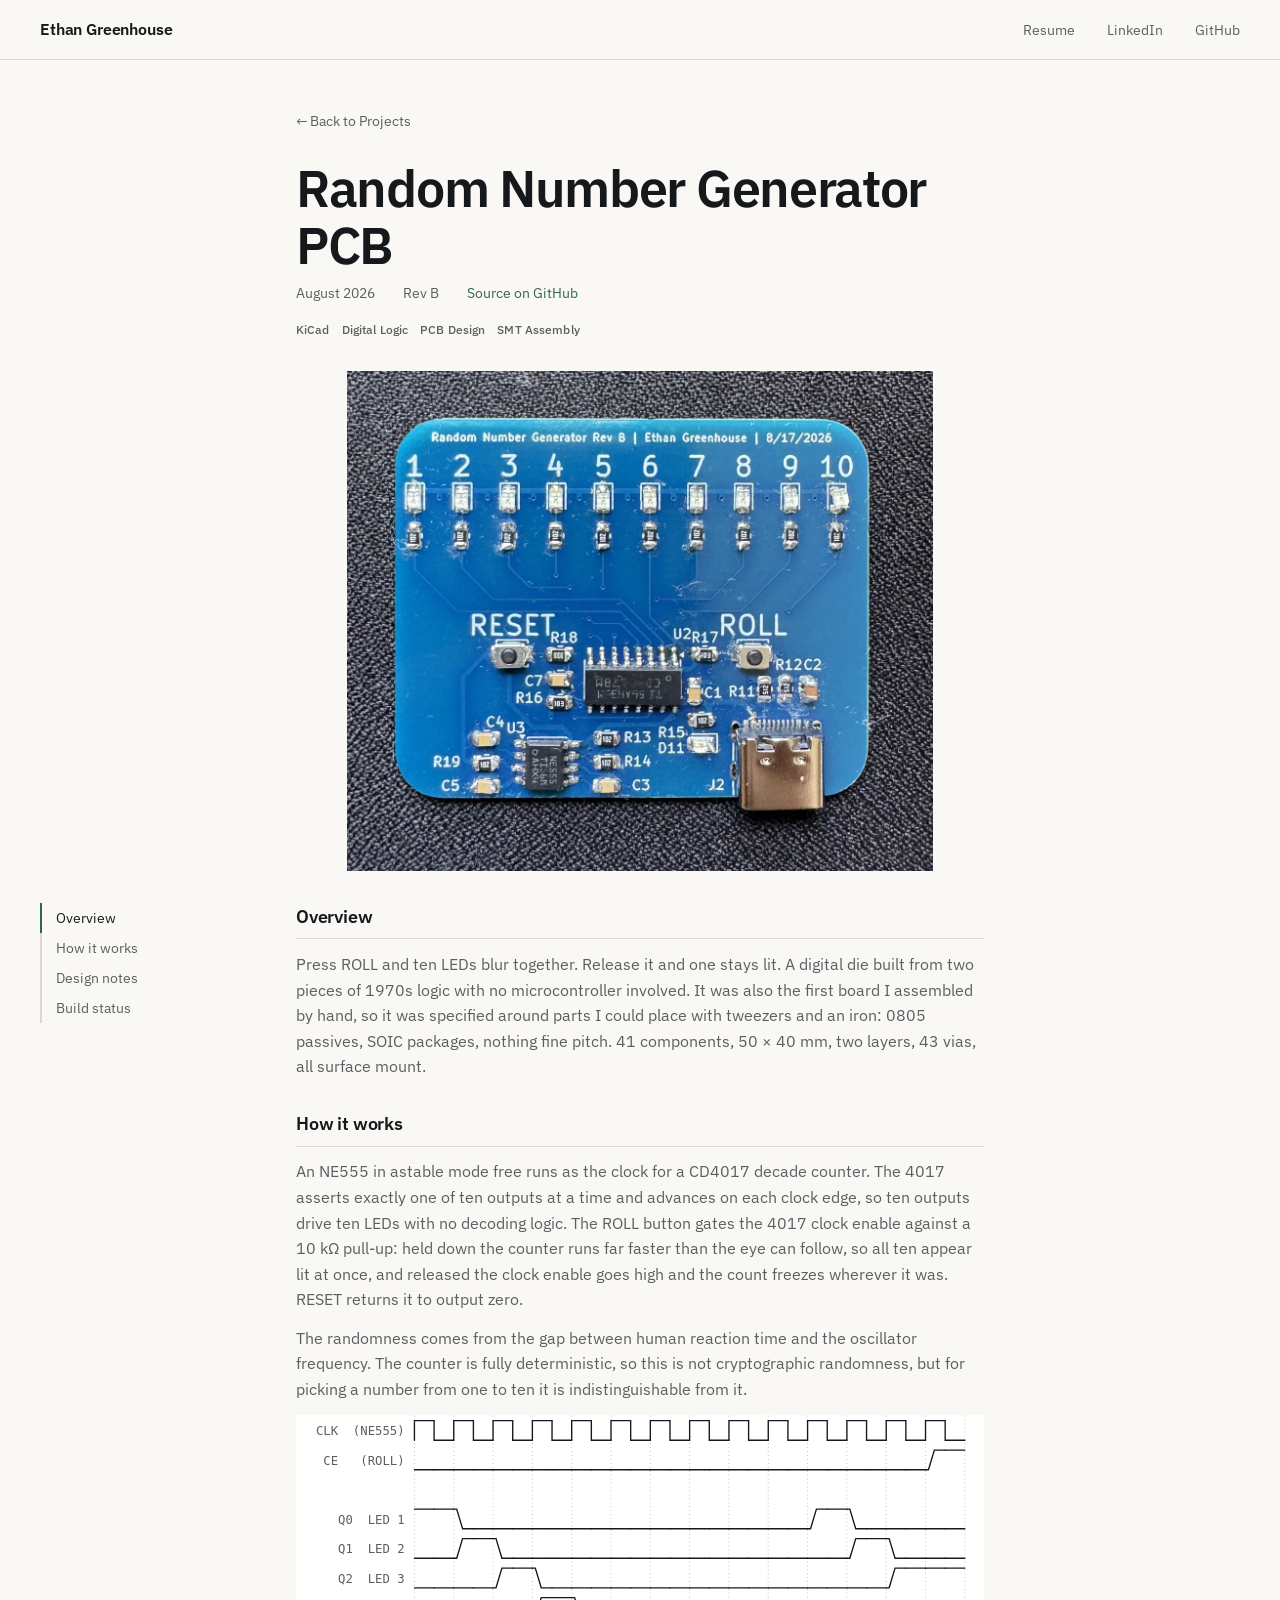
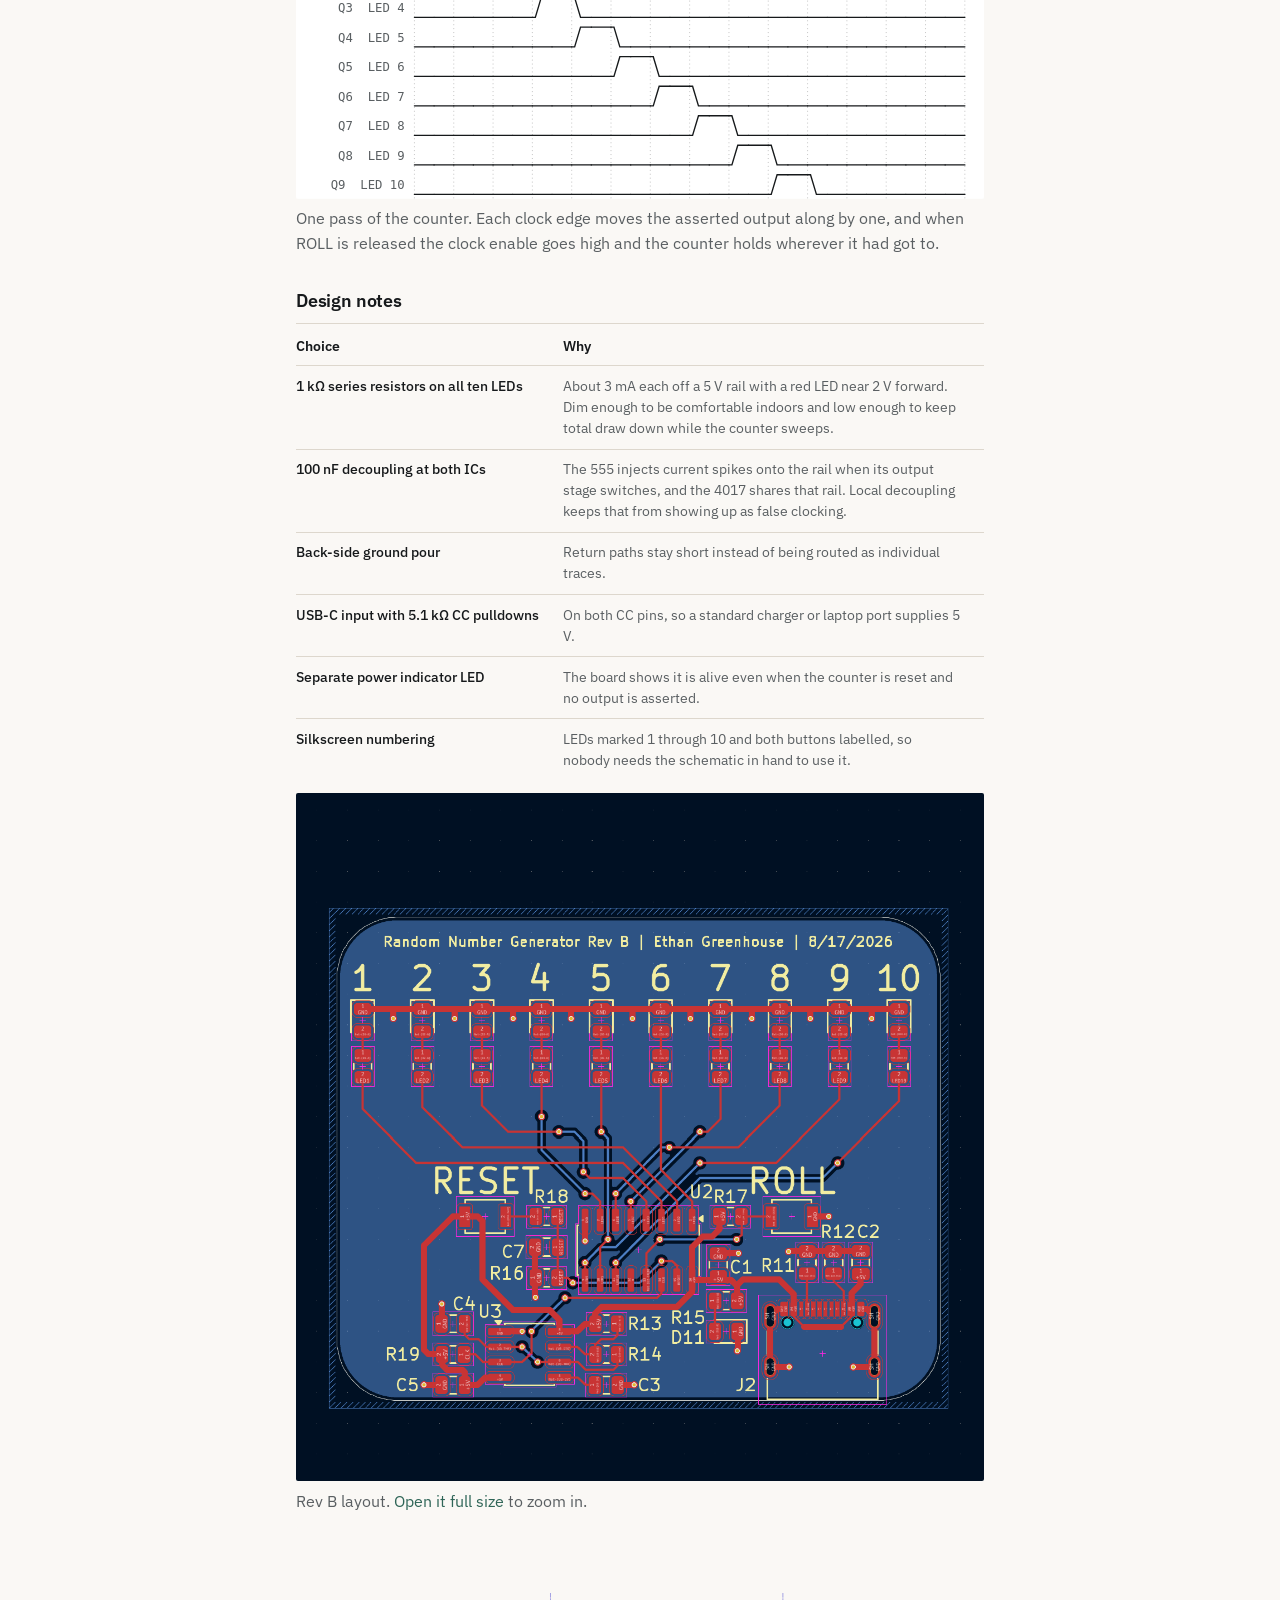
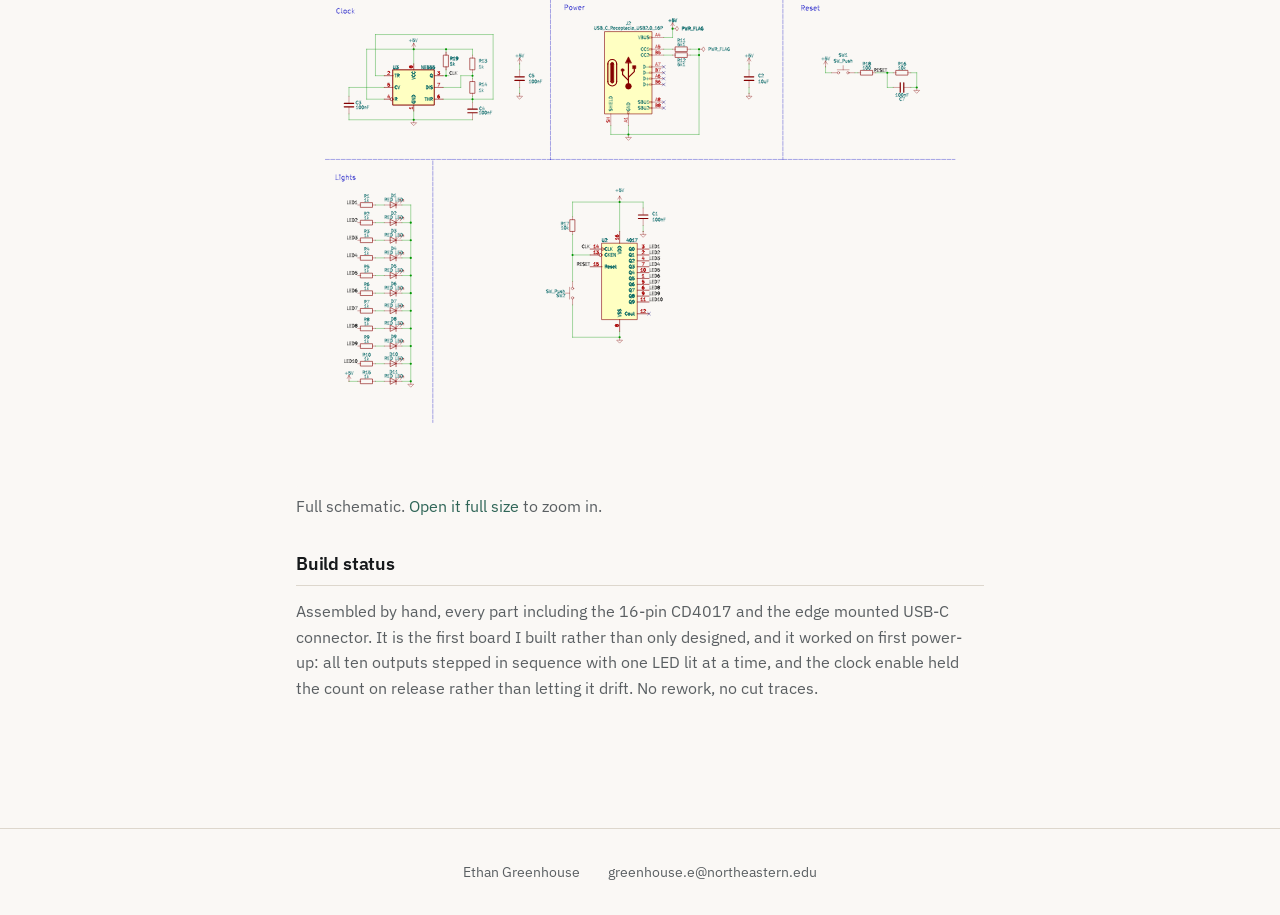
<file: projects/rng-pcb.html>
<!DOCTYPE html>
<html lang="en">
<head>
  <meta charset="UTF-8" />
  <meta name="viewport" content="width=device-width, initial-scale=1.0" />
  <title>Ethan Greenhouse - Random Number Generator PCB</title>
  <meta name="description" content="A 41-component surface mount board that latches 1 of 10 LEDs using an NE555-clocked CD4017 decade counter, with no microcontroller." />
  <link rel="canonical" href="https://ethangreenhouse.com/projects/rng-pcb.html" />

  <meta property="og:type" content="website" />
  <meta property="og:url" content="https://ethangreenhouse.com/projects/rng-pcb.html" />
  <meta property="og:title" content="Random Number Generator PCB - Ethan Greenhouse" />
  <meta property="og:description" content="A 41-component surface mount board that latches 1 of 10 LEDs using an NE555-clocked CD4017 decade counter, with no microcontroller." />
  <meta property="og:image" content="https://ethangreenhouse.com/images/rng-assembled.jpg" />

  <meta name="twitter:card" content="summary_large_image" />
  <meta name="twitter:title" content="Random Number Generator PCB - Ethan Greenhouse" />
  <meta name="twitter:description" content="A 41-component surface mount board that latches 1 of 10 LEDs using an NE555-clocked CD4017 decade counter, with no microcontroller." />
  <meta name="twitter:image" content="https://ethangreenhouse.com/images/rng-assembled.jpg" />

  <link rel="icon" type="image/png" href="../images/favicon.png" />
  <link rel="preconnect" href="https://fonts.googleapis.com" />
  <link rel="preconnect" href="https://fonts.gstatic.com" crossorigin />
  <link rel="stylesheet" href="https://fonts.googleapis.com/css2?family=IBM+Plex+Mono:wght@400;500&amp;family=IBM+Plex+Sans:wght@400;500;600;700&amp;display=swap" />
  <link rel="stylesheet" href="../style.css" />
  <link rel="stylesheet" href="../project.css" />
</head>
<body>

  <nav>
    <a href="../index.html" class="nav-name">Ethan Greenhouse</a>
    <ul>
      <li><a href="https://docs.google.com/document/d/1gsTAR54jjcMOcOAFtvFZfDNUDUgtQ1KB/edit?usp=sharing&ouid=106134167172094507117&rtpof=true&sd=true" target="_blank">Resume</a></li>
      <li><a href="https://www.linkedin.com/in/ethangreenhouse/" target="_blank">LinkedIn</a></li>
      <li><a href="https://github.com/EthanGreenhouse" target="_blank">GitHub</a></li>
    </ul>
  </nav>

  <main class="project-page">
    <aside class="project-rail" aria-label="Sections"></aside>

    <div class="project-body">

    <a href="../index.html#projects" class="back-link">← Back to Projects</a>

    <header class="project-header">
      <h1>Random Number Generator PCB</h1>
      <p class="project-date meta-row"><span>August 2026</span><span>Rev B</span><a href="https://github.com/EthanGreenhouse/rng-pcb" target="_blank">Source on GitHub</a></p>
      <ul class="tags">
        <li>KiCad</li>
        <li>Digital Logic</li>
        <li>PCB Design</li>
        <li>SMT Assembly</li>
      </ul>
    </header>

    <div class="project-hero-img">
      <a href="../images/rng-assembled.jpg" target="_blank">
        <img src="../images/rng-assembled.jpg" alt="Assembled Rev B random number generator board with ten numbered LEDs, the CD4017 and NE555, RESET and ROLL buttons, and an edge mounted USB-C connector" />
      </a>
    </div>

    <section class="project-section">
      <h2>Overview</h2>
      <p>
        Press ROLL and ten LEDs blur together. Release it and one stays lit. A digital die built from two pieces of 1970s logic with no microcontroller involved. It was also the first board I assembled by hand, so it was specified around parts I could place with tweezers and an iron: 0805 passives, SOIC packages, nothing fine pitch. 41 components, 50 × 40 mm, two layers, 43 vias, all surface mount.
      </p>
    </section>

    <section class="project-section">
      <h2>How it works</h2>
      <p>
        An NE555 in astable mode free runs as the clock for a CD4017 decade counter. The 4017 asserts exactly one of ten outputs at a time and advances on each clock edge, so ten outputs drive ten LEDs with no decoding logic. The ROLL button gates the 4017 clock enable against a 10 kΩ pull-up: held down the counter runs far faster than the eye can follow, so all ten appear lit at once, and released the clock enable goes high and the count freezes wherever it was. RESET returns it to output zero.
      </p>
      <p>
        The randomness comes from the gap between human reaction time and the oscillator frequency. The counter is fully deterministic, so this is not cryptographic randomness, but for picking a number from one to ten it is indistinguishable from it.
      </p>
      <div class="project-img project-img-auto">
        <a href="../images/rng-timing.svg" target="_blank">
          <img src="../images/rng-timing.svg" alt="Timing diagram. The NE555 clock runs continuously. While clock enable is held low by the ROLL button the CD4017 asserts Q0 through Q9 in turn, one per clock edge, wrapping back to Q0. When clock enable goes high the counter stops and holds whichever output was asserted." />
        </a>
      </div>
      <p class="figure-note">
        One pass of the counter. Each clock edge moves the asserted output along by one, and when ROLL is released the clock enable goes high and the counter holds wherever it had got to.
      </p>
    </section>

    <section class="project-section">
      <h2>Design notes</h2>
      <table class="spec">
        <thead>
          <tr><th>Choice</th><th>Why</th></tr>
        </thead>
        <tbody>
          <tr><td>1 kΩ series resistors on all ten LEDs</td><td>About 3 mA each off a 5 V rail with a red LED near 2 V forward. Dim enough to be comfortable indoors and low enough to keep total draw down while the counter sweeps.</td></tr>
          <tr><td>100 nF decoupling at both ICs</td><td>The 555 injects current spikes onto the rail when its output stage switches, and the 4017 shares that rail. Local decoupling keeps that from showing up as false clocking.</td></tr>
          <tr><td>Back-side ground pour</td><td>Return paths stay short instead of being routed as individual traces.</td></tr>
          <tr><td>USB-C input with 5.1 kΩ CC pulldowns</td><td>On both CC pins, so a standard charger or laptop port supplies 5 V.</td></tr>
          <tr><td>Separate power indicator LED</td><td>The board shows it is alive even when the counter is reset and no output is asserted.</td></tr>
          <tr><td>Silkscreen numbering</td><td>LEDs marked 1 through 10 and both buttons labelled, so nobody needs the schematic in hand to use it.</td></tr>
        </tbody>
      </table>
      <div class="project-img project-img-auto">
        <a href="../images/rng-layout.png" target="_blank">
          <img src="../images/rng-layout.png" alt="Rev B board layout in KiCad, showing the ten numbered LEDs with their series resistors across the top, the CD4017 and NE555 below, and the routing between them" />
        </a>
      </div>
      <p class="figure-note">
        Rev B layout. <a href="../images/rng-layout.png" target="_blank">Open it full size</a> to zoom in.
      </p>
      <div class="project-img project-img-tall">
        <a href="../images/rng-schematic.svg" target="_blank">
          <img src="../images/rng-schematic.svg" alt="Full schematic of the Rev B random number generator board" />
        </a>
      </div>
      <p class="figure-note">
        Full schematic. <a href="../images/rng-schematic.svg" target="_blank">Open it full size</a> to zoom in.
      </p>
    </section>

    <section class="project-section">
      <h2>Build status</h2>
      <p>
        Assembled by hand, every part including the 16-pin CD4017 and the edge mounted USB-C connector. It is the first board I built rather than only designed, and it worked on first power-up: all ten outputs stepped in sequence with one LED lit at a time, and the clock enable held the count on release rather than letting it drift. No rework, no cut traces.
      </p>
    </section>

    </div>
  </main>

  <footer>
    <p class="meta-row"><span>Ethan Greenhouse</span><a href="mailto:greenhouse.e@northeastern.edu">greenhouse.e@northeastern.edu</a></p>
  </footer>

  <script src="../page.js" defer></script>
</body>
</html>
</file>
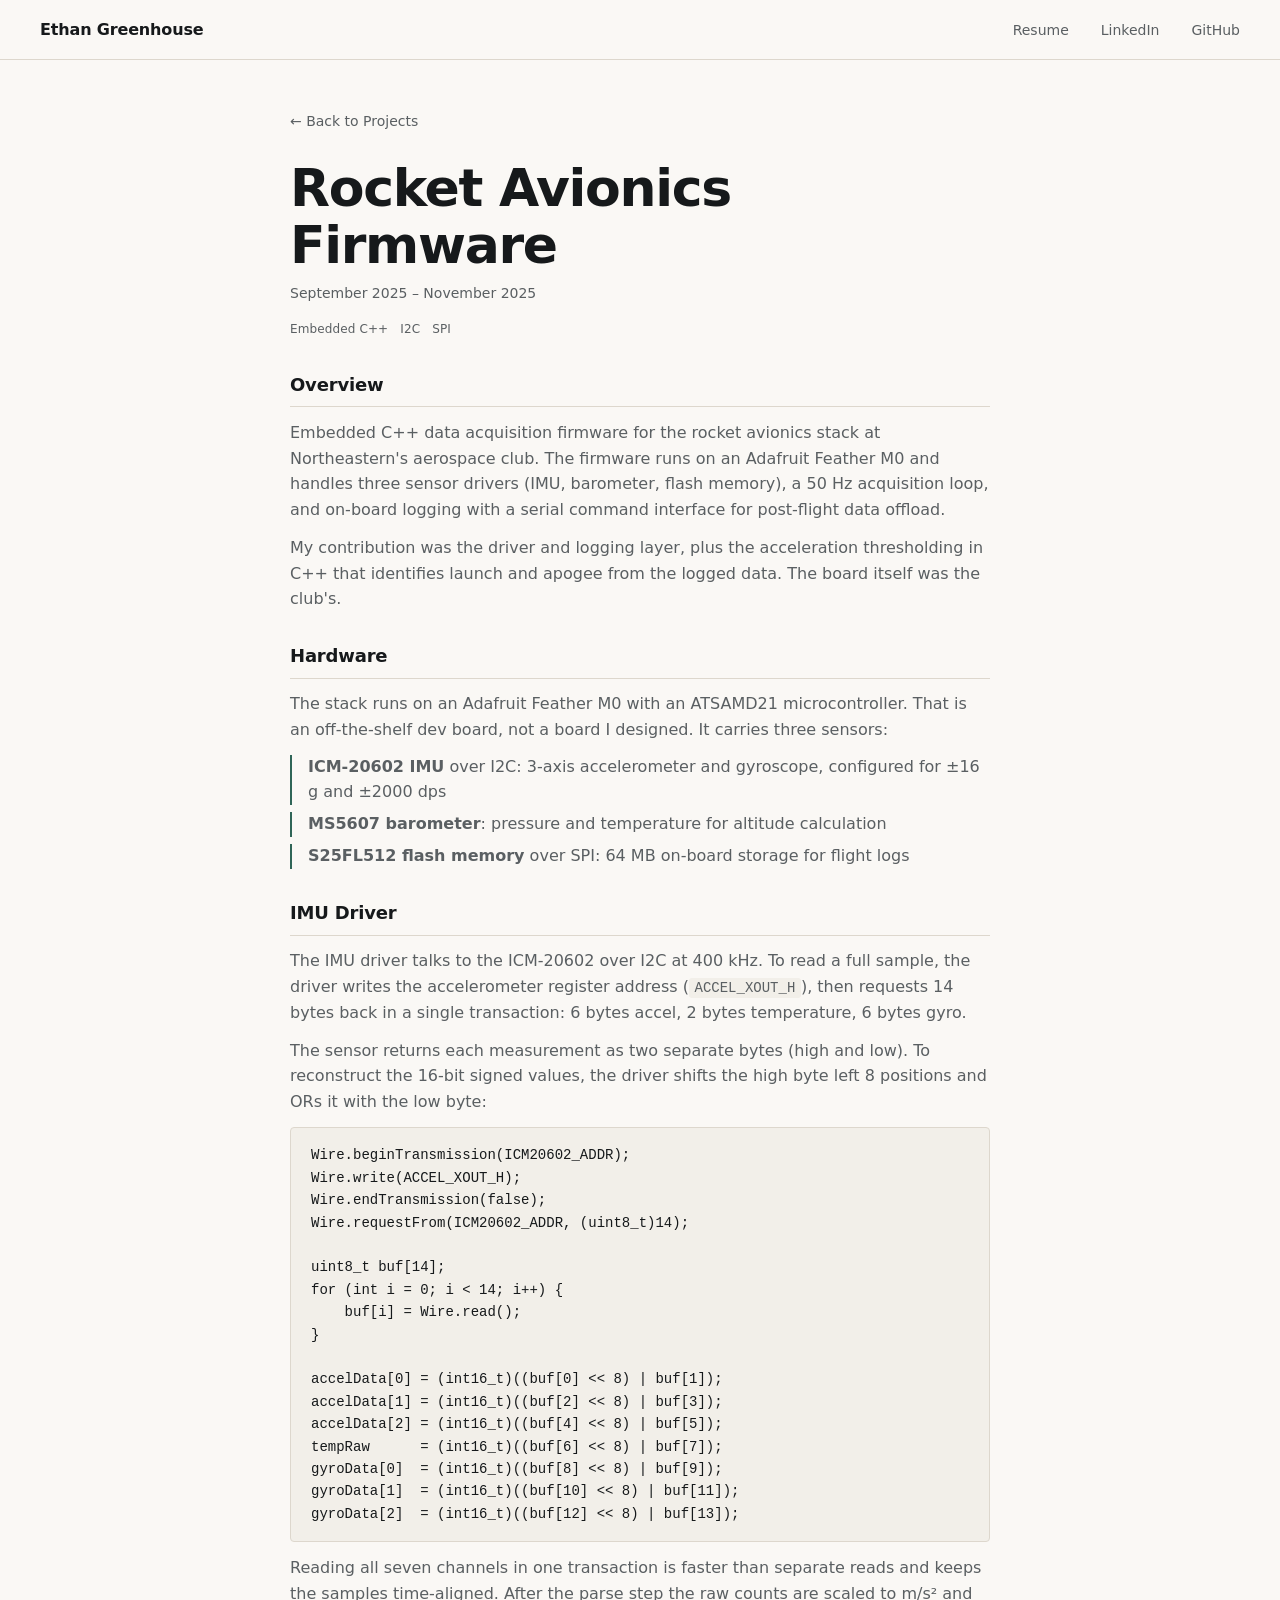
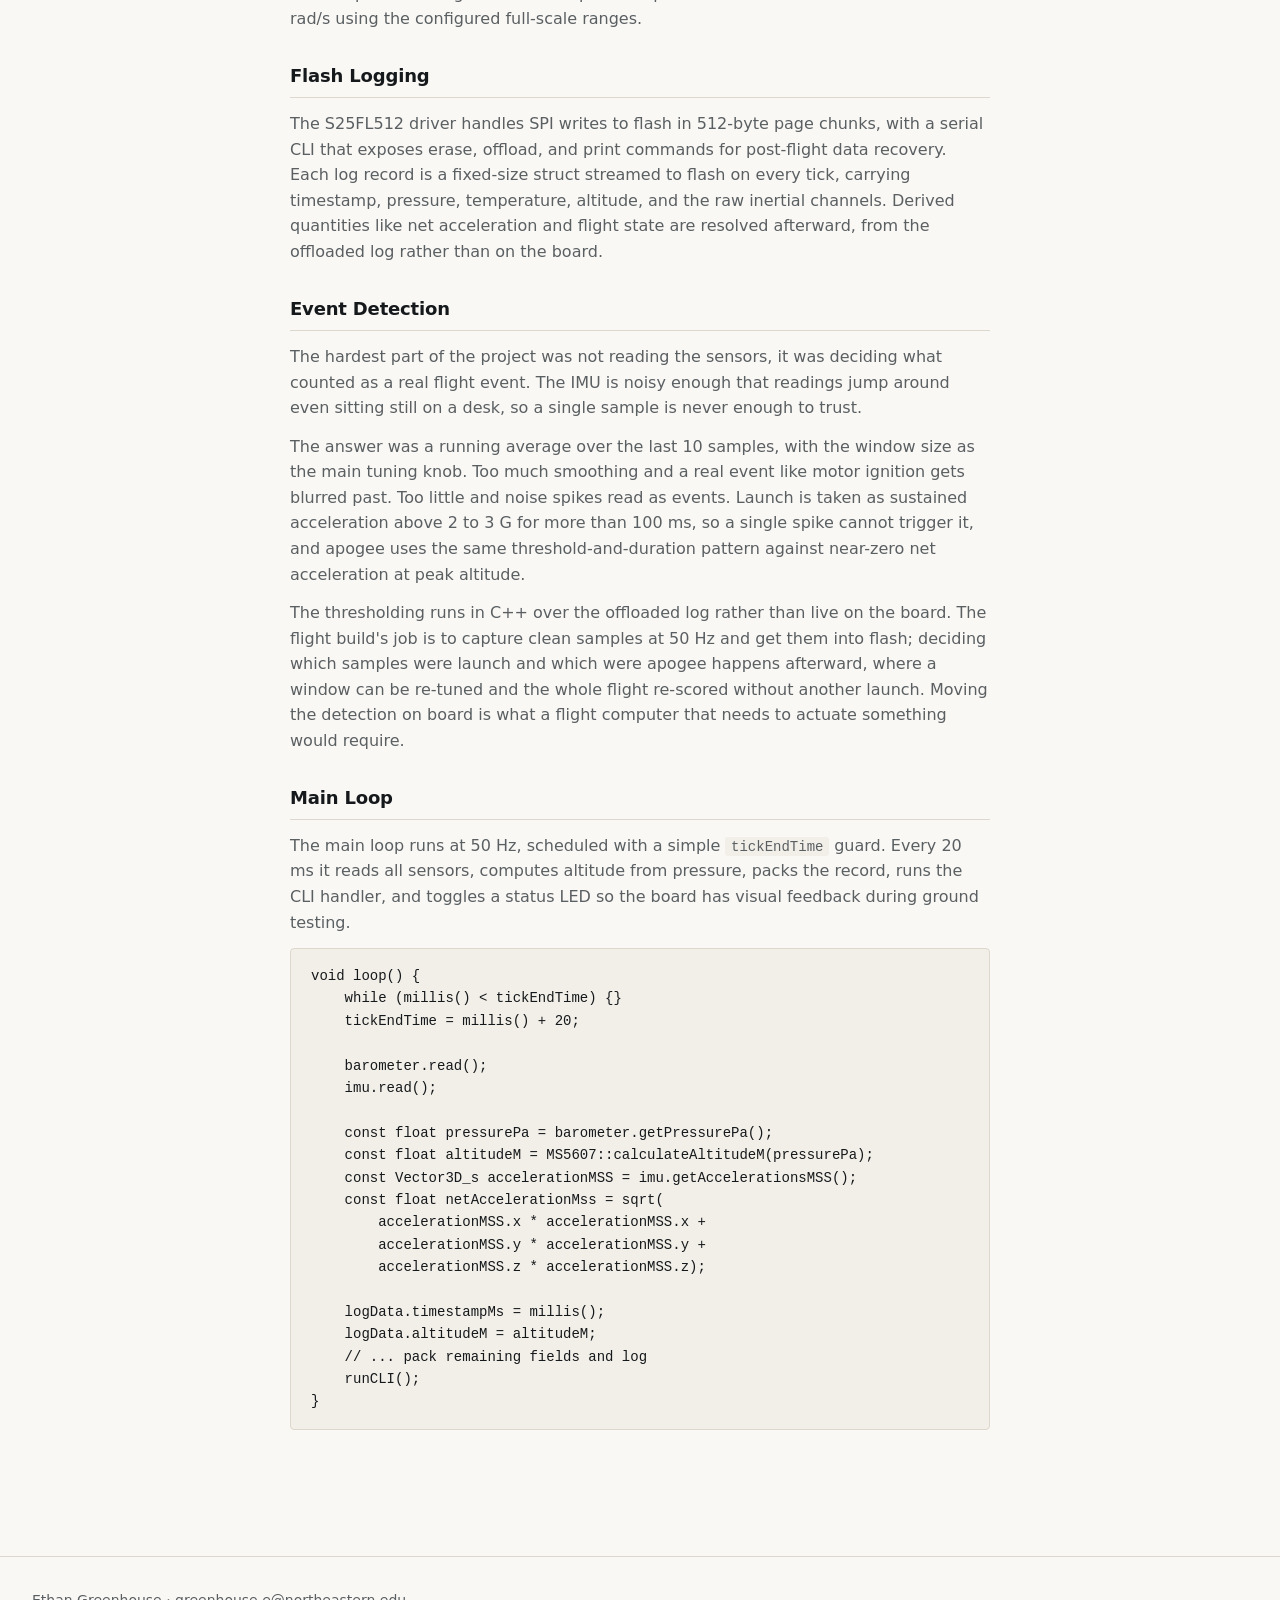
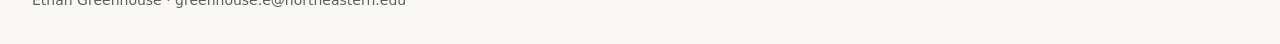
<file: projects/rocket-avionics.html>
<!DOCTYPE html>
<html lang="en">
<head>
  <meta charset="UTF-8" />
  <meta name="viewport" content="width=device-width, initial-scale=1.0" />
  <title>Ethan Greenhouse - Rocket Avionics Firmware</title>
  <meta name="description" content="Embedded C++ data acquisition firmware for a university aerospace club, with I2C IMU, barometer, and SPI flash drivers on an Adafruit Feather M0." />
  <link rel="canonical" href="https://ethangreenhouse.com/projects/rocket-avionics.html" />

  <meta property="og:type" content="website" />
  <meta property="og:url" content="https://ethangreenhouse.com/projects/rocket-avionics.html" />
  <meta property="og:title" content="Rocket Avionics Firmware - Ethan Greenhouse" />
  <meta property="og:description" content="Embedded C++ data acquisition firmware for a university aerospace club, with I2C IMU, barometer, and SPI flash drivers on an Adafruit Feather M0." />
  <meta property="og:image" content="https://ethangreenhouse.com/images/og-image.png" />

  <meta name="twitter:card" content="summary_large_image" />
  <meta name="twitter:title" content="Rocket Avionics Firmware - Ethan Greenhouse" />
  <meta name="twitter:description" content="Embedded C++ data acquisition firmware for a university aerospace club, with I2C IMU, barometer, and SPI flash drivers on an Adafruit Feather M0." />
  <meta name="twitter:image" content="https://ethangreenhouse.com/images/og-image.png" />

  <link rel="icon" type="image/png" href="../images/favicon.png" />
  <link rel="stylesheet" href="../style.css" />
  <link rel="stylesheet" href="../project.css" />
</head>
<body>

  <nav>
    <a href="../index.html" class="nav-name">Ethan Greenhouse</a>
    <ul>
      <li><a href="https://docs.google.com/document/d/1gsTAR54jjcMOcOAFtvFZfDNUDUgtQ1KB/edit?usp=sharing&ouid=106134167172094507117&rtpof=true&sd=true" target="_blank">Resume</a></li>
      <li><a href="https://www.linkedin.com/in/ethangreenhouse/" target="_blank">LinkedIn</a></li>
      <li><a href="https://github.com/EthanGreenhouse" target="_blank">GitHub</a></li>
    </ul>
  </nav>

  <main class="project-page">

    <a href="../index.html#projects" class="back-link">← Back to Projects</a>

    <header class="project-header">
      <h1>Rocket Avionics Firmware</h1>
      <p class="project-date">September 2025 – November 2025</p>
      <ul class="tags">
        <li>Embedded C++</li>
        <li>I2C</li>
        <li>SPI</li>
      </ul>
    </header>

    <section class="project-section">
      <h2>Overview</h2>
      <p>
        Embedded C++ data acquisition firmware for the rocket avionics stack at Northeastern's
        aerospace club. The firmware runs on an Adafruit Feather M0 and handles three sensor
        drivers (IMU, barometer, flash memory), a 50 Hz acquisition loop, and on-board logging with
        a serial command interface for post-flight data offload.
      </p>
      <p>
        My contribution was the driver and logging layer, plus the acceleration thresholding in C++
        that identifies launch and apogee from the logged data. The board itself was the club's.
      </p>
    </section>

    <section class="project-section">
      <h2>Hardware</h2>
      <p>
        The stack runs on an Adafruit Feather M0 with an ATSAMD21 microcontroller. That is an
        off-the-shelf dev board, not a board I designed. It carries three sensors:
      </p>
      <ul>
        <li><strong>ICM-20602 IMU</strong> over I2C: 3-axis accelerometer and gyroscope, configured for ±16 g and ±2000 dps</li>
        <li><strong>MS5607 barometer</strong>: pressure and temperature for altitude calculation</li>
        <li><strong>S25FL512 flash memory</strong> over SPI: 64 MB on-board storage for flight logs</li>
      </ul>
    </section>

    <section class="project-section">
      <h2>IMU Driver</h2>
      <p>
        The IMU driver talks to the ICM-20602 over I2C at 400 kHz. To read a full sample, the
        driver writes the accelerometer register address (<code>ACCEL_XOUT_H</code>), then requests
        14 bytes back in a single transaction: 6 bytes accel, 2 bytes temperature, 6 bytes gyro.
      </p>
      <p>
        The sensor returns each measurement as two separate bytes (high and low). To reconstruct
        the 16-bit signed values, the driver shifts the high byte left 8 positions and ORs it with
        the low byte:
      </p>
<pre><code>Wire.beginTransmission(ICM20602_ADDR);
Wire.write(ACCEL_XOUT_H);
Wire.endTransmission(false);
Wire.requestFrom(ICM20602_ADDR, (uint8_t)14);

uint8_t buf[14];
for (int i = 0; i &lt; 14; i++) {
    buf[i] = Wire.read();
}

accelData[0] = (int16_t)((buf[0] &lt;&lt; 8) | buf[1]);
accelData[1] = (int16_t)((buf[2] &lt;&lt; 8) | buf[3]);
accelData[2] = (int16_t)((buf[4] &lt;&lt; 8) | buf[5]);
tempRaw      = (int16_t)((buf[6] &lt;&lt; 8) | buf[7]);
gyroData[0]  = (int16_t)((buf[8] &lt;&lt; 8) | buf[9]);
gyroData[1]  = (int16_t)((buf[10] &lt;&lt; 8) | buf[11]);
gyroData[2]  = (int16_t)((buf[12] &lt;&lt; 8) | buf[13]);</code></pre>
      <p>
        Reading all seven channels in one transaction is faster than separate reads and keeps the
        samples time-aligned. After the parse step the raw counts are scaled to m/s² and rad/s
        using the configured full-scale ranges.
      </p>
    </section>

    <section class="project-section">
      <h2>Flash Logging</h2>
      <p>
        The S25FL512 driver handles SPI writes to flash in 512-byte page chunks, with a serial CLI
        that exposes erase, offload, and print commands for post-flight data recovery. Each log
        record is a fixed-size struct streamed to flash on every tick, carrying timestamp,
        pressure, temperature, altitude, and the raw inertial channels. Derived quantities like net
        acceleration and flight state are resolved afterward, from the offloaded log rather than on
        the board.
      </p>
    </section>

    <section class="project-section">
      <h2>Event Detection</h2>
      <p>
        The hardest part of the project was not reading the sensors, it was deciding what counted as
        a real flight event. The IMU is noisy enough that readings jump around even sitting still on
        a desk, so a single sample is never enough to trust.
      </p>
      <p>
        The answer was a running average over the last 10 samples, with the window size as the main
        tuning knob. Too much smoothing and a real event like motor ignition gets blurred past. Too
        little and noise spikes read as events. Launch is taken as sustained acceleration above 2 to
        3 G for more than 100 ms, so a single spike cannot trigger it, and apogee uses the same
        threshold-and-duration pattern against near-zero net acceleration at peak altitude.
      </p>
      <p>
        The thresholding runs in C++ over the offloaded log rather than live on the board. The
        flight build's job is to capture clean samples at 50 Hz and get them into flash; deciding
        which samples were launch and which were apogee happens afterward, where a window can be
        re-tuned and the whole flight re-scored without another launch. Moving the detection on
        board is what a flight computer that needs to actuate something would require.
      </p>
    </section>

    <section class="project-section">
      <h2>Main Loop</h2>
      <p>
        The main loop runs at 50 Hz, scheduled with a simple <code>tickEndTime</code> guard. Every
        20 ms it reads all sensors, computes altitude from pressure, packs the record, runs the CLI
        handler, and toggles a status LED so the board has visual feedback during ground testing.
      </p>
<pre><code>void loop() {
    while (millis() &lt; tickEndTime) {}
    tickEndTime = millis() + 20;

    barometer.read();
    imu.read();

    const float pressurePa = barometer.getPressurePa();
    const float altitudeM = MS5607::calculateAltitudeM(pressurePa);
    const Vector3D_s accelerationMSS = imu.getAccelerationsMSS();
    const float netAccelerationMss = sqrt(
        accelerationMSS.x * accelerationMSS.x +
        accelerationMSS.y * accelerationMSS.y +
        accelerationMSS.z * accelerationMSS.z);

    logData.timestampMs = millis();
    logData.altitudeM = altitudeM;
    // ... pack remaining fields and log
    runCLI();
}</code></pre>
    </section>

  </main>

  <footer>
    <p>Ethan Greenhouse · <a href="mailto:greenhouse.e@northeastern.edu">greenhouse.e@northeastern.edu</a></p>
  </footer>

</body>
</html>
</file>
<file: style.css>
/* ── Reset & Base ── */
*, *::before, *::after {
  box-sizing: border-box;
  margin: 0;
  padding: 0;
}

:root {
  /* Palette: paper, ink, and one green taken off the board. */
  --bg:         #faf8f5;   /* warm white */
  --surface:    #f2efe9;   /* one step down — cards, panels, code blocks */
  --border:     #ddd7cd;   /* warm gray border */
  --text:       #16191b;   /* ink */
  --ink-soft:   #34393c;   /* body text that sits over the circuit field */
  --muted:      #5a5f62;   /* secondary text */
  --accent:     #2f6557;   /* board green — links, button, section rules.
                              Also the back-copper shade in the hero field,
                              so the one green on the site has one meaning. */
  --accent-dark:#234e42;   /* board green, hover */
  --thumb-bg:   #e6e1d8;   /* card thumbnail backing */

  /* Type scale: 12 / 14 / 16 / 18 / 24 / 32, plus one fluid display step.
     Every size on the site is one of these. */
  --fs-xs:      0.75rem;
  --fs-sm:      0.875rem;
  --fs-base:    1rem;
  --fs-md:      1.125rem;
  --fs-lg:      1.5rem;
  --fs-xl:      2rem;
  --fs-display: clamp(1.75rem, 6vw, 3.25rem);

  --font-sans: 'IBM Plex Sans', 'Segoe UI', system-ui, -apple-system, sans-serif;
  --font-mono: 'IBM Plex Mono', 'Consolas', 'Monaco', monospace;

  /* Radius by kind of object, not one value for everything. A photograph is
     not a button and should not share its corners. */
  --radius-media:   2px;   /* images and renders */
  --radius-control: 4px;   /* buttons, code blocks */
  --radius-card:    6px;   /* cards and panels */
  --radius-chip:    3px;   /* tags, inline code */

  --nav-h:      60px;
  --measure:    62ch;      /* prose line length cap: ~80 rendered characters
                              at the 16px body size. Wide enough that the
                              column fills its container instead of leaving a
                              dead strip down the right. */
}

html {
  scroll-behavior: smooth;
}

body {
  background: var(--bg);
  color: var(--text);
  font-family: var(--font-sans);
  font-size: 16px;
  line-height: 1.6;
  -webkit-font-smoothing: antialiased;
}

a {
  color: var(--accent);
  text-decoration: none;
}

/* Meta lines: several short facts on one row, separated by space rather than
   punctuation, wrapping to their own lines when there is no room. */
.meta-row {
  display: flex;
  flex-wrap: wrap;
  column-gap: 1.75rem;
  row-gap: 0.1rem;
}

/* ── Nav ── */
/* Scoped to the site header: a bare `nav` selector also catches the
   section index inside project pages. */
body > nav {
  position: fixed;
  top: 0;
  left: 0;
  right: 0;
  height: var(--nav-h);
  background: rgba(250, 248, 245, 0.92);
  backdrop-filter: blur(10px);
  border-bottom: 1px solid var(--border);
  display: flex;
  align-items: center;
  justify-content: space-between;
  padding: 0 2.5rem;
  z-index: 100;
}

/* On the project pages this is a link back to the homepage. It is the site
   name, not a call to action, so it stays ink rather than copper. */
.nav-name {
  color: var(--text);
  font-weight: 600;
  font-size: var(--fs-base);
  letter-spacing: -0.01em;
}

body > nav ul {
  list-style: none;
  display: flex;
  gap: 2rem;
}

body > nav ul a {
  color: var(--muted);
  font-size: var(--fs-sm);
  transition: color 0.2s;
}

body > nav ul a:hover {
  color: var(--text);
}

/* ── Hero ── */
#hero {
  position: relative;
  overflow: hidden;
  /* Capped so the content does not float in a sea of empty space on a tall
     monitor, and does not get crushed on a short laptop. Tightened when the
     call-to-action button came out, since the text block got shorter. */
  min-height: clamp(520px, 78vh, 760px);
  display: flex;
  flex-direction: column;
  justify-content: center;
  padding: calc(var(--nav-h) + 1.5rem) 2.5rem 1rem;
}

.hero-content {
  display: flex;
  align-items: center;
  gap: 4rem;
  flex: 1;
  padding: 1.5rem 0;
  width: 100%;
  max-width: 1180px;
  margin: 0 auto;
}

.hero-text {
  flex: 1;
}

.hero-text h1 {
  font-size: var(--fs-display);
  font-weight: 600;
  letter-spacing: -0.025em;
  line-height: 1.05;
  margin-bottom: 0.65rem;
}

.tagline {
  color: var(--ink-soft);
  font-size: var(--fs-sm);
  font-weight: 500;
  margin-bottom: 1.4rem;
}

.bio {
  /* Near-ink rather than muted: this sits over the circuit field, and muted
     grey does not hold up against the densest part of the copper. */
  color: var(--ink-soft);
  font-size: var(--fs-base);
  max-width: var(--measure);
  line-height: 1.7;
}

/* Hero photo */
.hero-photo {
  flex-shrink: 0;
}

.hero-photo img {
  width: 220px;
  height: 220px;
  border-radius: 50%;
  object-fit: cover;
  border: 2px solid var(--border);
}

/* Scroll hint */
/* With the hero button gone this is the only way down other than scrolling,
   so it is a real link and sized to be worth aiming at. */
.scroll-hint {
  display: inline-flex;
  flex-direction: column;
  align-items: center;
  gap: 0.5rem;
  color: var(--muted);
  font-size: var(--fs-sm);
  padding: 0.8rem 1.25rem 1.5rem;
  transition: color 0.2s;
}

.scroll-hint:hover {
  color: var(--text);
}

.scroll-hint:focus-visible {
  outline: 2px solid var(--accent);
  outline-offset: 2px;
  border-radius: var(--radius-control);
}

.arrow {
  font-size: var(--fs-lg);
  line-height: 1;
  animation: bob 1.8s ease-in-out infinite;
}

@keyframes bob {
  0%, 100% { transform: translateY(0); }
  50%       { transform: translateY(5px); }
}

@media (prefers-reduced-motion: reduce) {
  html { scroll-behavior: auto; }
  .arrow { animation: none; }
}

/* ── Hero circuit background ── */
#hero .scroll-hint {
  align-self: center;
}

/* Sits behind everything and never takes pointer events, so the button and
   links stay clickable. The hero itself tracks the cursor instead. */
.hero-bg {
  position: absolute;
  inset: 0;
  z-index: 0;
  pointer-events: none;
  /* Fade in under the nav and out into the page, so the field does not stop
     at a hard line where the section ends. */
  -webkit-mask-image: linear-gradient(to bottom,
    transparent 0%, #000 14%, #000 68%, transparent 100%);
  mask-image: linear-gradient(to bottom,
    transparent 0%, #000 14%, #000 68%, transparent 100%);
}

.hero-bg canvas {
  display: block;
  width: 100%;
  height: 100%;
}

#hero .hero-content,
#hero .scroll-hint {
  position: relative;
  z-index: 1;
}

/* On a tall phone the board has to be cropped so hard that it reads as
   scattered dots rather than a circuit, so it is dropped there. */
@media (max-width: 700px) {
  .hero-bg {
    display: none;
  }
}

/* ── Section headings ── */
#projects h2,
#experience h2 {
  font-size: var(--fs-xl);
  font-weight: 600;
  letter-spacing: -0.02em;
  margin-bottom: 2.5rem;
  padding-bottom: 0.75rem;
  padding-left: 1rem;
  border-bottom: 1px solid var(--border);
  border-left: 3px solid var(--accent);
}

/* ── Experience ── */
#experience {
  max-width: 1100px;
  margin: 0 auto;
  padding: 5rem 2.5rem 0;
}

.experience-card {
  display: block;
  background: var(--surface);
  border: 1px solid var(--border);
  border-left: 3px solid var(--accent);
  border-radius: var(--radius-card);
  padding: 1.5rem 1.75rem;
  color: var(--text);
  transition: border-color 0.2s, transform 0.2s;
}

.experience-card:hover {
  border-color: var(--accent);
  transform: translateY(-3px);
}

.experience-card + .experience-card {
  margin-top: 1rem;
}

/* Not started yet, so there is no page to link to and nothing to lift on
   hover. The dashed edge marks it as pending rather than part of the record. */
.experience-card--upcoming {
  border-left-style: dashed;
  border-left-color: var(--border);
}

.experience-card--upcoming:hover {
  border-color: var(--border);
  transform: none;
}

/* No body copy on a placeholder, so the meta row is the last thing in it. */
.experience-card--upcoming .experience-meta {
  margin-bottom: 0;
}

.experience-role {
  font-size: var(--fs-md);
  font-weight: 600;
}

.experience-meta {
  color: var(--muted);
  font-size: var(--fs-sm);
  margin: 0.25rem 0 0.8rem;
}

.experience-meta .org {
  color: var(--accent);
  font-weight: 600;
}

.experience-card p.experience-body {
  color: var(--muted);
  font-size: var(--fs-sm);
  line-height: 1.7;
  max-width: var(--measure);
}

/* ── Projects ── */
#projects {
  max-width: 1100px;
  margin: 0 auto;
  padding: 5rem 2.5rem 6rem;
}

.project-grid {
  display: grid;
  grid-template-columns: repeat(auto-fill, minmax(300px, 1fr));
  gap: 1.5rem;
}

/* ── Card ── */
.card {
  display: flex;
  flex-direction: column;
  background: var(--surface);
  border: 1px solid var(--border);
  border-radius: var(--radius-card);
  overflow: hidden;
  color: var(--text);
  transition: border-color 0.2s, transform 0.2s;
}

.card:hover {
  border-color: var(--accent);
  transform: translateY(-3px);
}

.card-thumb {
  position: relative;
  overflow: hidden;
  width: 100%;
  aspect-ratio: 16 / 9;
  background: var(--thumb-bg);
  display: flex;
  align-items: center;
  justify-content: center;
  color: var(--muted);
  font-size: var(--fs-sm);
}

/* Absolutely positioned so the image cannot contribute intrinsic height.
   With height:100% alone, a percentage against an aspect-ratio-derived
   height is indefinite, so any image taller than 16:9 fell back to its
   own size and stretched the thumbnail out of ratio. */
.card-thumb img {
  position: absolute;
  inset: 0;
  width: 100%;
  height: 100%;
  object-fit: cover;
}

/* Code snippet thumbnail variant */
.card-thumb-code {
  background: var(--surface);
  align-items: stretch;
  justify-content: stretch;
  padding: 0.9rem 1rem;
  overflow: hidden;
}

/* Sized to fit the 16:9 box rather than to the scale, because this is a
   picture of code, not text anyone is expected to read. */
.card-thumb-code pre {
  margin: 0;
  font-family: var(--font-mono);
  font-size: 0.625rem;
  line-height: 1.6;
  color: var(--text);
  white-space: pre;
  overflow: hidden;
}

.card-thumb-code .cc {
  color: var(--accent);
}

.card-body {
  padding: 1.25rem;
  display: flex;
  flex-direction: column;
  gap: 0.5rem;
  flex: 1;
}

.card-body h3 {
  font-size: var(--fs-md);
  font-weight: 600;
  letter-spacing: -0.01em;
}

.card-body p {
  color: var(--muted);
  font-size: var(--fs-sm);
  line-height: 1.65;
  flex: 1;
}

/* ── Tags ── */
.tags {
  list-style: none;
  display: flex;
  flex-wrap: wrap;
  gap: 0.75rem;
  margin-top: 0.5rem;
}

.tags li {
  color: var(--muted);
  font-size: var(--fs-xs);
  font-weight: 500;
  letter-spacing: 0.01em;
}

.card .tags {
  flex-wrap: nowrap;
  overflow: hidden;
  gap: 0.7rem;
}

.card .tags li {
  white-space: nowrap;
  flex-shrink: 0;
}

/* ── Footer ── */
footer {
  border-top: 1px solid var(--border);
  padding: 2rem;
  color: var(--muted);
  font-size: var(--fs-sm);
}

footer p {
  justify-content: center;
}

footer a {
  color: var(--muted);
}

footer a:hover {
  color: var(--text);
}

/* ── Responsive ── */
@media (max-width: 880px) {
  body > nav {
    padding: 0 1.5rem;
  }

  body > nav ul {
    gap: 1.2rem;
  }
}

@media (max-width: 680px) {
  .hero-content {
    flex-direction: column-reverse;
    gap: 2rem;
    text-align: center;
    padding: 2rem 0;
  }

  .bio {
    margin: 0 auto 2rem;
  }

  /* Centred text and a flex meta row fight each other, so the row centres
     with the rest of the column. */
  .hero-text .meta-row {
    justify-content: center;
    column-gap: 1rem;
  }

  .hero-photo img {
    width: 180px;
    height: 180px;
  }

  body > nav {
    padding: 0 1rem;
  }

  body > nav ul {
    gap: 1rem;
  }

  body > nav ul a {
    font-size: var(--fs-xs);
  }

  .nav-name {
    font-size: var(--fs-sm);
  }

  #hero,
  #projects,
  #experience {
    padding-left: 1.25rem;
    padding-right: 1.25rem;
  }

  #experience {
    padding-top: 3rem;
  }

  #projects {
    padding-top: 3rem;
    padding-bottom: 4rem;
  }

  #projects h2,
  #experience h2 {
    font-size: var(--fs-lg);
  }

  .project-grid {
    grid-template-columns: 1fr;
    gap: 1.25rem;
  }

  /* Allow card tags to wrap on mobile since cards are full-width */
  .card .tags {
    flex-wrap: wrap;
    overflow: visible;
  }

  .meta-row {
    column-gap: 1rem;
  }
}

@media (max-width: 420px) {
  body > nav ul {
    gap: 0.7rem;
  }
}
</file>
<file: project.css>
/* ── Project Page Layout ── */
.project-page {
  max-width: 780px;
  margin: 0 auto;
  padding: calc(var(--nav-h) + 3rem) 2.5rem 6rem;
}

.back-link {
  display: inline-block;
  color: var(--muted);
  font-size: var(--fs-sm);
  margin-bottom: 1.75rem;
  transition: color 0.2s;
}

.back-link:hover {
  color: var(--text);
}

/* ── Project Header ── */
.project-header {
  margin-bottom: 2rem;
}

.project-header h1 {
  font-size: var(--fs-display);
  font-weight: 600;
  letter-spacing: -0.025em;
  line-height: 1.08;
  margin-bottom: 0.55rem;
}

.project-date {
  color: var(--muted);
  font-size: var(--fs-sm);
  margin-bottom: 1rem;
}

/* ── Hero Image ── */
.project-hero-img {
  width: 100%;
  height: 500px;
  background: var(--bg);
  border-radius: var(--radius-media);
  display: flex;
  align-items: center;
  justify-content: center;
  color: var(--muted);
  font-size: var(--fs-sm);
  margin-bottom: 2rem;
  overflow: hidden;
}

.project-hero-img img {
  width: 100%;
  height: 100%;
  object-fit: contain;
  object-position: center;
  display: block;
}

/* ── Archived page notice ── */
.archive-note {
  margin-bottom: 2.5rem;
  padding: 0.7rem 1rem;
  border-left: 3px solid var(--border);
  background: var(--surface);
  border-radius: var(--radius-card);
  color: var(--muted);
  font-size: var(--fs-sm);
}

/* ── Sections ── */
.project-section {
  margin-bottom: 1.9rem;
  display: flex;
  flex-direction: column;
  gap: 0.8rem;
}

.project-section h2 {
  font-size: var(--fs-md);
  font-weight: 600;
  letter-spacing: -0.01em;
  color: var(--text);
  padding-bottom: 0.4rem;
  border-bottom: 1px solid var(--border);
}

.project-section p {
  color: var(--muted);
  line-height: 1.6;
  font-size: var(--fs-base);
}

.project-section ul {
  list-style: none;
  padding-left: 0;
  display: flex;
  flex-direction: column;
  gap: 0.45rem;
}

.project-section ul li {
  color: var(--muted);
  font-size: var(--fs-base);
  line-height: 1.55;
  padding-left: 1rem;
  border-left: 2px solid var(--accent);
}

.project-section pre {
  background: var(--surface);
  border: 1px solid var(--border);
  border-radius: var(--radius-control);
  padding: 1rem 1.25rem;
  overflow-x: auto;
  font-size: var(--fs-sm);
  line-height: 1.6;
  color: var(--text);
}

.project-section code {
  font-family: var(--font-mono);
}

.project-section p code {
  background: var(--surface);
  padding: 0.1rem 0.35rem;
  border-radius: var(--radius-chip);
  font-size: 0.875em;
}

/* The tag row on a project page is not inside .project-section, so it keeps
   the shared .tags styling from style.css. */

/* ── Spec tables ── */
/* Decisions and measurements read faster as a table than as paragraphs, and
   unlike prose a table wants the whole column, so the page stops being a
   narrow ribbon of text. Deliberately not capped at --measure. */
.spec {
  width: 100%;
  border-collapse: collapse;
  font-size: var(--fs-sm);
  line-height: 1.5;
}

.spec th {
  text-align: left;
  font-weight: 600;
  color: var(--text);
  padding: 0 1.5rem 0.5rem 0;
  border-bottom: 1px solid var(--border);
}

.spec td {
  padding: 0.6rem 1.5rem 0.6rem 0;
  border-bottom: 1px solid var(--border);
  color: var(--muted);
  vertical-align: top;
}

.spec tr:last-child td {
  border-bottom: none;
}

.spec td:first-child {
  color: var(--text);
  font-weight: 500;
  white-space: nowrap;
}

/* Figures, not prose: tabular numerals keep the columns aligned. */
.spec .num,
.spec td.num {
  font-family: var(--font-mono);
  font-variant-numeric: tabular-nums;
  font-size: 0.95em;
}

@media (max-width: 680px) {
  .spec { font-size: var(--fs-xs); }

  .spec th,
  .spec td { padding-right: 0.75rem; }

  /* The part-number column is the one that can go; stage and value carry
     the meaning on a phone. */
  .spec th:nth-child(2),
  .spec td:nth-child(2) { display: none; }

  .spec td:first-child { white-space: normal; }
}

/* ── In-section Images (uniform containers) ── */
.project-img {
  width: 100%;
  height: 400px;
  background: var(--bg);
  border-radius: var(--radius-media);
  display: flex;
  align-items: center;
  justify-content: center;
  overflow: hidden;
}

.project-img-row {
  display: flex;
  gap: 1rem;
  width: 100%;
}

.project-img-row .project-img {
  flex: 1;
  min-width: 0;
  height: 260px;
}

@media (max-width: 680px) {
  .project-img-row {
    flex-direction: column;
  }
}

.project-img img {
  width: 100%;
  height: 100%;
  object-fit: contain;
  object-position: center;
  display: block;
}

/* Every project image opens full size in a new tab. The anchor has to fill
   the container or the image escapes its height and gets clipped. */
.project-img > a,
.project-hero-img > a {
  display: block;
  width: 100%;
  height: 100%;
  cursor: zoom-in;
}

/* The only affordance these need: the image lifts slightly off the page when
   you point at it. Keyboard users get the normal focus ring. */
.project-img > a img,
.project-hero-img > a img {
  transition: opacity 0.2s;
}

.project-img > a:hover img,
.project-hero-img > a:hover img {
  opacity: 0.82;
}

@media (prefers-reduced-motion: reduce) {
  .project-img > a img,
  .project-hero-img > a img { transition: none; }
}

/* Caption under a figure. Smaller than body copy so it reads as a label on
   the thing above it rather than as another paragraph. */
.figure-note {
  color: var(--muted);
  font-size: var(--fs-sm);
  line-height: 1.6;
  margin-top: -0.35rem;
}

/* Taller container for the schematic SVGs. They size by their mm intrinsic
   dimensions rather than pixels, so height:auto renders them smaller than a
   fixed container does. */
.project-img-tall {
  height: 560px;
}

/* Images that size to their own aspect ratio instead of a fixed container
   height, so there is no dead space above or below them. */
.project-img-auto,
.project-img-auto img {
  height: auto;
}

/* ── Wide screens: a rail beside the content ── */
/* Below this breakpoint the page is one centred column. Above it the left
   margin stops being several hundred pixels of nothing and carries the
   section index, so a long page can be navigated instead of only scrolled.
   Prose stays at the measure; tables and figures run the full body width,
   which is what gives the page its wide-and-narrow rhythm. */
.project-rail {
  display: none;
}

@media (min-width: 1200px) {
  .project-page.has-rail {
    /* Three columns, with an empty one mirroring the rail, so the content
       column sits on the centre of the viewport rather than being pushed
       right by the width of the index. */
    max-width: 1472px;
    display: grid;
    grid-template-columns: 200px minmax(0, 880px) 200px;
    column-gap: 56px;
    justify-content: center;
    align-items: start;
  }

  .project-page.has-rail > .project-rail {
    display: block;
    position: sticky;
    top: calc(var(--nav-h) + 3rem);
  }
}

.rail-index ol {
  list-style: none;
  display: flex;
  flex-direction: column;
}

.rail-index a {
  display: block;
  padding: 0.35rem 0 0.35rem 0.85rem;
  border-left: 2px solid var(--border);
  color: var(--muted);
  font-size: var(--fs-sm);
  line-height: 1.35;
  transition: color 0.15s, border-color 0.15s;
}

.rail-index a:hover {
  color: var(--text);
}

.rail-index a.is-current {
  color: var(--text);
  border-left-color: var(--accent);
}

/* ── Responsive ── */
@media (max-width: 680px) {
  .project-page {
    padding-left: 1.25rem;
    padding-right: 1.25rem;
    padding-top: calc(var(--nav-h) + 1.5rem);
  }

  .project-hero-img {
    height: 320px;
    margin-bottom: 2rem;
  }

  .project-img {
    height: 300px;
  }

  .project-img-tall {
    height: 380px;
  }

  /* Re-assert auto height; the .project-img rule above would otherwise win
     on source order at equal specificity. */
  .project-img-auto,
  .project-img-auto img {
    height: auto;
  }

  .project-img-row .project-img {
    height: 220px;
  }

  .project-section {
    margin-bottom: 1.75rem;
  }

  .project-section h2 {
    font-size: var(--fs-base);
  }

  .project-section pre {
    font-size: var(--fs-xs);
    padding: 0.85rem 1rem;
  }
}
</file>
